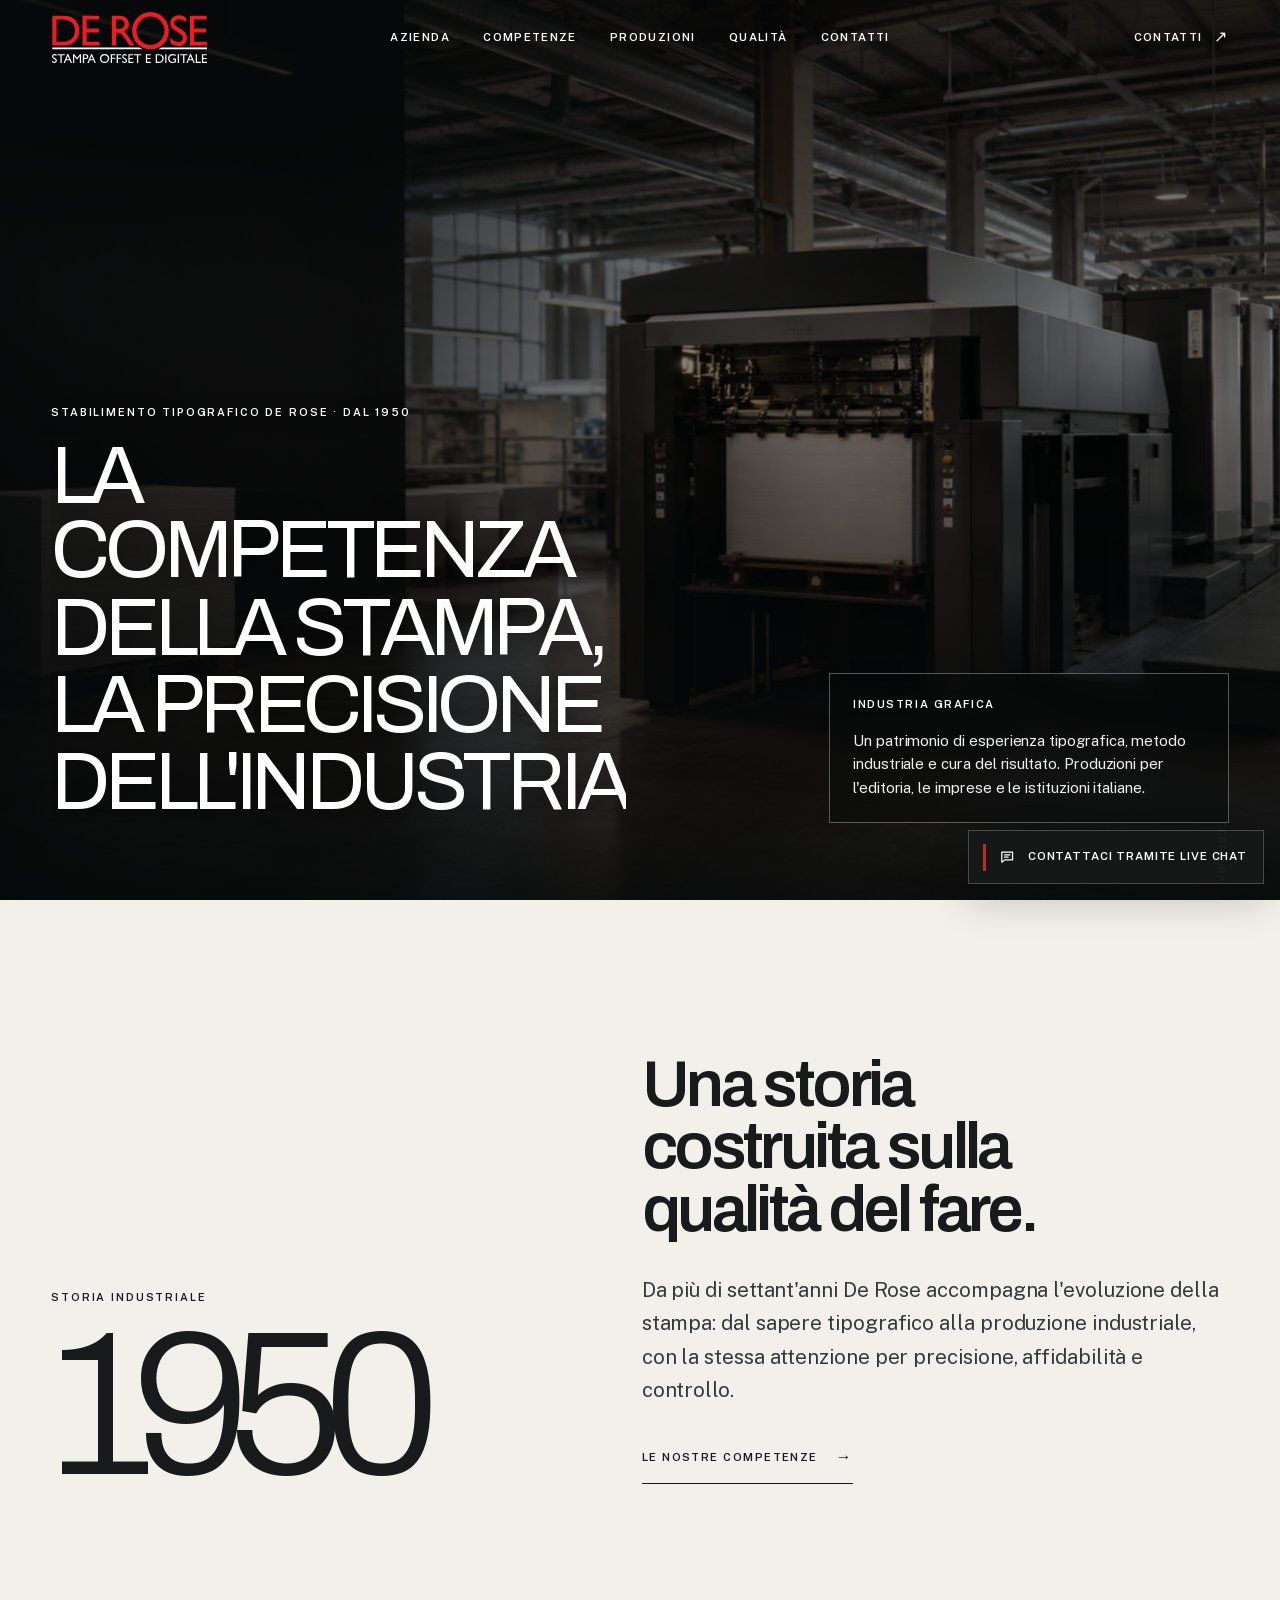
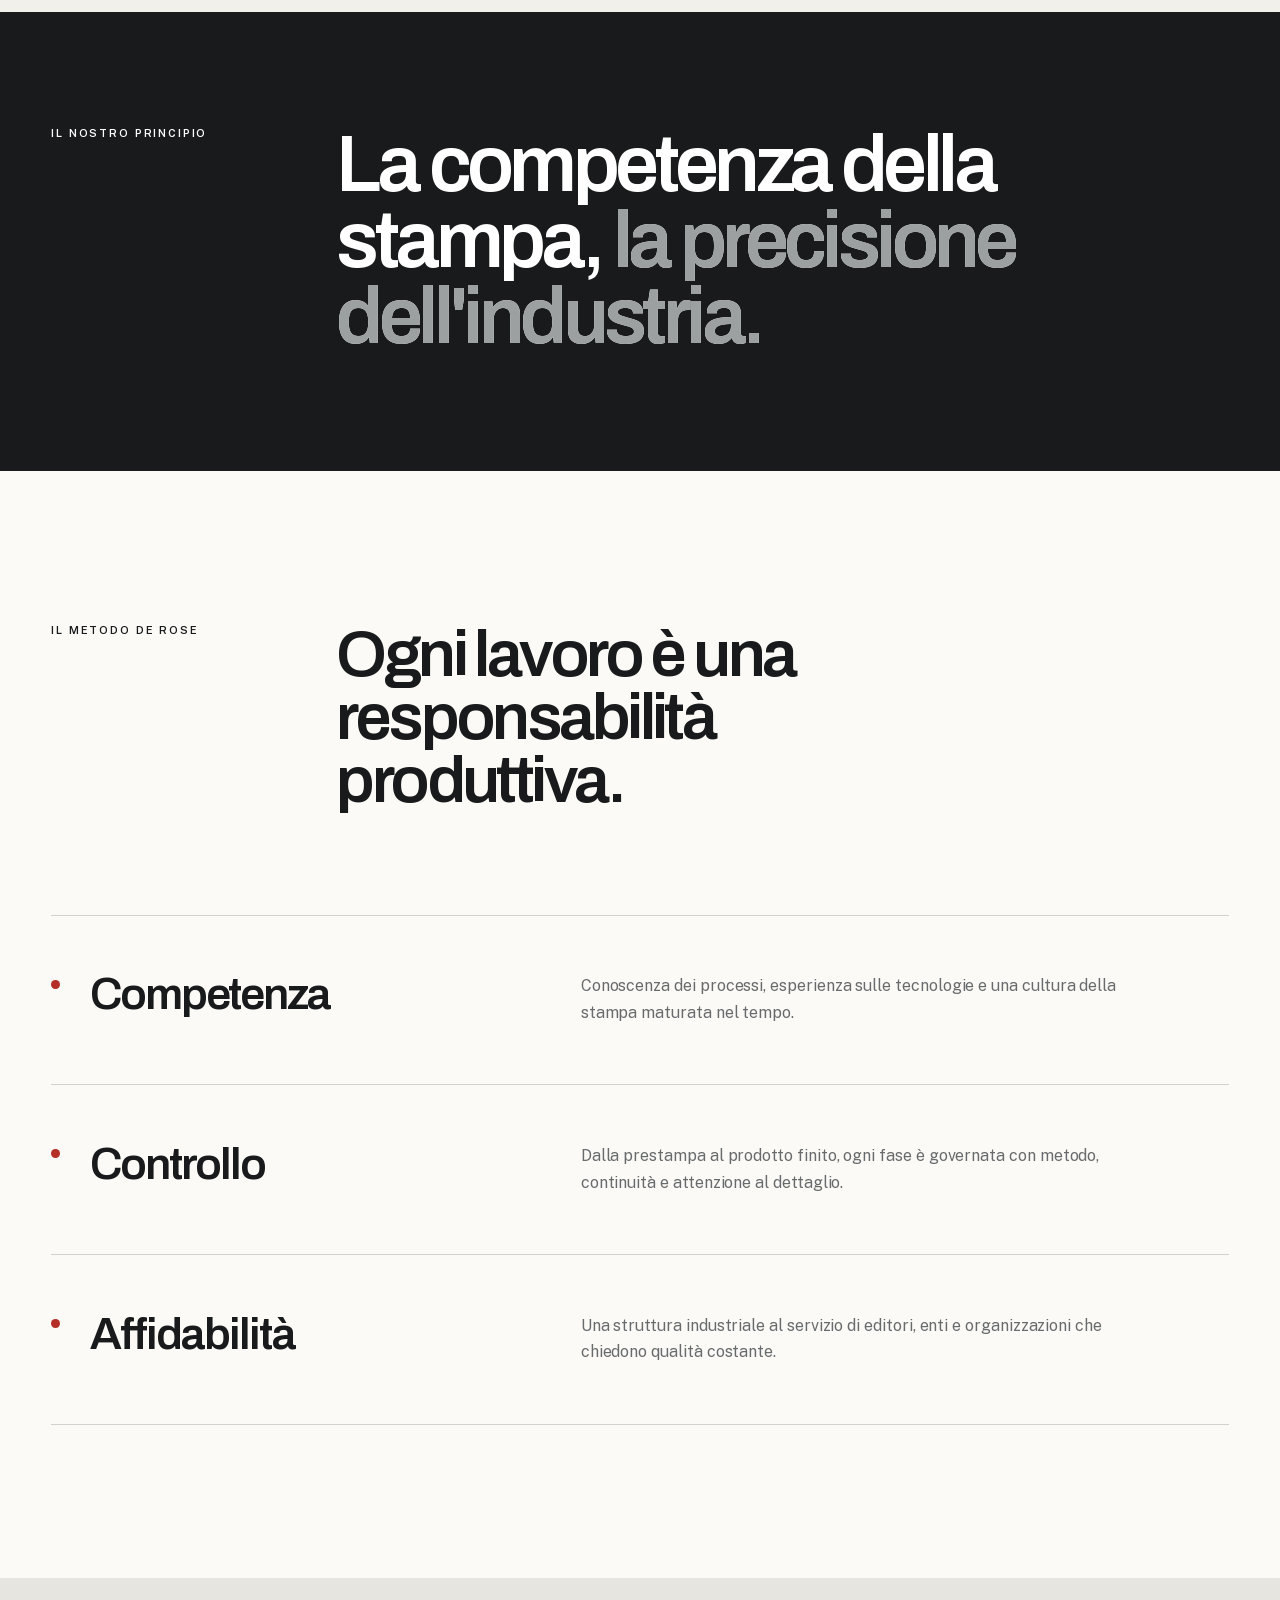
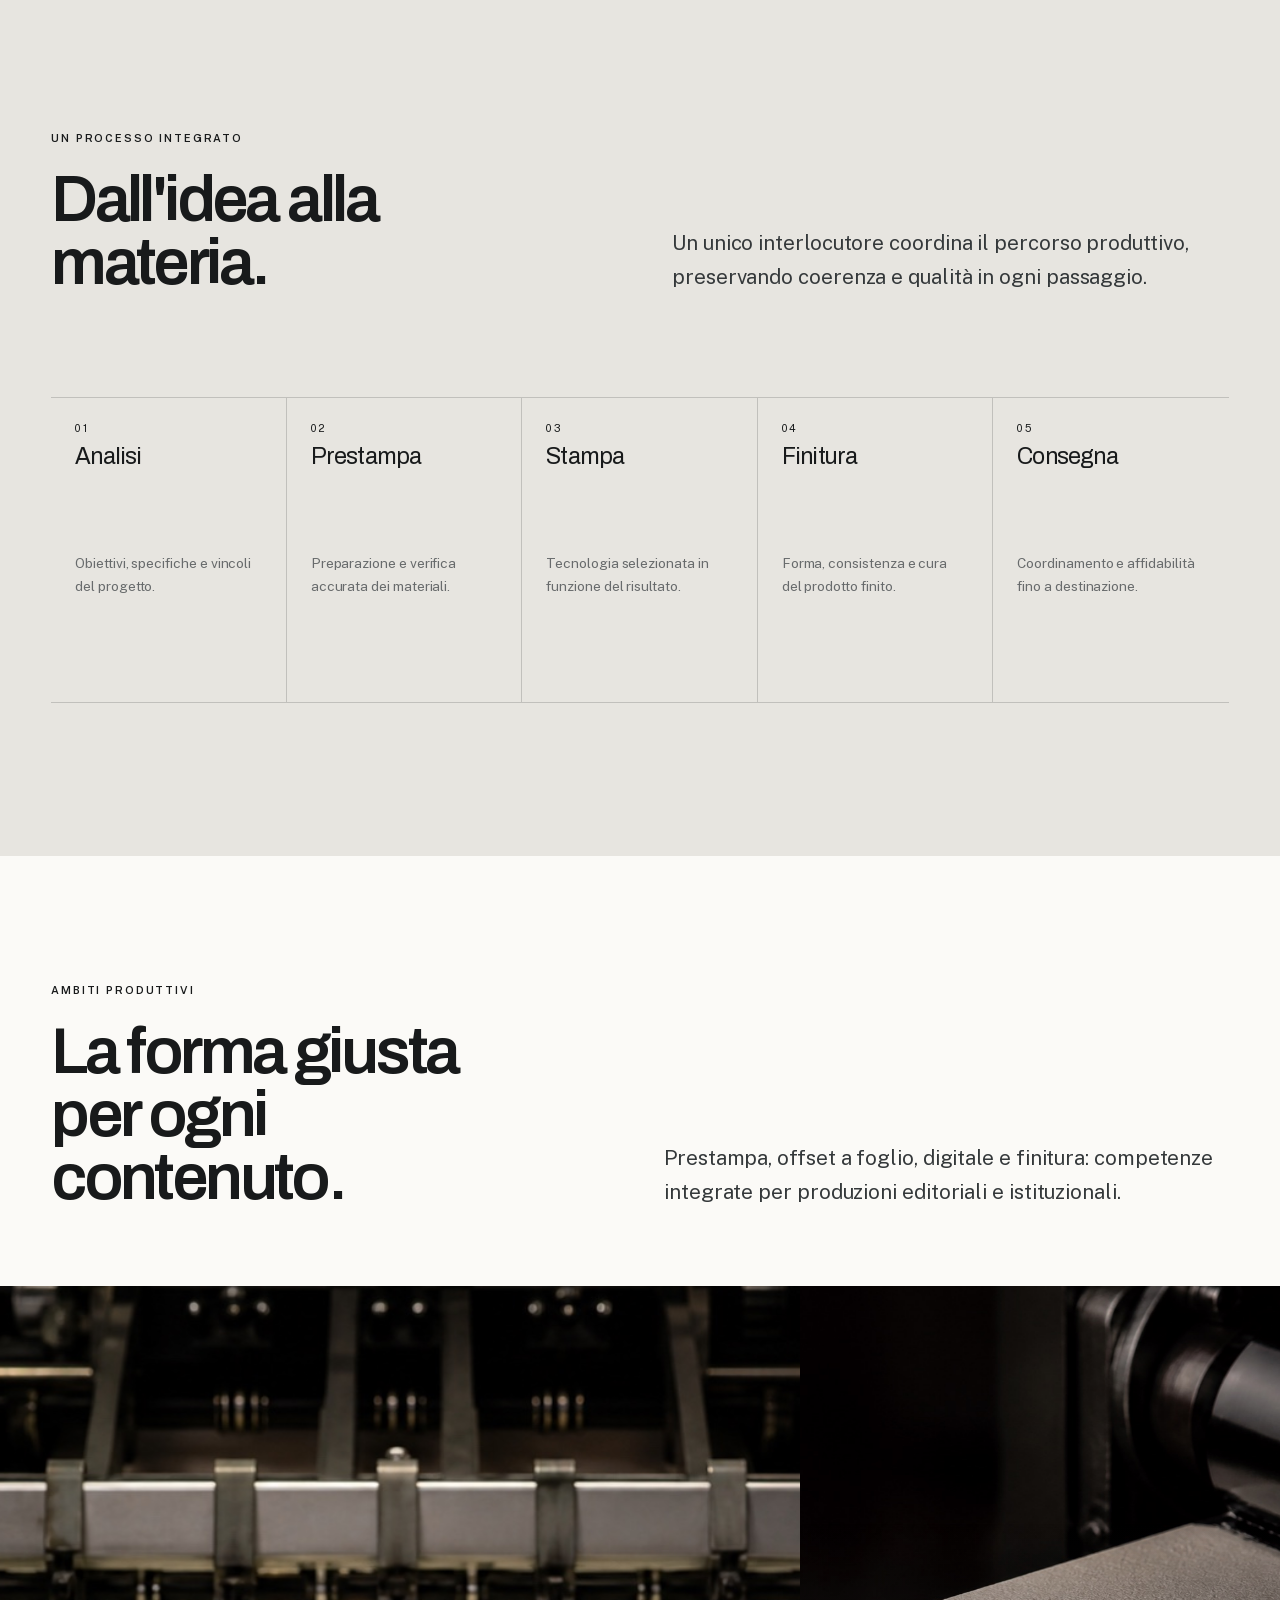
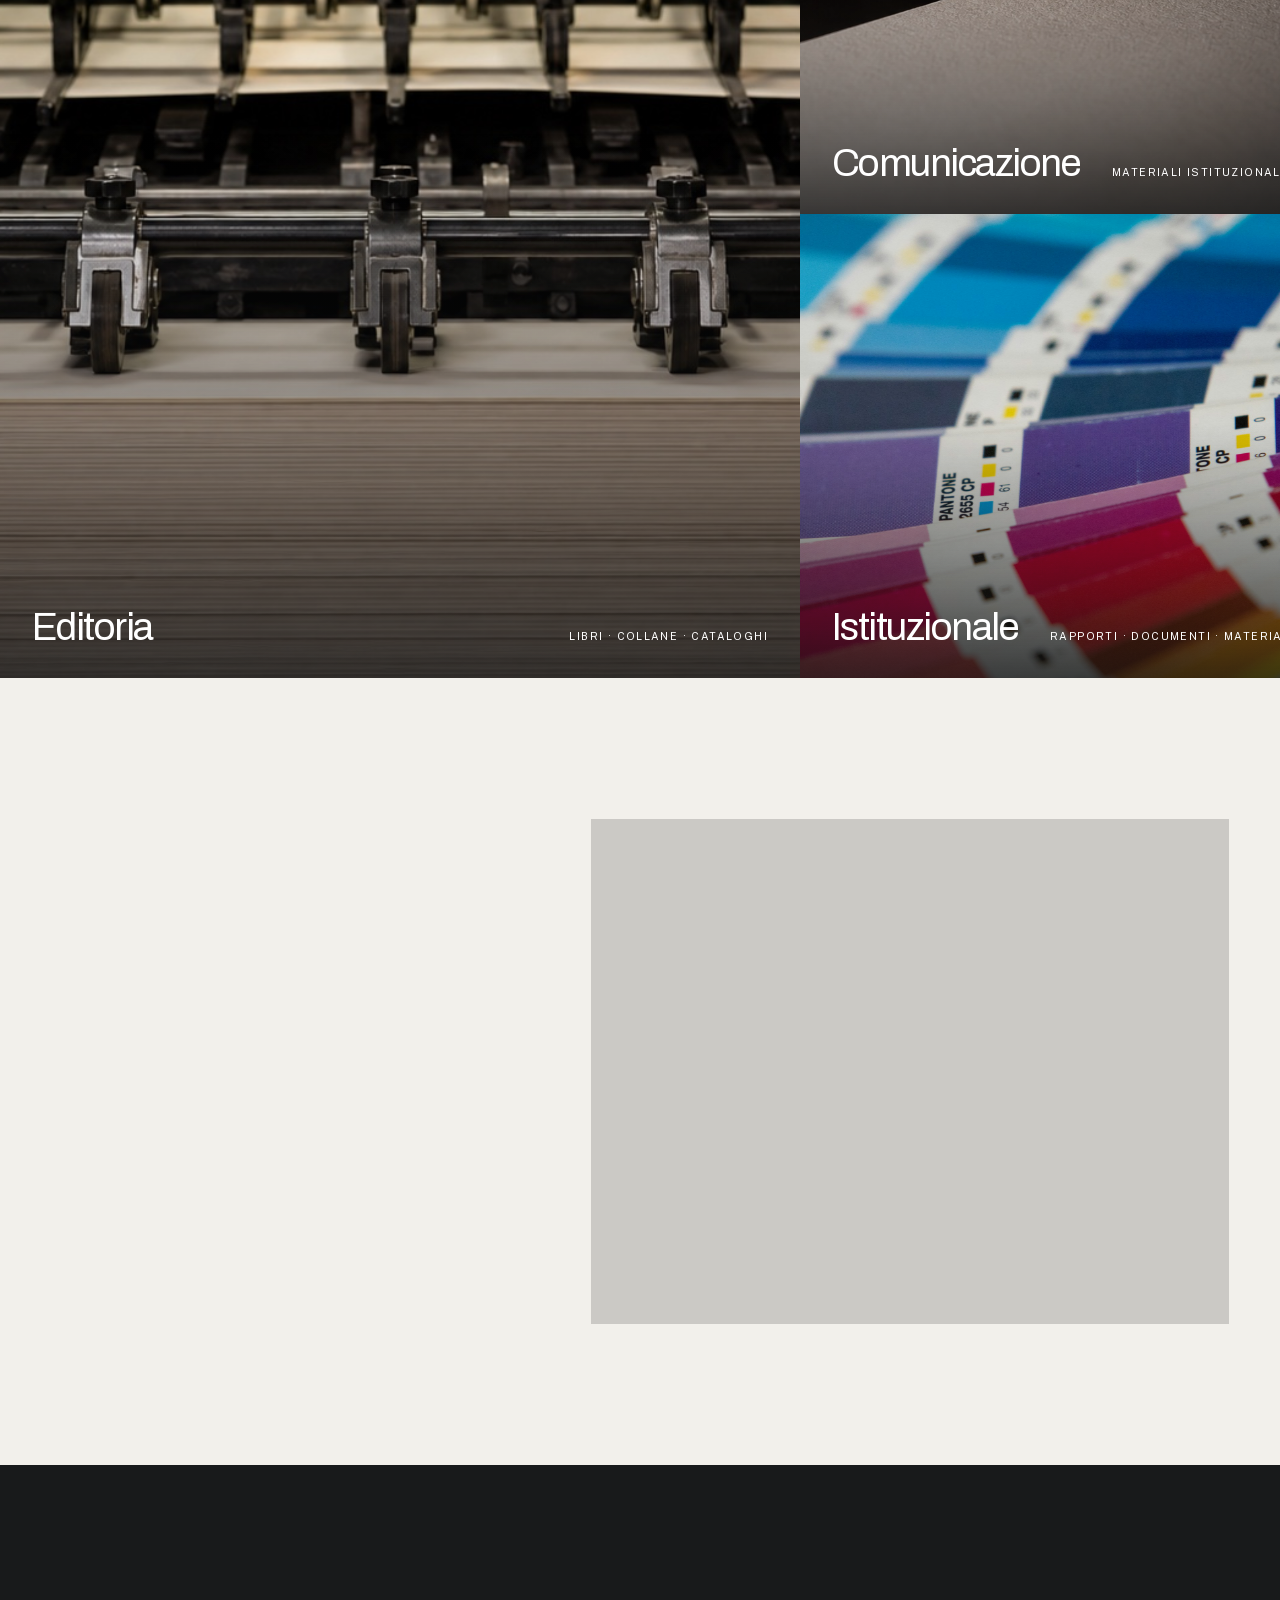
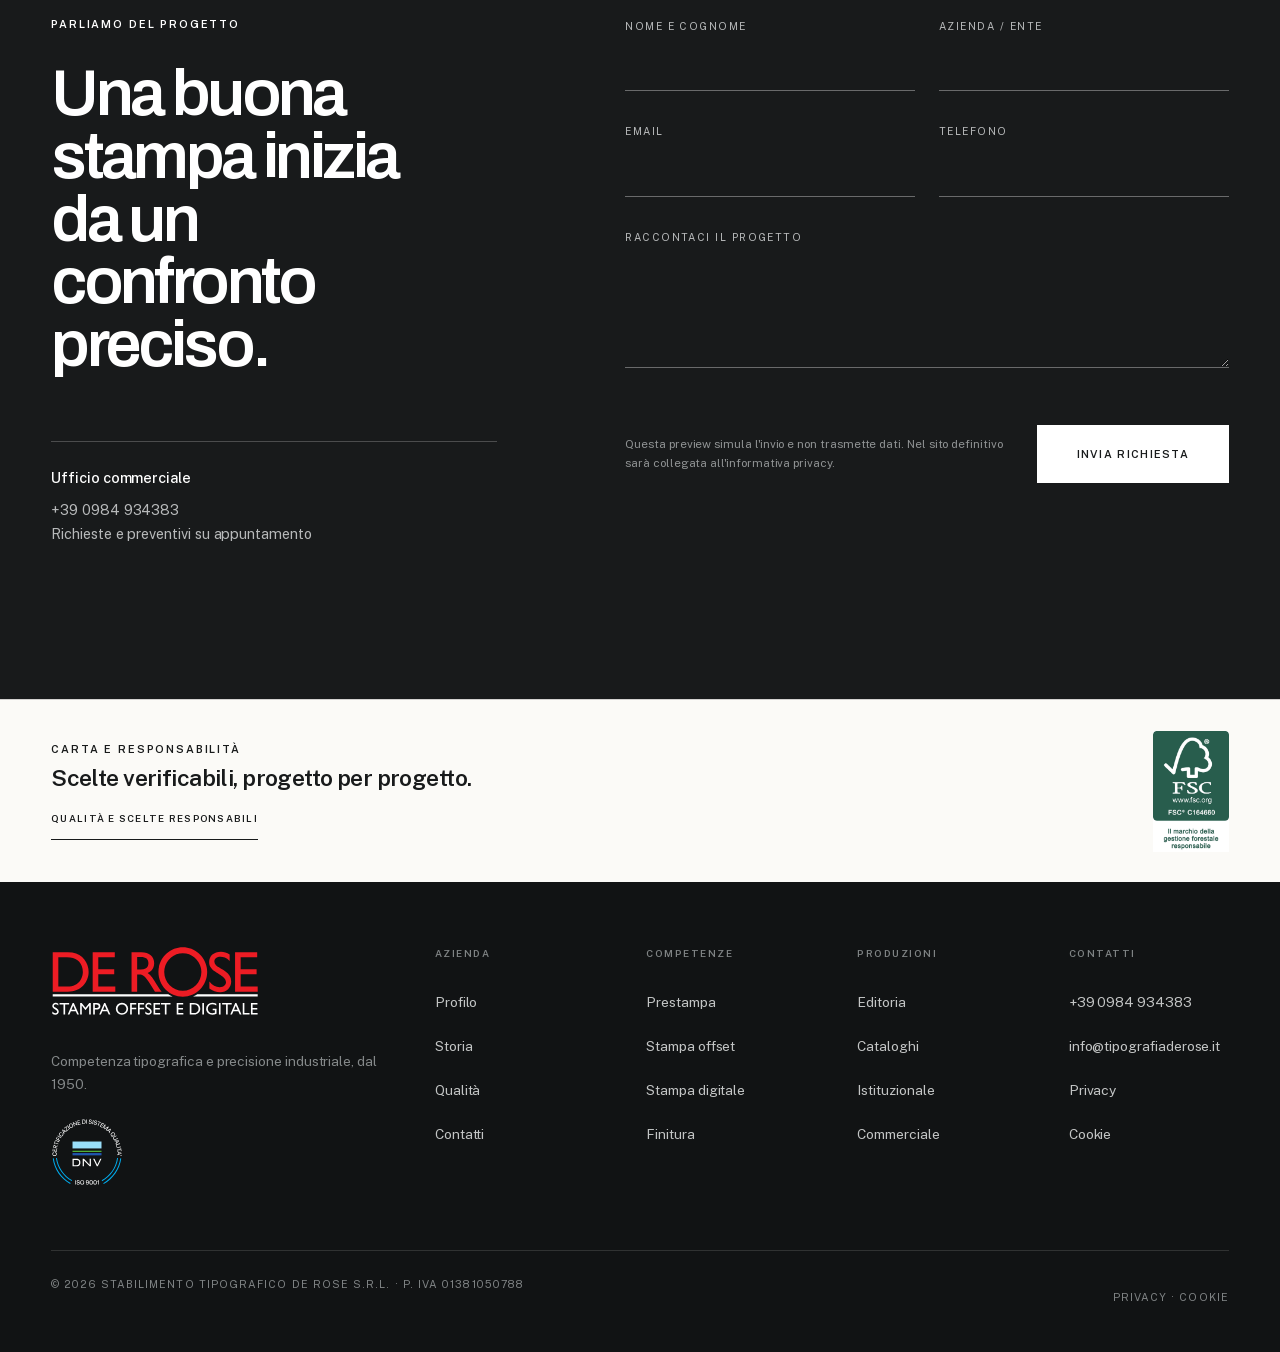
<file: index.html>
<!doctype html>
<html lang="it">
<head>
  <meta charset="utf-8">
  <meta name="viewport" content="width=device-width, initial-scale=1">
  <meta name="robots" content="noindex, nofollow, noarchive, nosnippet">
  <meta name="description" content="Stabilimento Tipografico De Rose: prestampa, stampa offset e digitale, finitura e controllo per produzioni editoriali e istituzionali dal 1950.">
  <meta name="theme-color" content="#f2f0eb">
  <title>Stabilimento Tipografico De Rose — Stampa italiana</title>
  <link rel="canonical" href="https://www.tipografiaderose.it/">
  <link rel="icon" href="favicon-de-rose-o.svg" type="image/svg+xml"><link rel="shortcut icon" href="favicon-de-rose-o.svg" type="image/svg+xml">
  <meta property="og:type" content="website">
  <meta property="og:locale" content="it_IT">
  <meta property="og:site_name" content="Stabilimento Tipografico De Rose">
  <meta property="og:title" content="Stabilimento Tipografico De Rose">
  <meta property="og:description" content="La competenza della stampa, la precisione dell'industria. Dal 1950.">
  <meta property="og:url" content="https://www.tipografiaderose.it/">
  <meta property="og:image" content="https://www.tipografiaderose.it/og-image.jpg">
  <meta property="og:image:alt" content="Stabilimento Tipografico De Rose — industria grafica italiana dal 1950">
  <meta name="twitter:card" content="summary_large_image">
  <meta name="twitter:title" content="Stabilimento Tipografico De Rose">
  <meta name="twitter:description" content="La competenza della stampa, la precisione dell'industria. Dal 1950.">
  <meta name="twitter:image" content="https://www.tipografiaderose.it/og-image.jpg">
  <link rel="stylesheet" href="assets/fonts.css">
  <link rel="stylesheet" href="assets/live-chat.css">
  <script type="application/ld+json">
    {
      "@context": "https://schema.org",
      "@graph": [
        {
          "@type": "Organization",
          "@id": "https://www.tipografiaderose.it/#organization",
          "name": "Stabilimento Tipografico De Rose S.r.l.",
          "alternateName": "De Rose",
          "url": "https://www.tipografiaderose.it/",
          "logo": "https://www.tipografiaderose.it/assets/logo-de-rose-vector.svg",
          "foundingDate": "1950",
          "taxID": "01381050788",
          "telephone": "+39 0984 934383",
          "email": "info@tipografiaderose.it",
          "areaServed": "IT",
          "contactPoint": {
            "@type": "ContactPoint",
            "contactType": "commerciale",
            "telephone": "+39 0984 934383",
            "email": "info@tipografiaderose.it",
            "availableLanguage": "it"
          },
          "address": {
            "@type": "PostalAddress",
            "streetAddress": "Via Sele 12",
            "postalCode": "87046",
            "addressLocality": "Montalto Uffugo",
            "addressCountry": "IT"
          }
        },
        {
          "@type": "WebSite",
          "@id": "https://www.tipografiaderose.it/#website",
          "url": "https://www.tipografiaderose.it/",
          "name": "Stabilimento Tipografico De Rose",
          "publisher": { "@id": "https://www.tipografiaderose.it/#organization" },
          "inLanguage": "it-IT"
        }
      ]
    }
  </script>
  <style>
    :root {
      --stone: #f2f0eb;
      --paper: #fbfaf7;
      --white: #fff;
      --graphite: #181a1b;
      --soft-graphite: #34383a;
      --line: rgba(24, 26, 27, .18);
      --line-dark: rgba(255,255,255,.22);
      --muted: #686b6c;
      --seal-red: #b52f29;
      --pad: clamp(1.25rem, 4vw, 4.75rem);
      --ease: cubic-bezier(.22, 1, .36, 1);
      --hero-shift: 0px;
      --scroll-progress: 0%;
      --eyebrow-title-gap: 1.5rem;
    }

    * { box-sizing: border-box; }
    html { scroll-behavior: smooth; overflow-x: hidden; }
    body {
      margin: 0;
      color: var(--graphite);
      background: var(--paper);
      font-family: "Public Sans", Arial, sans-serif;
      font-size: 16px;
      line-height: 1.67;
      letter-spacing: -.004em;
      -webkit-font-smoothing: antialiased;
      overflow-x: hidden;
    }
    body.menu-open { overflow: hidden; }
    a { color: inherit; text-decoration: none; }
    button, input, textarea { font: inherit; }
    button, a { -webkit-tap-highlight-color: transparent; }
    img { max-width: 100%; display: block; }
    ::selection { background: var(--graphite); color: var(--white); }
    :focus-visible { outline: 2px solid currentColor; outline-offset: 5px; }

    .skip-link {
      position: fixed;
      z-index: 1000;
      top: .75rem;
      left: .75rem;
      padding: .8rem 1rem;
      color: var(--white);
      background: var(--graphite);
      transform: translateY(-150%);
      transition: transform .2s ease;
    }
    .skip-link:focus { transform: translateY(0); }

    .eyebrow {
      margin: 0;
      font-size: .68rem;
      line-height: 1.2;
      font-weight: 600;
      letter-spacing: .17em;
      text-transform: uppercase;
    }
    .display {
      margin: 0;
      font-family: "Archivo", Arial, sans-serif;
      font-size: clamp(2.65rem, 7vw, 7.4rem);
      line-height: .91;
      letter-spacing: -.065em;
      font-weight: 400;
    }
    .section-title {
      margin: 0;
      max-width: 13ch;
      font-family: "Archivo", Arial, sans-serif;
      font-size: clamp(2.15rem, 5.1vw, 5.6rem);
      line-height: .96;
      letter-spacing: -.055em;
      font-weight: 590;
    }
    .lede {
      margin: 0;
      max-width: 37rem;
      color: var(--soft-graphite);
      font-size: clamp(1.05rem, 1.6vw, 1.35rem);
      line-height: 1.64;
      letter-spacing: -.004em;
    }
    .reveal {
      opacity: 0;
      transform: translateY(26px);
      transition: opacity .9s var(--ease), transform .9s var(--ease), clip-path 1.1s var(--ease);
      transition-delay: var(--delay, 0ms);
    }
    .reveal.is-visible { opacity: 1; transform: translateY(0); }
    .reveal-left { transform: translateX(-38px); }
    .reveal-right { transform: translateX(38px); }
    .reveal-left.is-visible, .reveal-right.is-visible { transform: translateX(0); }

    .scroll-progress {
      position: fixed;
      z-index: 250;
      top: 0;
      left: 0;
      width: var(--scroll-progress);
      height: 2px;
      background: currentColor;
      color: #fff;
      mix-blend-mode: difference;
      pointer-events: none;
    }
    .intro {
      position: fixed;
      z-index: 1000;
      inset: 0;
      display: grid;
      place-items: center;
      color: var(--graphite);
      background: var(--stone);
      transform: translateY(0);
      transition: transform 1.05s var(--ease) .25s;
    }
    .intro.is-complete { transform: translateY(-102%); }
    .intro-lockup { width: min(82vw, 640px); text-align: center; }
    .intro-mark {
      display: block;
      width: clamp(20rem, 40vw, 32rem);
      height: auto;
      margin: 0 auto;
      opacity: 0;
      transform: scale(.92);
      animation: introMark .8s var(--ease) .08s forwards;
    }
    .intro-descriptor {
      margin-top: 1.45rem;
      font-size: .61rem;
      font-weight: 600;
      letter-spacing: .26em;
      text-transform: uppercase;
      opacity: 0;
      transform: translateY(7px);
      animation: introDescriptor .65s var(--ease) .22s forwards;
    }
    .intro-line { width: 100%; height: 1px; margin-top: 1.65rem; background: rgba(24,26,27,.2); overflow: hidden; }
    .intro-line::after { content: ""; display: block; width: 100%; height: 100%; background: var(--graphite); transform: translateX(-100%); animation: introLine 1.15s var(--ease) forwards; }
    @keyframes introMark { to { opacity: 1; transform: scale(1); } }
    @keyframes introDescriptor { to { opacity: 1; transform: translateY(0); } }
    @keyframes introLine { to { transform: translateX(0); } }

    .site-nav {
      position: fixed;
      inset: 0 0 auto;
      z-index: 100;
      height: 76px;
      padding: 0 var(--pad);
      color: var(--white);
      transition: color .35s ease, background .35s ease, border-color .35s ease;
      border-bottom: 1px solid transparent;
      opacity: 0;
      animation: navEnter .9s var(--ease) 1.15s forwards;
    }
    @keyframes navEnter { from { opacity: 0; } to { opacity: 1; } }
    .site-nav.scrolled {
      color: var(--graphite);
      background: rgba(251, 250, 247, .94);
      border-color: var(--line);
      backdrop-filter: blur(16px);
    }
    .nav-inner {
      max-width: 1600px;
      height: 100%;
      margin: 0 auto;
      display: grid;
      grid-template-columns: 1fr auto 1fr;
      align-items: center;
    }
    .brand {
      display: inline-flex;
      align-items: center;
      min-height: 44px;
      width: fit-content;
    }
    .brand-official { width: clamp(9.8rem, 11.5vw, 10.8rem); height: auto; }
    .site-nav.scrolled .brand-official { content: url("assets/logo-de-rose-vector.svg"); }
    .year, .manifesto h2, .pillar h3, .process-step h3, .production-label h3, .trust-row h3, .contact-intro h2 { font-family: "Archivo", Arial, sans-serif; }
    .nav-links { display: flex; align-items: center; gap: clamp(1.3rem, 2.6vw, 3rem); }
    .nav-links a, .nav-contact {
      display: inline-flex;
      min-height: 44px;
      align-items: center;
      font-size: .71rem;
      font-weight: 600;
      text-transform: uppercase;
      letter-spacing: .12em;
    }
    .mobile-contact { display: none; }
    .nav-links a { position: relative; }
    .nav-links a::after {
      content: "";
      position: absolute;
      left: 0;
      bottom: -.45rem;
      width: 100%;
      height: 1px;
      background: currentColor;
      transform: scaleX(0);
      transform-origin: right;
      transition: transform .35s var(--ease);
    }
    .nav-links a:hover::after { transform: scaleX(1); transform-origin: left; }
    .nav-contact { justify-self: end; display: flex; align-items: center; gap: .75rem; }
    .nav-contact::after { content: "\2197"; font-size: 1rem; font-weight: 400; }
    .menu-toggle { display: none; min-width: 44px; min-height: 44px; background: none; border: 0; padding: .5rem; color: inherit; }

    .hero {
      position: relative;
      min-height: 100svh;
      display: grid;
      align-items: end;
      overflow: hidden;
      color: var(--white);
      background: var(--graphite);
    }
    .hero-media, .hero-shade { position: absolute; inset: 0; }
    .hero-media {
      background: url("assets/sheetfed-hall-v1.jpg") center center / cover no-repeat;
      transform: translate3d(0, var(--hero-shift), 0) scale(1.09);
      animation: heroSettle 2.2s var(--ease) .45s both;
      will-change: transform;
    }
    @keyframes heroSettle { from { filter: saturate(.7) brightness(.68); } to { filter: saturate(.9) brightness(.86); } }
    .hero-shade {
      background:
        linear-gradient(90deg, rgba(7,9,10,.84) 0%, rgba(7,9,10,.66) 30%, rgba(7,9,10,.22) 65%, rgba(7,9,10,.28) 100%),
        linear-gradient(180deg, rgba(7,9,10,.52) 0%, rgba(7,9,10,.06) 45%, rgba(7,9,10,.88) 100%);
    }
    .hero-grid {
      position: relative;
      z-index: 1;
      width: 100%;
      max-width: 1600px;
      margin: 0 auto;
      padding: 8rem var(--pad) clamp(2.6rem, 6vw, 5.5rem);
      display: grid;
      grid-template-columns: minmax(0, 1fr) minmax(14rem, 25rem);
      align-items: end;
      gap: 3rem;
    }
    .hero-grid > * { min-width: 0; }
    .hero-copy { text-shadow: 0 2px 28px rgba(0,0,0,.48); }
    .hero-copy .eyebrow { margin-bottom: 1.35rem; opacity: 0; animation: heroFade .8s var(--ease) 1.32s forwards; }
    .hero-copy .display { max-width: 12.5ch; font-size: clamp(2.8rem, 6.35vw, 6.8rem); text-transform: uppercase; }
    .hero-line { display: block; overflow: hidden; padding-bottom: .04em; }
    .hero-line > span { display: block; transform: translateY(115%); animation: lineRise 1.05s var(--ease) forwards; }
    .hero-line:nth-child(1) > span { animation-delay: 1.35s; }
    .hero-line:nth-child(2) > span { animation-delay: 1.48s; }
    .hero-line:nth-child(3) > span { animation-delay: 1.61s; }
    .hero-line:nth-child(4) > span { animation-delay: 1.74s; }
    @keyframes lineRise { to { transform: translateY(0); } }
    @keyframes heroFade { to { opacity: 1; } }
    .hero-note {
      padding: 1.35rem 1.45rem 1.45rem;
      border: 1px solid rgba(255,255,255,.32);
      color: rgba(255,255,255,.94);
      background: rgba(8,10,11,.42);
      backdrop-filter: blur(12px);
      font-size: .94rem;
      line-height: 1.55;
      opacity: 0;
      transform: translateY(20px);
      animation: noteEnter .9s var(--ease) 1.8s forwards;
    }
    @keyframes noteEnter { to { opacity: 1; transform: translateY(0); } }
    .hero-note strong { display: block; margin-bottom: 1rem; color: #fff; font-size: .7rem; text-transform: uppercase; letter-spacing: .14em; }
    .hero-scroll {
      position: absolute;
      right: var(--pad);
      bottom: 1rem;
      z-index: 2;
      font-size: .62rem;
      text-transform: uppercase;
      letter-spacing: .14em;
      writing-mode: vertical-rl;
      animation: scrollPulse 2.2s ease-in-out 2.1s infinite;
    }
    @keyframes scrollPulse { 50% { transform: translateY(8px); opacity: .55; } }

    .capacity {
      background: var(--stone);
      padding: clamp(6rem, 12vw, 12rem) var(--pad) 0;
    }
    .capacity-inner { max-width: 1600px; margin: 0 auto; }
    .capacity-head {
      display: grid;
      grid-template-columns: 1fr 1.15fr;
      gap: 5rem;
      align-items: end;
      padding-bottom: clamp(5rem, 10vw, 9rem);
    }
    .capacity-meta { display: grid; gap: 1.5rem; align-content: end; }
    .year {
      margin: 0;
      font-size: clamp(5rem, 16vw, 14.8rem);
      line-height: .76;
      font-weight: 300;
      letter-spacing: -.085em;
      transition: letter-spacing 1.2s var(--ease);
    }
    .capacity-head.is-visible .year { letter-spacing: -.105em; }
    .capacity-copy { display: grid; gap: 2rem; justify-items: start; }
    .text-link {
      display: inline-flex;
      min-height: 44px;
      align-items: center;
      gap: 1.1rem;
      padding-bottom: .45rem;
      border-bottom: 1px solid;
      font-size: .7rem;
      font-weight: 600;
      text-transform: uppercase;
      letter-spacing: .13em;
    }
    .text-link::after { content: "\2192"; font-size: 1rem; font-weight: 400; }
    .manifesto {
      margin-inline: calc(var(--pad) * -1);
      padding: clamp(4.7rem, 9vw, 8rem) var(--pad);
      background: var(--graphite);
      color: var(--white);
    }
    .manifesto-inner {
      max-width: 1600px;
      margin: 0 auto;
      display: grid;
      grid-template-columns: .42fr 1.58fr;
      gap: 3rem;
      align-items: start;
    }
    .manifesto h2 {
      margin: 0;
      max-width: 18ch;
      font-size: clamp(2.7rem, 6.2vw, 7rem);
      line-height: .96;
      font-weight: 590;
      letter-spacing: -.058em;
    }
    .manifesto h2 span { color: #9ca0a1; }
    .manifesto h2 { background: linear-gradient(90deg, #fff 0 50%, #9ca0a1 50% 100%); background-size: 200% 100%; background-position: 100% 0; -webkit-background-clip: text; background-clip: text; color: transparent; transition: background-position 1.5s var(--ease) .2s; }
    .manifesto-inner.is-visible h2 { background-position: 0 0; }

    .pillars { padding: clamp(6rem, 12vw, 11rem) var(--pad); background: var(--paper); }
    .pillars-inner { max-width: 1600px; margin: 0 auto; }
    .pillars-header { display: grid; grid-template-columns: .42fr 1.58fr; gap: 3rem; margin-bottom: clamp(4rem, 8vw, 7rem); }
    .pillar-list { border-top: 1px solid var(--line); }
    .pillar {
      position: relative;
      display: grid;
      grid-template-columns: .78fr 1.22fr;
      gap: clamp(2rem, 6vw, 6rem);
      padding: clamp(2.4rem, 4.5vw, 4.2rem) 0 clamp(2.4rem, 4.5vw, 4.2rem) clamp(1.6rem, 3vw, 3rem);
      border-bottom: 1px solid var(--line);
      align-items: start;
      transition: padding-left .55s var(--ease), background .55s ease;
    }
    .pillar::before { content: ""; position: absolute; top: clamp(2.8rem, 5vw, 4.7rem); left: 0; width: .55rem; height: .55rem; border-radius: 50%; background: var(--seal-red); transition: transform .55s var(--ease); }
    .pillar:hover { padding-left: clamp(2rem, 3.6vw, 3.7rem); background: rgba(24,26,27,.025); }
    .pillar:hover::before { transform: scale(1.55); }
    .pillar h3 { margin: 0; font-size: clamp(1.9rem, 3.5vw, 3.8rem); line-height: .96; font-weight: 590; letter-spacing: -.045em; }
    .pillar p { margin: 0; max-width: 35rem; color: var(--muted); }

    .process { background: #e7e5e0; padding: clamp(6rem, 12vw, 11rem) var(--pad); }
    .process-inner { max-width: 1600px; margin: 0 auto; }
    .process-head { display: grid; grid-template-columns: 1fr 1fr; gap: 4rem; align-items: end; margin-bottom: clamp(4rem, 8vw, 7rem); }
    .process-head > div, .productions-head > div { display: grid; gap: var(--eyebrow-title-gap); }
    .process-grid { display: grid; grid-template-columns: repeat(5, 1fr); border-top: 1px solid var(--line); border-bottom: 1px solid var(--line); }
    .process-step { min-height: 19rem; padding: 1.4rem 1.5rem 1.8rem; display: grid; grid-template-rows: auto 1fr auto 4.7em; border-right: 1px solid var(--line); }
    .process-step { position: relative; overflow: hidden; transition: color .45s ease, background .45s ease; }
    .process-step::before { content: ""; position: absolute; inset: auto 0 0; height: 0; background: var(--graphite); transition: height .55s var(--ease); z-index: 0; }
    .process-step > * { position: relative; z-index: 1; }
    .process-step:hover { color: #fff; }
    .process-step:hover::before { height: 100%; }
    .process-step:hover p { color: #c8cacb; }
    .process-step:last-child { border-right: 0; }
    .process-step span { font-size: .66rem; letter-spacing: .13em; }
    .process-step h3 { margin: 0 0 1rem; font-size: clamp(1.3rem, 1.8vw, 2rem); font-weight: 400; letter-spacing: -.035em; }
    .process-step p { margin: 0; color: var(--muted); font-size: .86rem; }

    .productions { background: var(--paper); }
    .productions-head { max-width: 1600px; margin: 0 auto; padding: clamp(6rem, 10vw, 9rem) var(--pad) clamp(3rem, 6vw, 5rem); display: grid; grid-template-columns: 1fr 1fr; gap: 3rem; align-items: end; }
    .production-grid { display: grid; grid-template-columns: 1.25fr .75fr; grid-template-rows: 33rem 29rem; }
    .production-tile { position: relative; overflow: hidden; min-height: 22rem; }
    .production-tile:first-child { grid-row: 1 / span 2; }
    .production-image { position: absolute; inset: -5% 0; background-size: cover; background-position: center; transform: translate3d(0, var(--tile-shift, 0px), 0) scale(1.055); transition: transform 1.2s var(--ease), filter .8s ease; will-change: transform; }
    .production-tile:hover .production-image { transform: translate3d(0, var(--tile-shift, 0px), 0) scale(1.085); filter: saturate(.85) contrast(1.04); }
    .production-tile::after { content: ""; position: absolute; inset: 0; background: linear-gradient(180deg, transparent 45%, rgba(15,17,18,.78)); }
    .prod-one .production-image { background-image: url("assets/sheetfed-feed-v1.jpg"); }
    .prod-two .production-image { background-image: url("assets/paper-macro.jpg"); }
    .prod-three .production-image { background-image: url("assets/stock-colour-control-v1.jpg"); background-position: 58% center; }
    .prod-one, .prod-two, .prod-three { color: var(--white); }
    .prod-three { background: var(--graphite); color: var(--white); }
    .production-label { position: absolute; z-index: 1; inset: auto 2rem 2rem; display: flex; justify-content: space-between; align-items: end; gap: 2rem; }
    .production-label h3 { margin: 0; font-size: clamp(1.6rem, 3vw, 3rem); line-height: 1; font-weight: 400; letter-spacing: -.04em; }
    .production-label span { font-size: .67rem; text-transform: uppercase; letter-spacing: .13em; white-space: nowrap; }

    .trust { background: var(--stone); padding: clamp(6rem, 11vw, 10rem) var(--pad); }
    .trust-inner { max-width: 1600px; margin: 0 auto; display: grid; grid-template-columns: .8fr 1.2fr; gap: clamp(4rem, 9vw, 10rem); }
    .trust-copy { display: grid; align-content: start; gap: 2rem; }
    .trust-copy .section-title { max-width: 9ch; }
    .trust-list { display: grid; grid-template-columns: 1fr 1fr; gap: 1px; padding: 1px; background: var(--line); }
    .trust-row { min-height: 13rem; padding: clamp(1.5rem, 3vw, 2.4rem); display: grid; align-content: space-between; background: var(--paper); transition: color .45s ease, background .45s ease; }
    .trust-row h3::before { content: ""; display: block; width: 2.4rem; height: 2px; margin-bottom: clamp(2.8rem, 5vw, 4.5rem); background: var(--seal-red); transition: width .5s var(--ease); }
    .trust-row:hover { color: #fff; background: var(--graphite); }
    .trust-row:hover h3::before { width: 4.2rem; }
    .trust-row h3 { margin: 0 0 .7rem; font-size: clamp(1.25rem, 1.8vw, 1.7rem); line-height: 1.05; font-weight: 590; letter-spacing: -.025em; }
    .trust-row p { margin: 0; color: var(--muted); font-size: .91rem; max-width: 38rem; }
    .trust-row:hover p { color: #b9bcbd; }

    .contact { background: var(--graphite); color: var(--white); padding: clamp(6rem, 12vw, 11rem) var(--pad); }
    .contact-inner { max-width: 1600px; margin: 0 auto; display: grid; grid-template-columns: .85fr 1.15fr; gap: clamp(4rem, 10vw, 11rem); }
    .contact-intro { display: grid; align-content: start; gap: 2rem; }
    .contact-intro .section-title { max-width: 10ch; }
    .contact-details { margin-top: 2rem; padding-top: 1.5rem; border-top: 1px solid var(--line-dark); color: #b7b9ba; font-size: .9rem; }
    .contact-details strong { color: #fff; font-weight: 500; display: block; margin-bottom: .5rem; }
    .form { display: grid; grid-template-columns: 1fr 1fr; gap: 2rem 1.5rem; align-content: start; }
    .field { position: relative; }
    .field.full { grid-column: 1 / -1; }
    .field label { display: block; margin-bottom: .65rem; font-size: .65rem; text-transform: uppercase; letter-spacing: .14em; color: #b7b9ba; }
    .field input, .field textarea {
      width: 100%;
      border: 0;
      border-bottom: 1px solid rgba(255,255,255,.35);
      border-radius: 0;
      background: transparent;
      color: #fff;
      padding: .25rem 0 .85rem;
      outline: none;
      transition: border-color .25s ease;
    }
    .field input:focus, .field textarea:focus { border-color: #fff; }
    .field textarea { min-height: 7rem; resize: vertical; }
    .submit-row { grid-column: 1 / -1; display: flex; justify-content: space-between; align-items: center; gap: 2rem; padding-top: 1rem; }
    .privacy { max-width: 26rem; margin: 0; color: #909394; font-size: .72rem; }
    .submit {
      min-width: 12rem;
      min-height: 3.65rem;
      padding: .8rem 1.5rem;
      border: 1px solid #fff;
      border-radius: 0;
      color: var(--graphite);
      background: #fff;
      cursor: pointer;
      font-size: .68rem;
      font-weight: 600;
      text-transform: uppercase;
      letter-spacing: .12em;
      transition: color .3s ease, background .3s ease;
    }
    .submit:hover { color: #fff; background: transparent; }
    .submit:disabled { cursor: wait; opacity: .7; }
    .form-status { grid-column: 1 / -1; min-height: 1.5rem; margin: 0; color: #c8cacb; font-size: .86rem; }

    .fsc-footer-band { border-top: 1px solid var(--line); color: var(--graphite); background: var(--paper); }
    .fsc-footer-band-inner {
      max-width: 1600px;
      margin: 0 auto;
      padding: clamp(1.35rem, 2.4vw, 2rem) var(--pad);
      display: grid;
      grid-template-columns: minmax(0, 1fr) auto;
      align-items: center;
      gap: clamp(1.5rem, 4vw, 4rem);
    }
    .fsc-footer-copy { max-width: 42rem; }
    .fsc-footer-copy .eyebrow { margin: 0 0 .55rem; }
    .fsc-footer-title { margin: 0; font-size: clamp(1.18rem, 1.8vw, 1.55rem); font-weight: 600; letter-spacing: -.025em; line-height: 1.12; }
    .fsc-footer-link { display: inline-flex; min-height: 40px; margin-top: .55rem; align-items: center; border-bottom: 1px solid var(--graphite); font-size: .61rem; font-weight: 600; letter-spacing: .13em; text-transform: uppercase; }
    .fsc-footer-link:hover { color: var(--seal-red); border-color: var(--seal-red); }
    .fsc-footer-mark { width: clamp(4.75rem, 5vw, 5.25rem); justify-self: end; }
    .fsc-footer-mark img { display: block; width: 100%; height: auto; }

    .footer { background: #111314; color: #c3c5c5; padding: 4rem var(--pad) 2rem; }
    .footer-inner { max-width: 1600px; margin: 0 auto; }
    .footer-top { display: grid; grid-template-columns: 1.35fr repeat(4, minmax(0, .65fr)); gap: clamp(2rem, 4vw, 4rem); padding-bottom: 4rem; }
    .footer-brand .brand { min-height: 0; }
    .footer-brand .brand-official { width: clamp(13rem, 16vw, 15rem); }
    .footer-brand p { max-width: 23rem; margin: 1.6rem 0 0; font-size: .85rem; color: #85898a; }
    .footer-certification-wrap { width: fit-content; margin-top: 1.4rem; padding: 0; background: transparent; }
    .footer-certification { width: 4.5rem; height: auto; }
    .footer-col h3 { margin: 0 0 1.1rem; color: #7f8384; font-size: .62rem; text-transform: uppercase; letter-spacing: .15em; font-weight: 600; }
    .footer-col a, .footer-col p { display: flex; min-height: 44px; align-items: center; margin: 0; font-size: .86rem; }
    .footer-bottom { padding-top: 1.6rem; border-top: 1px solid rgba(255,255,255,.13); display: flex; justify-content: space-between; gap: 2rem; color: #7f8384; font-size: .67rem; text-transform: uppercase; letter-spacing: .1em; }
    .footer-bottom a { display: inline-flex; min-height: 44px; align-items: center; }

    @media (max-width: 1100px) {
      .site-nav { height: 66px; }
      .nav-inner { grid-template-columns: 1fr auto; }
      .nav-links {
        position: fixed;
        inset: 66px 0 auto;
        height: calc(100svh - 66px);
        display: flex;
        flex-direction: column;
        align-items: flex-start;
        justify-content: center;
        gap: 1.7rem;
        padding: var(--pad);
        color: var(--graphite);
        background: var(--paper);
        opacity: 0;
        visibility: hidden;
        transform: translateY(-10px);
        transition: all .3s var(--ease);
      }
      .nav-links.open { opacity: 1; visibility: visible; transform: translateY(0); }
      .nav-links a { font-size: clamp(1.8rem, 7vw, 3.3rem); letter-spacing: -.04em; text-transform: none; font-weight: 400; }
      .nav-links .mobile-contact { display: block; }
      .nav-contact { display: none; }
      .menu-toggle { display: block; font-size: .68rem; text-transform: uppercase; letter-spacing: .13em; cursor: pointer; }
    }

    @media (max-width: 900px) {
      .site-nav { height: 66px; }
      .nav-inner { grid-template-columns: 1fr auto; }
      .nav-links {
        position: fixed;
        inset: 66px 0 auto;
        height: calc(100svh - 66px);
        display: flex;
        flex-direction: column;
        align-items: flex-start;
        justify-content: center;
        gap: 1.7rem;
        padding: var(--pad);
        color: var(--graphite);
        background: var(--paper);
        opacity: 0;
        visibility: hidden;
        transform: translateY(-10px);
        transition: all .3s var(--ease);
      }
      .nav-links.open { opacity: 1; visibility: visible; transform: translateY(0); }
      .nav-links a { font-size: clamp(1.8rem, 7vw, 3.3rem); letter-spacing: -.04em; text-transform: none; font-weight: 400; }
      .nav-links .mobile-contact { display: block; }
      .nav-contact { display: none; }
      .menu-toggle { display: block; font-size: .68rem; text-transform: uppercase; letter-spacing: .13em; cursor: pointer; }
      .hero-grid, .capacity-head, .manifesto-inner, .pillars-header, .process-head, .productions-head, .trust-inner, .contact-inner { grid-template-columns: 1fr; }
      .hero-grid { gap: 2.2rem; }
      .hero-note { max-width: 29rem; }
      .manifesto-inner, .pillars-header { gap: 1.5rem; }
      .pillar { grid-template-columns: .72fr 1.28fr; }
      .process-grid { grid-template-columns: 1fr 1fr; }
      .process-step { min-height: 14rem; grid-template-rows: auto 1fr auto 3.3em; border-bottom: 1px solid var(--line); }
      .process-step:nth-child(2), .process-step:nth-child(4) { border-right: 0; }
      .process-step:last-child { grid-column: 1 / -1; }
      .production-grid { grid-template-columns: 1fr 1fr; grid-template-rows: 34rem 25rem; }
      .production-tile:first-child { grid-column: 1 / -1; grid-row: auto; }
      .footer-top { grid-template-columns: 1.2fr 1fr 1fr; }
    }

    @media (max-width: 600px) {
      .brand-official { width: clamp(8.8rem, 43vw, 10rem); }
      .footer-brand .brand-official { width: min(15rem, 72vw); }
      .site-nav:not(.scrolled) {
        background: linear-gradient(180deg, rgba(6,8,9,.76), rgba(6,8,9,.28) 72%, transparent);
        text-shadow: 0 1px 12px rgba(0,0,0,.8);
      }
      .hero-media { background-position: 57% center; }
      .hero-shade {
        background:
          linear-gradient(180deg, rgba(6,8,9,.66), rgba(6,8,9,.42) 34%, rgba(6,8,9,.94) 100%),
          linear-gradient(90deg, rgba(6,8,9,.8), rgba(6,8,9,.34));
      }
      .hero-grid { min-height: 100svh; padding-top: 7rem; padding-bottom: 3rem; align-content: end; }
      .hero-copy { text-shadow: 0 3px 24px rgba(0,0,0,.86), 0 1px 2px rgba(0,0,0,.95); }
      .hero-copy .display { max-width: none; font-size: clamp(2.55rem, 10.8vw, 3.75rem); }
      .hero-note {
        border-color: rgba(255,255,255,.5);
        background: rgba(7,9,10,.7);
        box-shadow: 0 18px 50px rgba(0,0,0,.24);
        backdrop-filter: blur(16px);
      }
      .hero-scroll { display: none; }
      .capacity-head { gap: 2.25rem; }
      .year { font-size: 30vw; }
      .pillar { grid-template-columns: 1fr; gap: 1.25rem; padding-left: 1.4rem; }
      .pillar:hover { padding-left: 1.8rem; }
      .trust-list { grid-template-columns: 1fr; }
      .trust-row { min-height: 11.5rem; }
      .process-grid { grid-template-columns: 1fr; }
      .process-step, .process-step:nth-child(2), .process-step:nth-child(4) { min-height: 12rem; grid-template-rows: auto 1fr auto auto; border-right: 0; }
      .process-step:last-child { grid-column: auto; }
      .production-grid { grid-template-columns: 1fr; grid-template-rows: repeat(3, 25rem); }
      .production-tile:first-child { grid-column: auto; }
      .production-tile::after { background: linear-gradient(180deg, rgba(10,12,13,.08) 20%, rgba(10,12,13,.72) 62%, rgba(10,12,13,.96) 100%); }
      .production-label { inset: auto 1.25rem 1.25rem; align-items: flex-start; flex-direction: column; gap: .65rem; text-shadow: 0 2px 14px rgba(0,0,0,.9); }
      .production-label span { color: rgba(255,255,255,.96); white-space: normal; }
      .form { grid-template-columns: 1fr; }
      .field.full { grid-column: auto; }
      .submit-row { grid-column: auto; flex-direction: column; align-items: stretch; }
      .form-status { grid-column: auto; }
      .fsc-footer-band-inner { grid-template-columns: minmax(0, 1fr) auto; gap: 1.25rem; }
      .fsc-footer-mark { width: 4.75rem; justify-self: end; }
      .footer-top { grid-template-columns: 1fr; }
      .footer-bottom { flex-direction: column; }
      .intro-lockup { width: min(86vw, 420px); }
      .intro-mark { width: min(82vw, 23rem); }
      .intro-descriptor { margin-top: 1.2rem; font-size: .5rem; letter-spacing: .16em; }
    }

    @media (max-width: 340px) {
      .hero-copy .display { font-size: 2.25rem; }
      .hero-note { padding: 1rem 1.1rem; }
    }

    @media (prefers-reduced-motion: reduce) {
      html { scroll-behavior: auto; }
      *, *::before, *::after { animation-duration: .01ms !important; animation-iteration-count: 1 !important; transition-duration: .01ms !important; }
      .reveal { opacity: 1; transform: none; }
    }
  </style>
</head>
<body>
  <a class="skip-link" href="#main-content">Salta al contenuto</a>
  <div class="intro" id="intro" aria-hidden="true">
    <div class="intro-lockup">
      <img class="intro-mark" src="assets/logo-de-rose-vector.svg" alt="De Rose — Stampa offset e digitale" width="741" height="246">
      <div class="intro-descriptor">Stabilimento Tipografico De Rose</div>
      <div class="intro-line"></div>
    </div>
  </div>
  <div class="scroll-progress" aria-hidden="true"></div>
  <header class="site-nav" id="siteNav">
    <div class="nav-inner">
      <a class="brand" href="index.html" aria-label="Stabilimento Tipografico De Rose, home"><img class="brand-official" src="assets/logo-de-rose-vector-negative.svg" alt="De Rose — Stampa offset e digitale" width="741" height="246"></a>
      <nav class="nav-links" id="navLinks" aria-label="Navigazione principale">
        <a href="azienda.html">Azienda</a>
        <a href="competenze.html">Competenze</a>
        <a href="produzioni.html">Produzioni</a>
        <a href="qualita.html">Qualità</a>
        <a class="mobile-contact" href="contatti.html">Contatti</a>
      </nav>
      <a class="nav-contact" href="contatti.html">Contatti</a>
      <button class="menu-toggle" id="menuToggle" aria-expanded="false" aria-controls="navLinks">Menu</button>
    </div>
  </header>

  <main id="main-content" tabindex="-1">
    <section class="hero" aria-labelledby="hero-title">
      <div class="hero-media" aria-hidden="true"></div>
      <div class="hero-shade" aria-hidden="true"></div>
      <div class="hero-grid">
        <div class="hero-copy">
          <p class="eyebrow">Stabilimento Tipografico De Rose · Dal 1950</p>
          <h1 class="display" id="hero-title"><span class="hero-line"><span>La competenza</span></span><span class="hero-line"><span>della stampa,</span></span><span class="hero-line"><span>la precisione</span></span><span class="hero-line"><span>dell'industria.</span></span></h1>
        </div>
        <div class="hero-note">
          <strong>Industria grafica</strong>
          Un patrimonio di esperienza tipografica, metodo industriale e cura del risultato. Produzioni per l'editoria, le imprese e le istituzioni italiane.
        </div>
      </div>
      <a class="hero-scroll" href="#azienda">Esplora</a>
    </section>

    <section class="capacity" id="azienda" aria-labelledby="capacity-title">
      <div class="capacity-inner">
        <div class="capacity-head reveal reveal-left">
          <div class="capacity-meta">
            <p class="eyebrow">Storia industriale</p>
            <p class="year" aria-label="Dal millenovecentocinquanta">1950</p>
          </div>
          <div class="capacity-copy">
            <h2 class="section-title" id="capacity-title">Una storia costruita sulla qualità del fare.</h2>
            <p class="lede">Da più di settant'anni De Rose accompagna l'evoluzione della stampa: dal sapere tipografico alla produzione industriale, con la stessa attenzione per precisione, affidabilità e controllo.</p>
            <a class="text-link" href="#competenze">Le nostre competenze</a>
          </div>
        </div>
        <div class="manifesto">
          <div class="manifesto-inner reveal reveal-right">
            <p class="eyebrow">Il nostro principio</p>
            <h2>La competenza della stampa, <span>la precisione dell'industria.</span></h2>
          </div>
        </div>
      </div>
    </section>

    <section class="pillars" id="competenze" aria-labelledby="pillars-title">
      <div class="pillars-inner">
        <div class="pillars-header reveal">
          <p class="eyebrow">Il metodo De Rose</p>
          <h2 class="section-title" id="pillars-title">Ogni lavoro è una responsabilità produttiva.</h2>
        </div>
        <div class="pillar-list">
          <article class="pillar reveal" style="--delay:0ms">
            <h3>Competenza</h3>
            <p>Conoscenza dei processi, esperienza sulle tecnologie e una cultura della stampa maturata nel tempo.</p>
          </article>
          <article class="pillar reveal" style="--delay:90ms">
            <h3>Controllo</h3>
            <p>Dalla prestampa al prodotto finito, ogni fase è governata con metodo, continuità e attenzione al dettaglio.</p>
          </article>
          <article class="pillar reveal" style="--delay:180ms">
            <h3>Affidabilità</h3>
            <p>Una struttura industriale al servizio di editori, enti e organizzazioni che chiedono qualità costante.</p>
          </article>
        </div>
      </div>
    </section>

    <section class="process" aria-labelledby="process-title">
      <div class="process-inner">
        <div class="process-head reveal">
          <div>
            <p class="eyebrow">Un processo integrato</p>
            <h2 class="section-title" id="process-title">Dall'idea alla materia.</h2>
          </div>
          <p class="lede">Un unico interlocutore coordina il percorso produttivo, preservando coerenza e qualità in ogni passaggio.</p>
        </div>
        <div class="process-grid">
          <article class="process-step reveal" style="--delay:0ms"><span>01</span><h3>Analisi</h3><p>Obiettivi, specifiche e vincoli del progetto.</p></article>
          <article class="process-step reveal" style="--delay:70ms"><span>02</span><h3>Prestampa</h3><p>Preparazione e verifica accurata dei materiali.</p></article>
          <article class="process-step reveal" style="--delay:140ms"><span>03</span><h3>Stampa</h3><p>Tecnologia selezionata in funzione del risultato.</p></article>
          <article class="process-step reveal" style="--delay:210ms"><span>04</span><h3>Finitura</h3><p>Forma, consistenza e cura del prodotto finito.</p></article>
          <article class="process-step reveal" style="--delay:280ms"><span>05</span><h3>Consegna</h3><p>Coordinamento e affidabilità fino a destinazione.</p></article>
        </div>
      </div>
    </section>

    <section class="productions" id="produzioni" aria-labelledby="productions-title">
      <div class="productions-head reveal">
        <div>
          <p class="eyebrow">Ambiti produttivi</p>
          <h2 class="section-title" id="productions-title">La forma giusta per ogni contenuto.</h2>
        </div>
        <p class="lede">Prestampa, offset a foglio, digitale e finitura: competenze integrate per produzioni editoriali e istituzionali.</p>
      </div>
      <div class="production-grid">
        <article class="production-tile prod-one reveal" style="--delay:0ms">
          <div class="production-image" aria-hidden="true"></div>
          <div class="production-label"><h3>Editoria</h3><span>Libri · Collane · Cataloghi</span></div>
        </article>
        <article class="production-tile prod-two reveal" style="--delay:90ms">
          <div class="production-image" aria-hidden="true"></div>
          <div class="production-label"><h3>Comunicazione</h3><span>Materiali istituzionali</span></div>
        </article>
        <article class="production-tile prod-three reveal" style="--delay:180ms">
          <div class="production-image" aria-hidden="true"></div>
          <div class="production-label"><h3>Istituzionale</h3><span>Rapporti · Documenti · Materiali coordinati</span></div>
        </article>
      </div>
    </section>

    <section class="trust" aria-labelledby="trust-title">
      <div class="trust-inner">
        <div class="trust-copy reveal">
          <p class="eyebrow">Solidità verificabile</p>
          <h2 class="section-title" id="trust-title">Metodo industriale. Presenza nazionale.</h2>
          <p class="lede">L'esperienza produttiva e l'appartenenza alla filiera grafica italiana sostengono una capacità di servizio costruita per clienti nazionali.</p>
        </div>
        <div class="trust-list">
          <article class="trust-row reveal">
            <div><h3>Attivi dal 1950</h3><p>Tre generazioni di cultura tipografica e capacità produttiva.</p></div>
          </article>
          <article class="trust-row reveal">
            <div><h3>Membro Assografici</h3><p>Parte dell'associazione nazionale delle industrie grafiche e cartotecniche.</p></div>
          </article>
          <article class="trust-row reveal">
            <div><h3>Presenza nazionale</h3><p>Esperienza al fianco di editori, enti e organizzazioni in Italia.</p></div>
          </article>
          <article class="trust-row reveal">
            <div><h3>Filiera integrata</h3><p>Competenze coordinate dalla prestampa alla consegna del prodotto finito.</p></div>
          </article>
        </div>
      </div>
    </section>

    <section class="contact" id="contatti" aria-labelledby="contact-title">
      <div class="contact-inner">
        <div class="contact-intro reveal">
          <p class="eyebrow">Parliamo del progetto</p>
          <h2 class="section-title" id="contact-title">Una buona stampa inizia da un confronto preciso.</h2>
          <div class="contact-details"><strong>Ufficio commerciale</strong>+39 0984 934383<br>Richieste e preventivi su appuntamento</div>
        </div>
        <form class="form reveal" id="contactForm">
          <div class="field"><label for="name">Nome e cognome</label><input id="name" name="name" autocomplete="name" required></div>
          <div class="field"><label for="company">Azienda / Ente</label><input id="company" name="company" autocomplete="organization"></div>
          <div class="field"><label for="email">Email</label><input id="email" name="email" type="email" autocomplete="email" required></div>
          <div class="field"><label for="phone">Telefono</label><input id="phone" name="phone" type="tel" autocomplete="tel"></div>
          <div class="field full"><label for="message">Raccontaci il progetto</label><textarea id="message" name="message" required></textarea></div>
          <div class="submit-row">
            <p class="privacy">Questa preview simula l'invio e non trasmette dati. Nel sito definitivo sarà collegata all'informativa privacy.</p>
            <button class="submit" type="submit" id="submitButton">Invia richiesta</button>
          </div>
          <p class="form-status" id="formStatus" role="status" aria-live="polite"></p>
        </form>
      </div>
    </section>
  </main>

  <aside class="fsc-footer-band" aria-label="Marchio promozionale FSC"><div class="fsc-footer-band-inner">
    <div class="fsc-footer-copy"><p class="eyebrow">Carta e responsabilità</p><p class="fsc-footer-title">Scelte verificabili, progetto per progetto.</p><a class="fsc-footer-link" href="qualita.html">Qualità e scelte responsabili</a></div>
    <div class="fsc-footer-mark"><img src="assets/fsc-c164660-promotional-portrait-white-on-green.jpeg" alt="FSC: il marchio della gestione forestale responsabile. Codice FSC C164660" width="1024" height="1623"></div>
  </div></aside>

  <footer class="footer">
    <div class="footer-inner">
      <div class="footer-top">
        <div class="footer-brand">
          <a class="brand" href="index.html" aria-label="Stabilimento Tipografico De Rose, home"><img class="brand-official" src="assets/logo-de-rose-vector-negative.svg" alt="De Rose — Stampa offset e digitale" width="741" height="246"></a>
          <p>Competenza tipografica e precisione industriale, dal 1950.</p>
          <div class="footer-certification-wrap"><img class="footer-certification" src="assets/certificazione-dnv-iso9001.svg" alt="Certificazione di sistema qualità DNV ISO 9001" width="177" height="167"></div>
        </div>
        <div class="footer-col"><h3>Azienda</h3><a href="azienda.html">Profilo</a><a href="azienda.html#storia">Storia</a><a href="qualita.html">Qualità</a><a href="contatti.html">Contatti</a></div>
        <div class="footer-col"><h3>Competenze</h3><a href="competenze.html#prestampa">Prestampa</a><a href="competenze.html#offset">Stampa offset</a><a href="competenze.html#digitale">Stampa digitale</a><a href="competenze.html#finitura">Finitura</a></div>
        <div class="footer-col"><h3>Produzioni</h3><a href="produzioni.html#editoria">Editoria</a><a href="produzioni.html#cataloghi">Cataloghi</a><a href="produzioni.html#istituzionale">Istituzionale</a><a href="produzioni.html#commerciale">Commerciale</a></div>
        <div class="footer-col"><h3>Contatti</h3><a href="tel:+390984934383">+39 0984 934383</a><a href="mailto:info@tipografiaderose.it">info@tipografiaderose.it</a><a href="privacy.html">Privacy</a><a href="cookie.html">Cookie</a></div>
      </div>
      <div class="footer-bottom"><span>© <span id="year"></span> Stabilimento Tipografico De Rose S.r.l. · P. IVA 01381050788</span><span><a href="privacy.html">Privacy</a> · <a href="cookie.html">Cookie</a></span></div>
    </div>
  </footer>

  <script src="assets/live-chat.js"></script>
  <script>
    const nav = document.getElementById('siteNav');
    const menuToggle = document.getElementById('menuToggle');
    const navLinks = document.getElementById('navLinks');
    const form = document.getElementById('contactForm');
    const submitButton = document.getElementById('submitButton');
    const formStatus = document.getElementById('formStatus');
    const intro = document.getElementById('intro');
    const root = document.documentElement;
    const reducedMotion = window.matchMedia('(prefers-reduced-motion: reduce)').matches;

    window.setTimeout(() => intro.classList.add('is-complete'), reducedMotion ? 0 : 850);
    window.setTimeout(() => intro.remove(), reducedMotion ? 50 : 2200);

    let ticking = false;
    const updateScrollMotion = () => {
      const scrollY = window.scrollY;
      const maxScroll = Math.max(1, document.documentElement.scrollHeight - window.innerHeight);
      nav.classList.toggle('scrolled', scrollY > 30);
      root.style.setProperty('--scroll-progress', `${Math.min(100, (scrollY / maxScroll) * 100)}%`);
      if (!reducedMotion) {
        root.style.setProperty('--hero-shift', `${Math.min(92, scrollY * .13)}px`);
        document.querySelectorAll('.production-tile').forEach(tile => {
          const rect = tile.getBoundingClientRect();
          const centerOffset = (rect.top + rect.height / 2 - window.innerHeight / 2) / window.innerHeight;
          tile.style.setProperty('--tile-shift', `${Math.max(-28, Math.min(28, centerOffset * -24))}px`);
        });
      }
      ticking = false;
    };
    const requestScrollUpdate = () => {
      if (!ticking) { window.requestAnimationFrame(updateScrollMotion); ticking = true; }
    };
    updateScrollMotion();
    window.addEventListener('scroll', requestScrollUpdate, { passive: true });
    window.addEventListener('resize', requestScrollUpdate, { passive: true });

    const setMenu = isOpen => {
      navLinks.classList.toggle('open', isOpen);
      menuToggle.setAttribute('aria-expanded', String(isOpen));
      menuToggle.textContent = isOpen ? 'Chiudi' : 'Menu';
      document.body.classList.toggle('menu-open', isOpen);
      if (isOpen) nav.classList.add('scrolled'); else updateScrollMotion();
    };

    menuToggle.addEventListener('click', () => setMenu(!navLinks.classList.contains('open')));

    document.addEventListener('keydown', event => {
      if (event.key === 'Escape' && navLinks.classList.contains('open')) {
        setMenu(false);
        menuToggle.focus();
      }
    });

    navLinks.querySelectorAll('a').forEach(link => link.addEventListener('click', () => setMenu(false)));

    if ('IntersectionObserver' in window && !reducedMotion) {
      const observer = new IntersectionObserver((entries) => {
        entries.forEach(entry => {
          if (entry.isIntersecting) {
            entry.target.classList.add('is-visible');
            observer.unobserve(entry.target);
          }
        });
      }, { threshold: .12, rootMargin: '0px 0px -40px' });
      document.querySelectorAll('.reveal').forEach(el => observer.observe(el));
    } else {
      document.querySelectorAll('.reveal').forEach(el => el.classList.add('is-visible'));
    }

    form.addEventListener('submit', (event) => {
      event.preventDefault();
      if (!form.checkValidity()) { form.reportValidity(); return; }
      submitButton.disabled = true;
      submitButton.textContent = 'Invio in corso';
      formStatus.textContent = '';
      window.setTimeout(() => {
        submitButton.textContent = 'Richiesta inviata';
        formStatus.textContent = 'Grazie. La simulazione di invio è completata: nessun dato è stato trasmesso.';
        form.reset();
        window.setTimeout(() => {
          submitButton.disabled = false;
          submitButton.textContent = 'Invia richiesta';
        }, 2200);
      }, 900);
    });

    document.getElementById('year').textContent = new Date().getFullYear();
  </script>
</body>
</html>
</file>
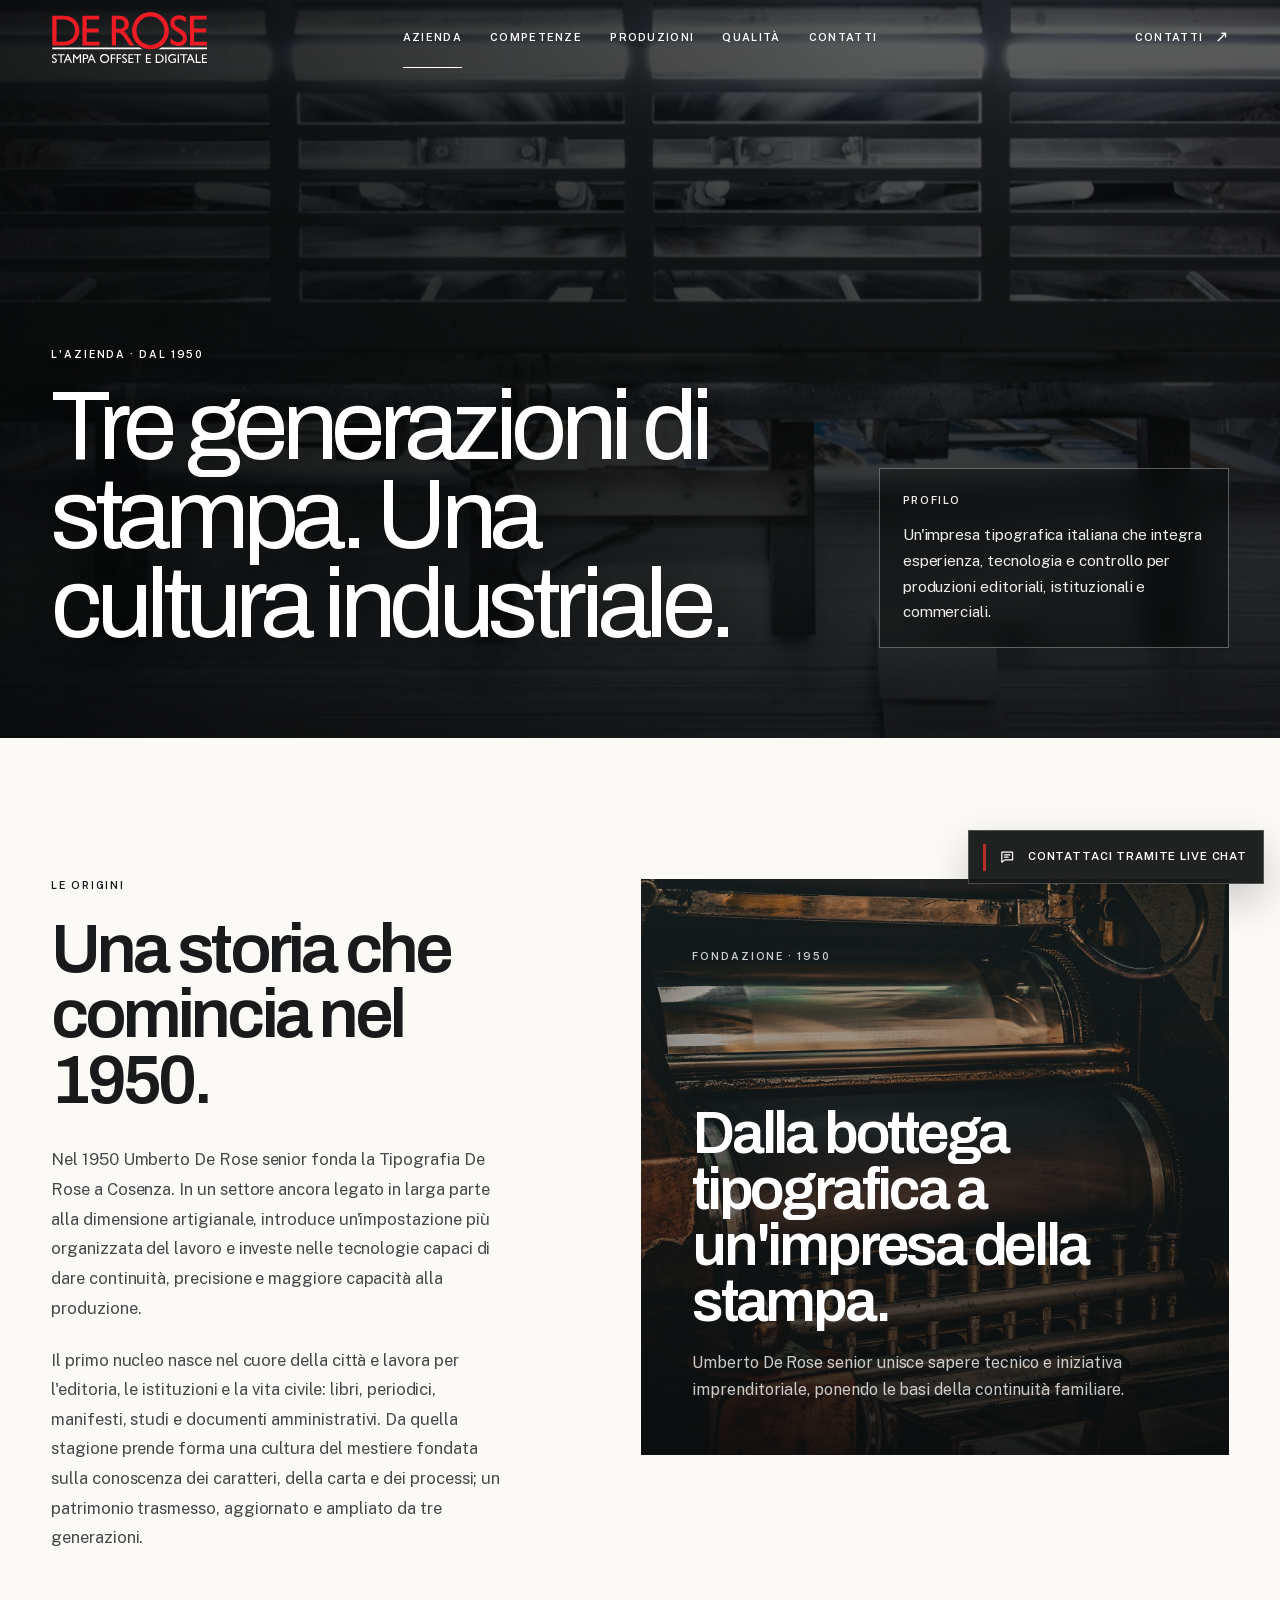
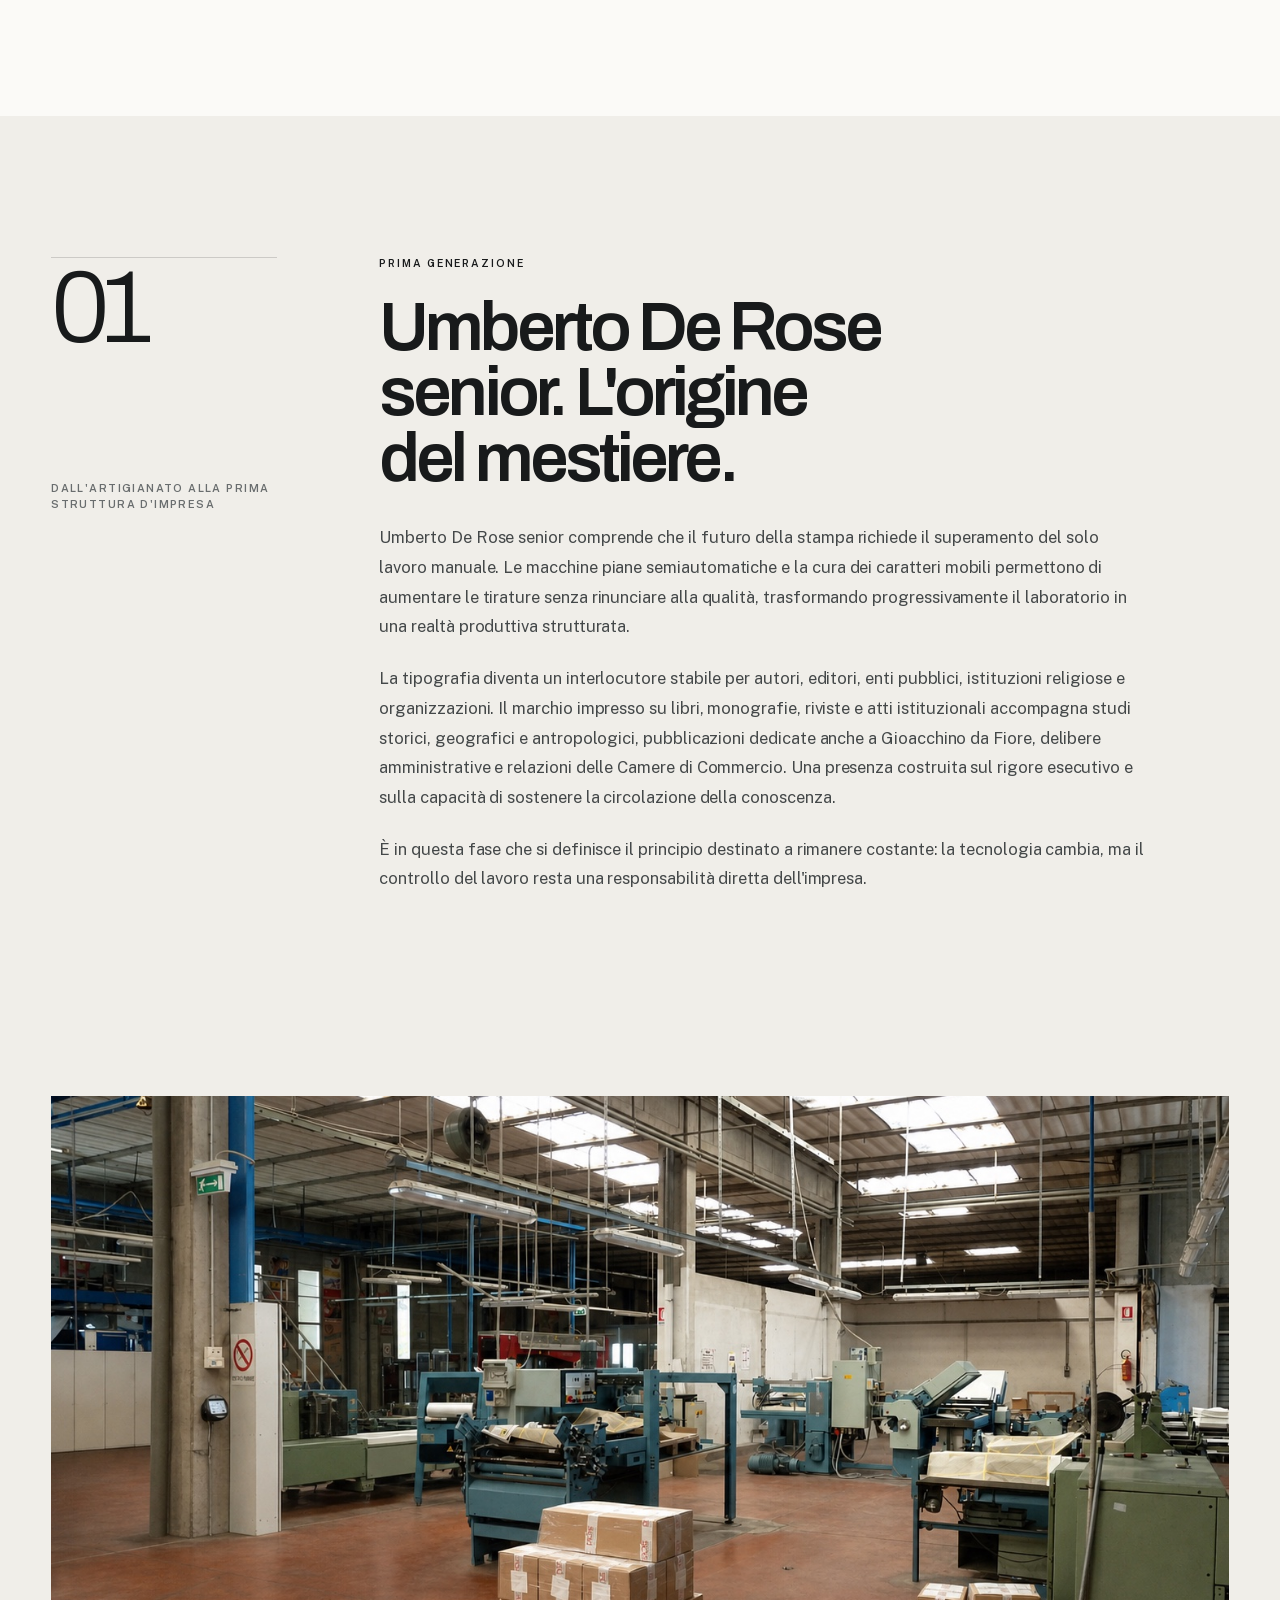
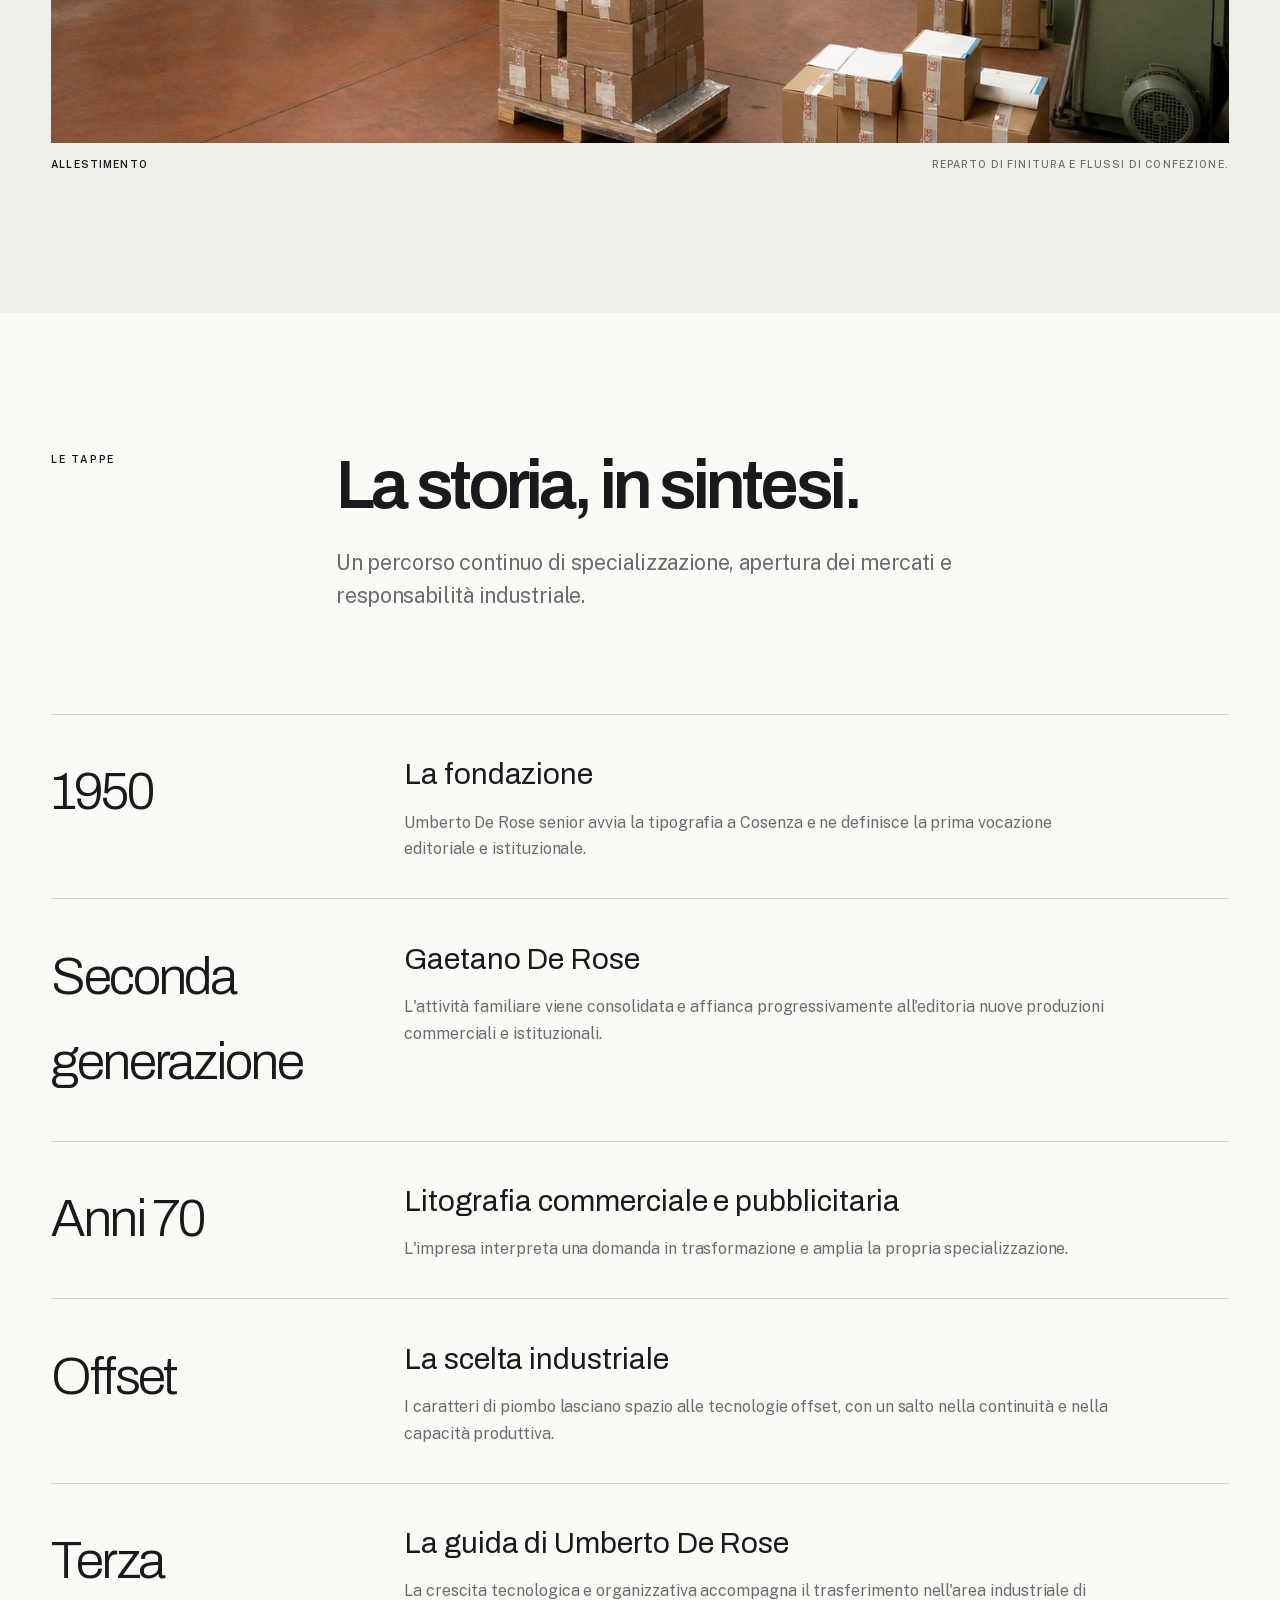
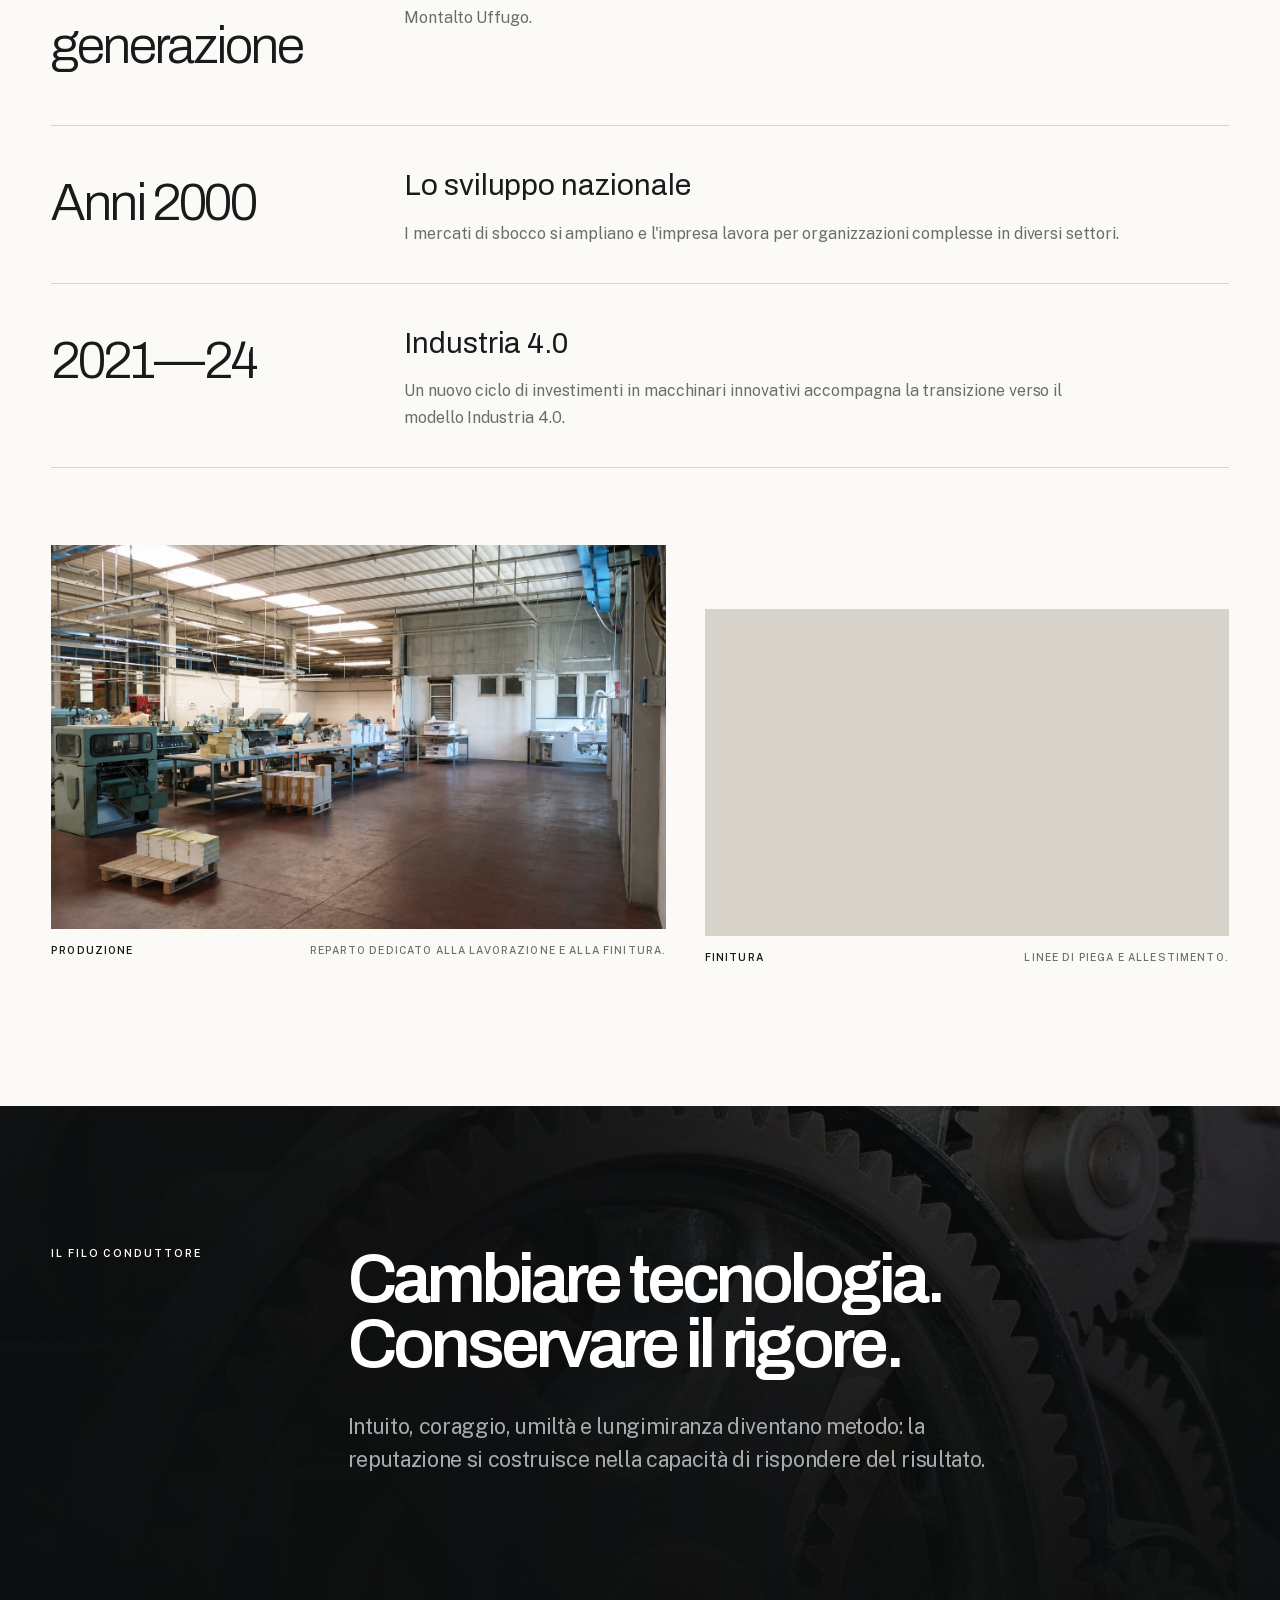
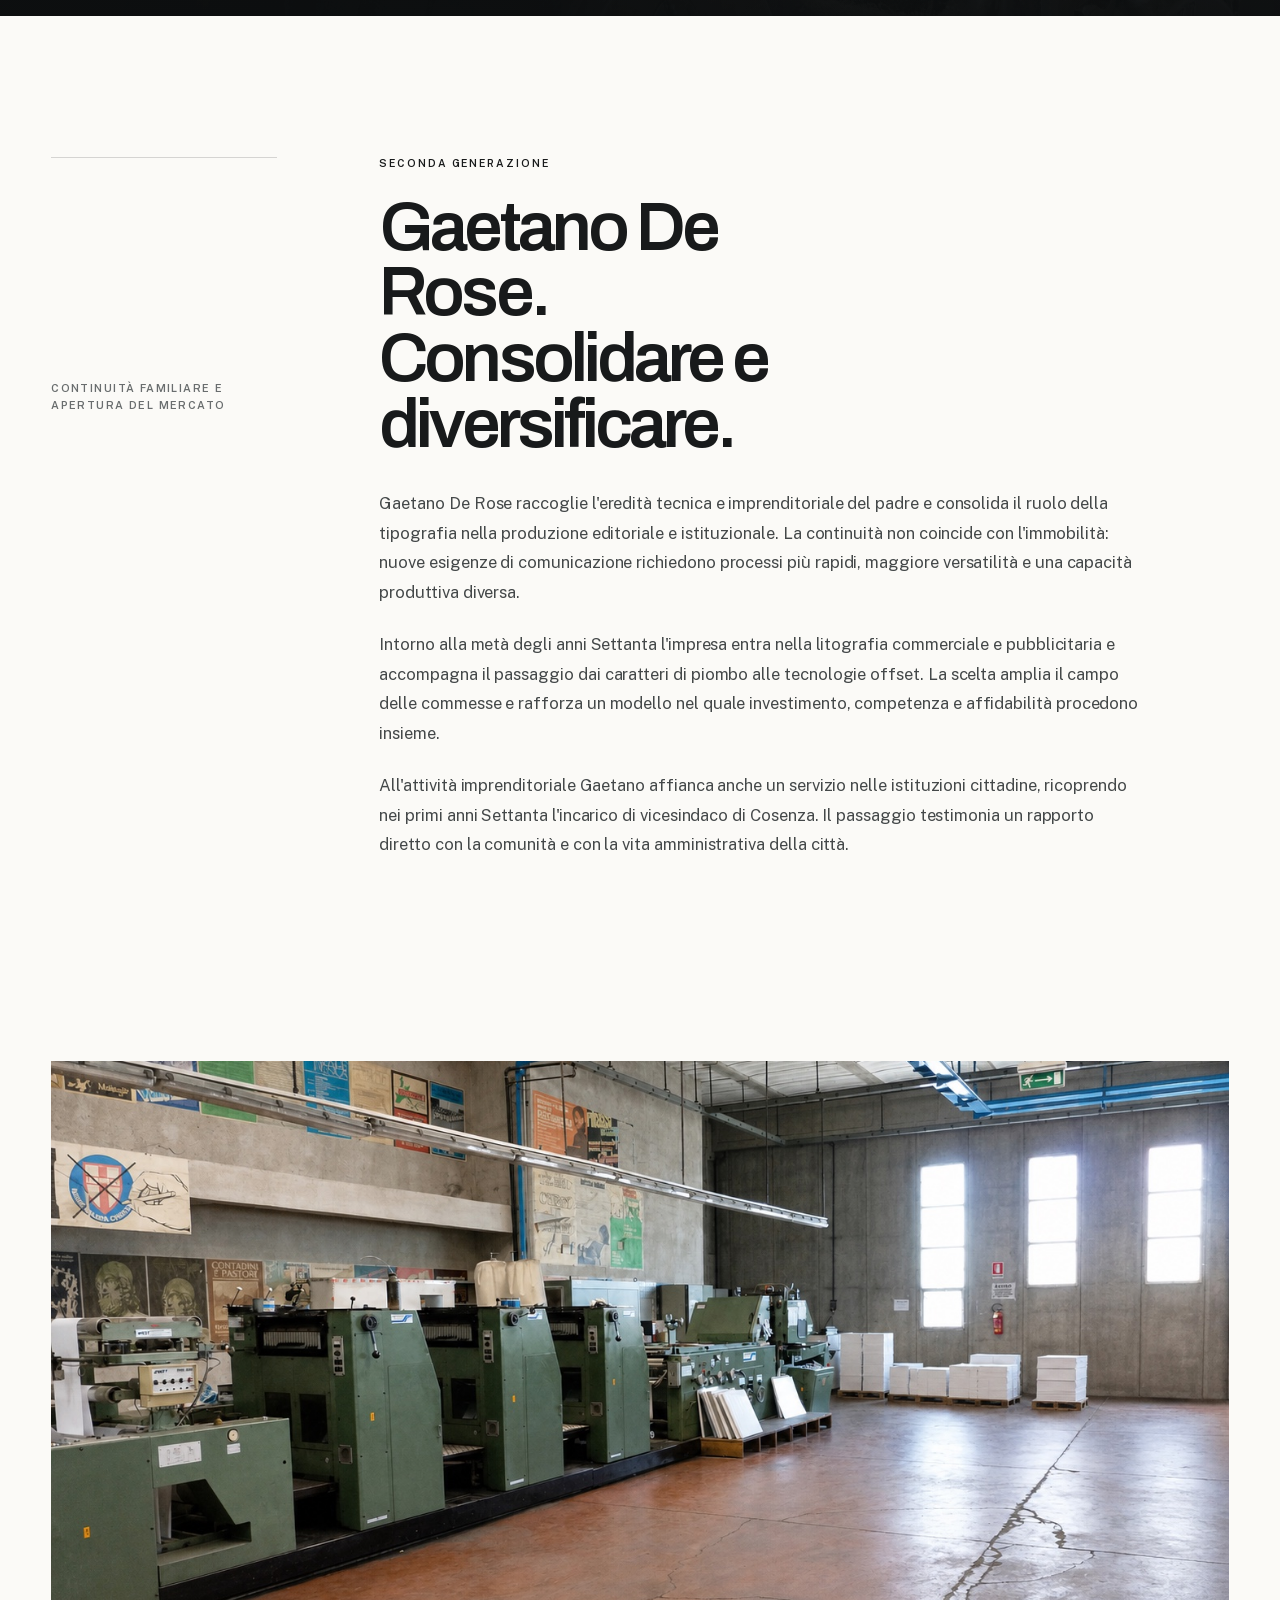
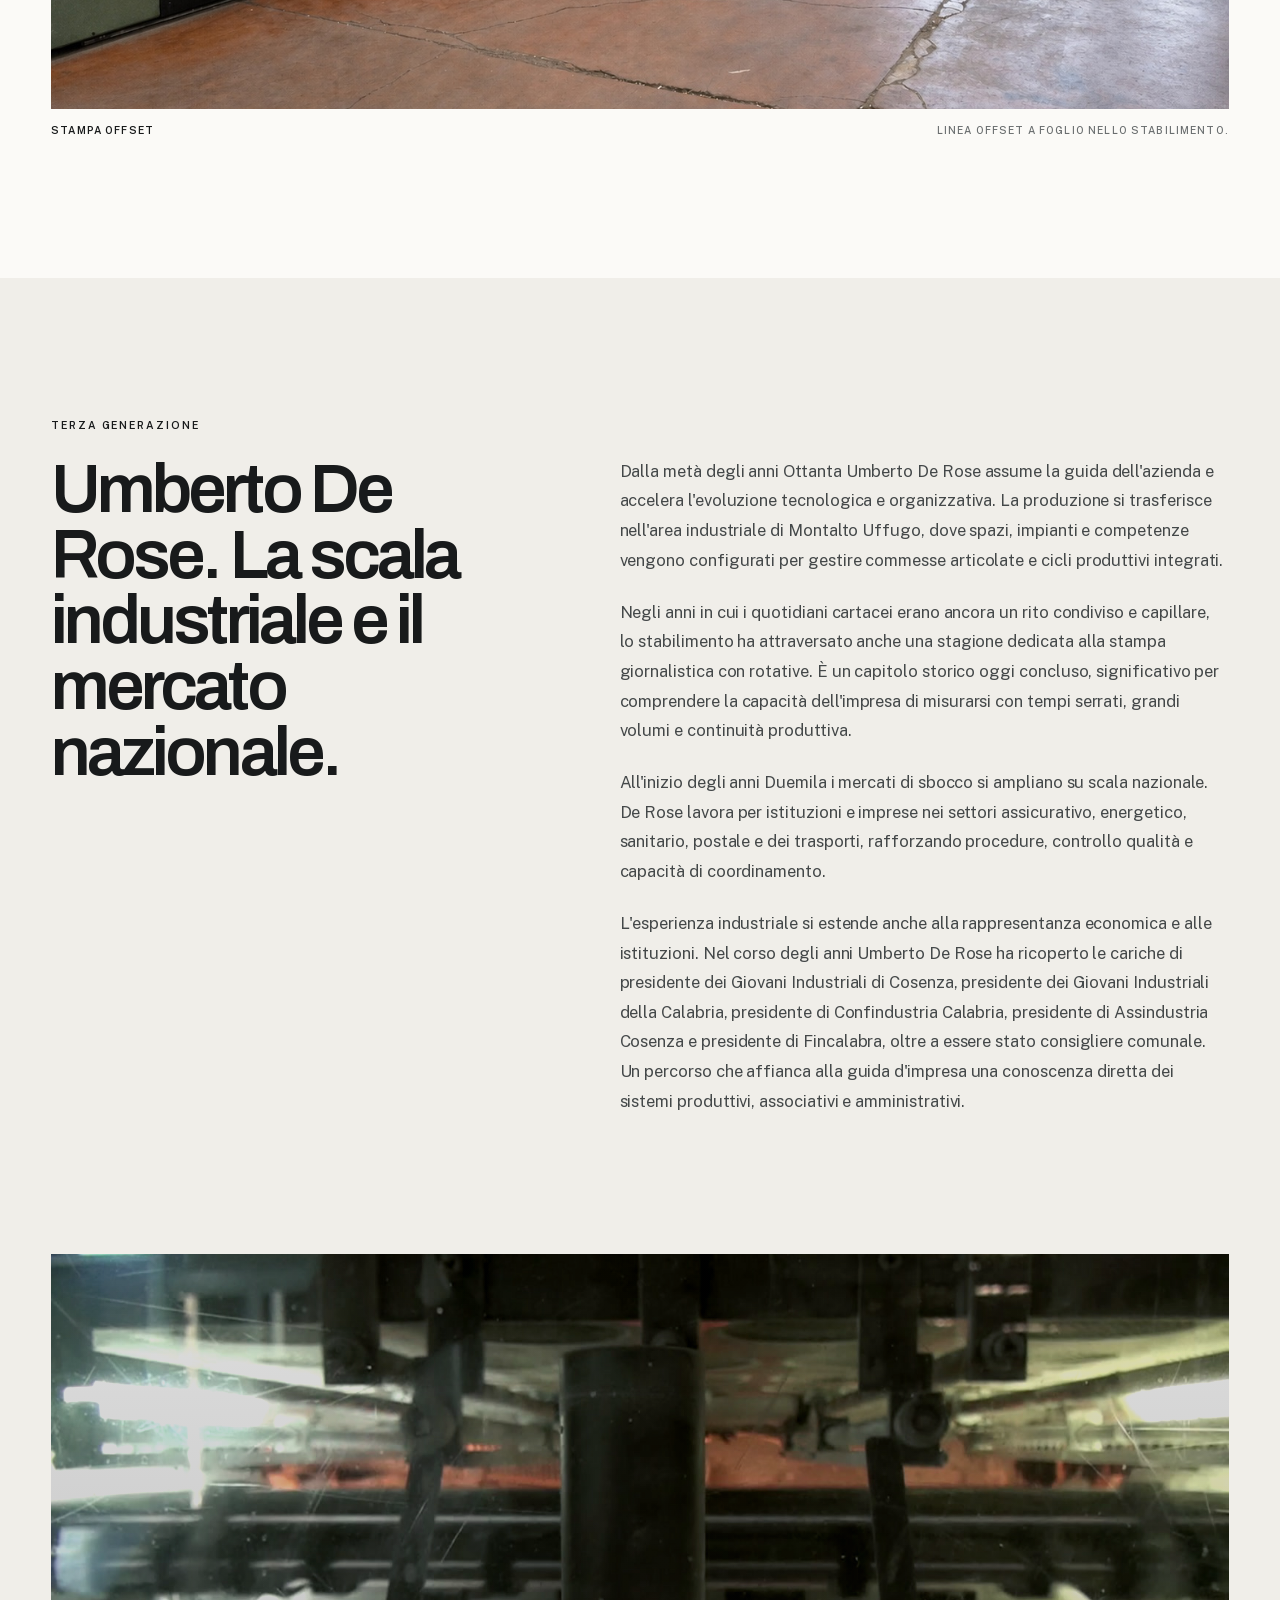
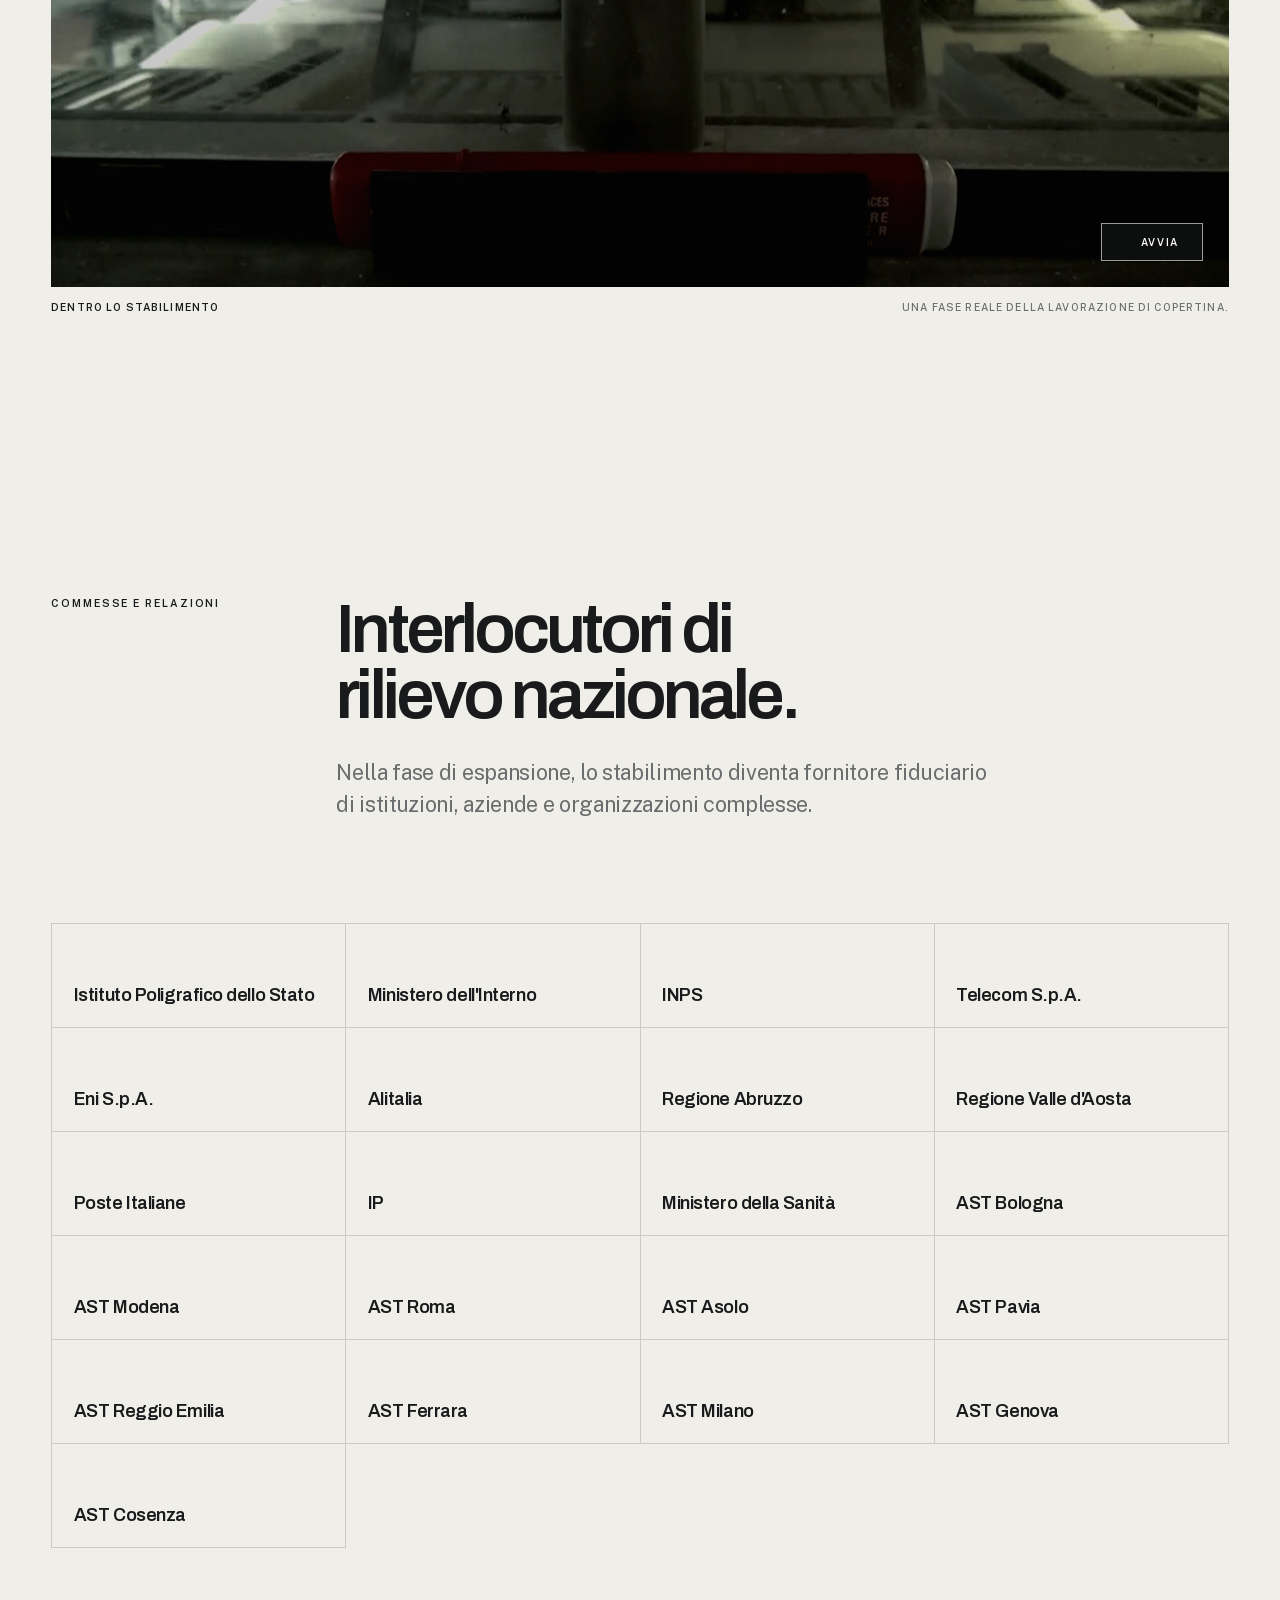
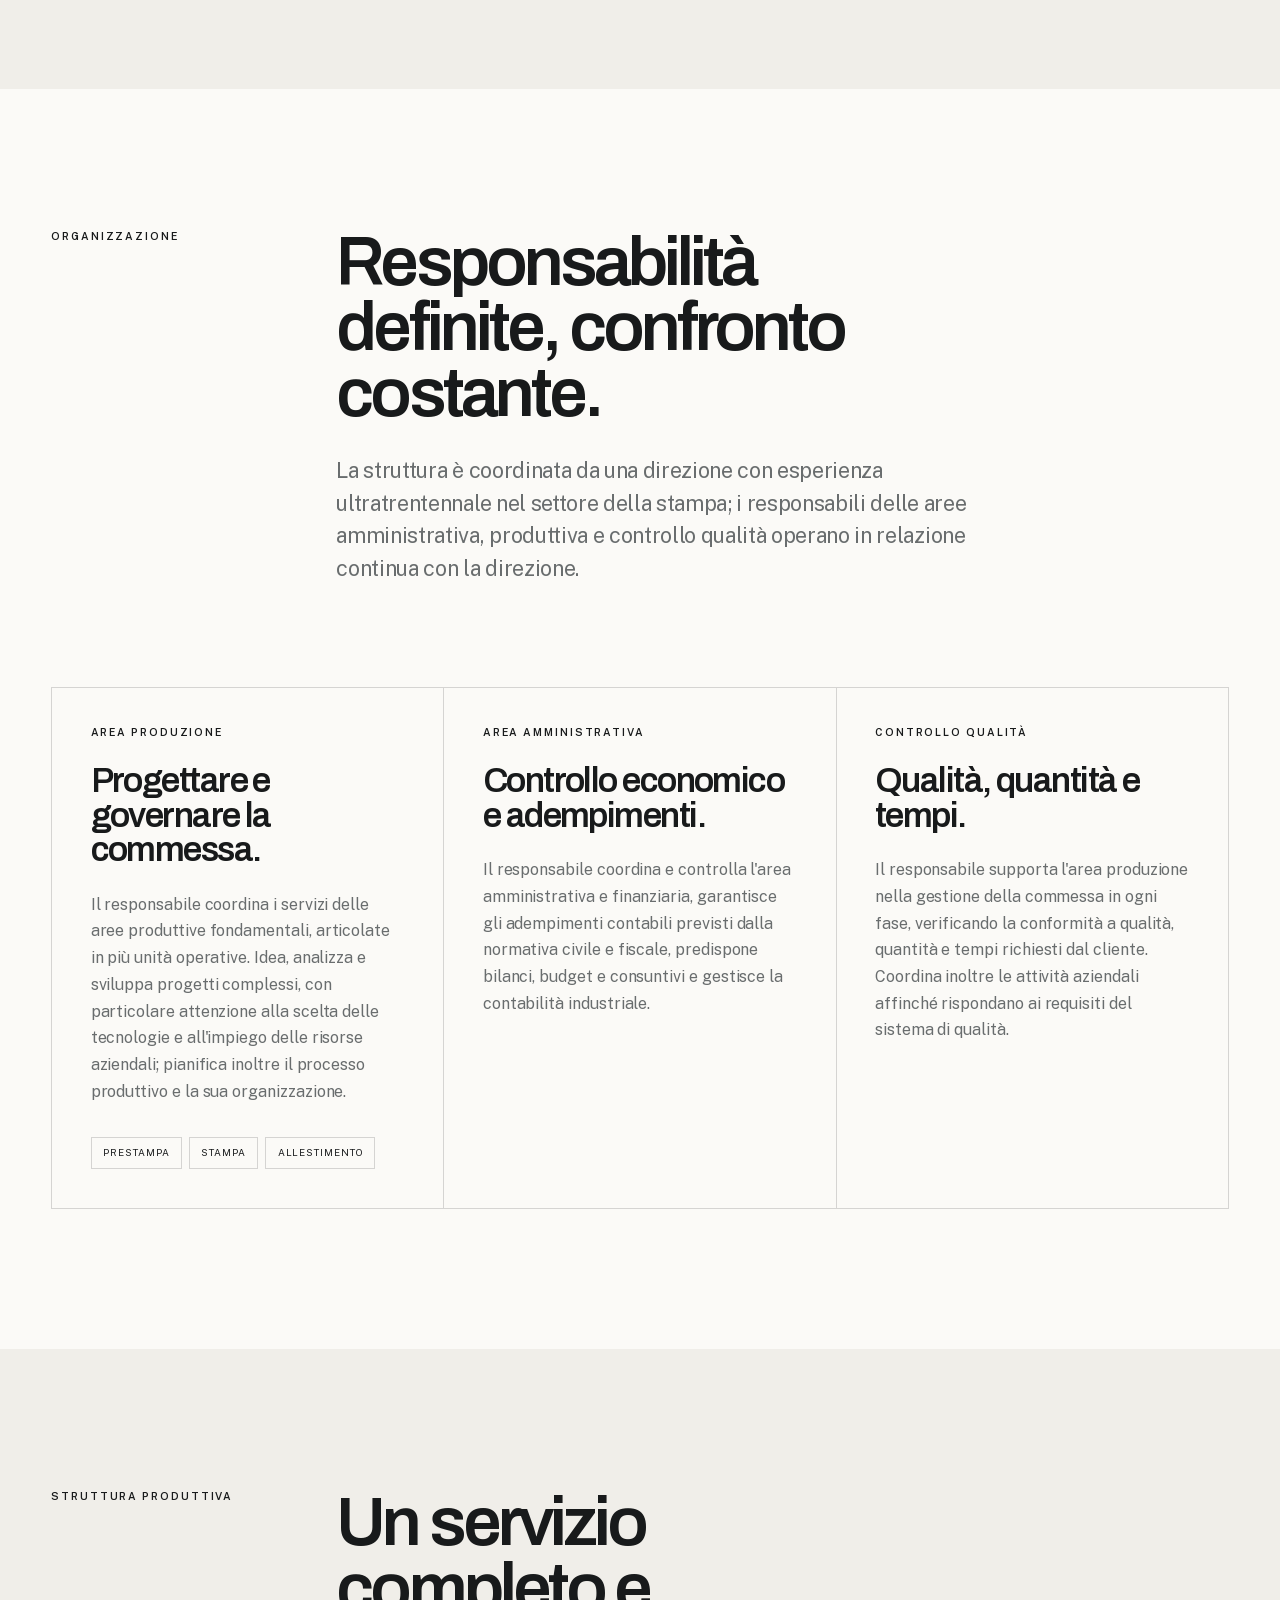
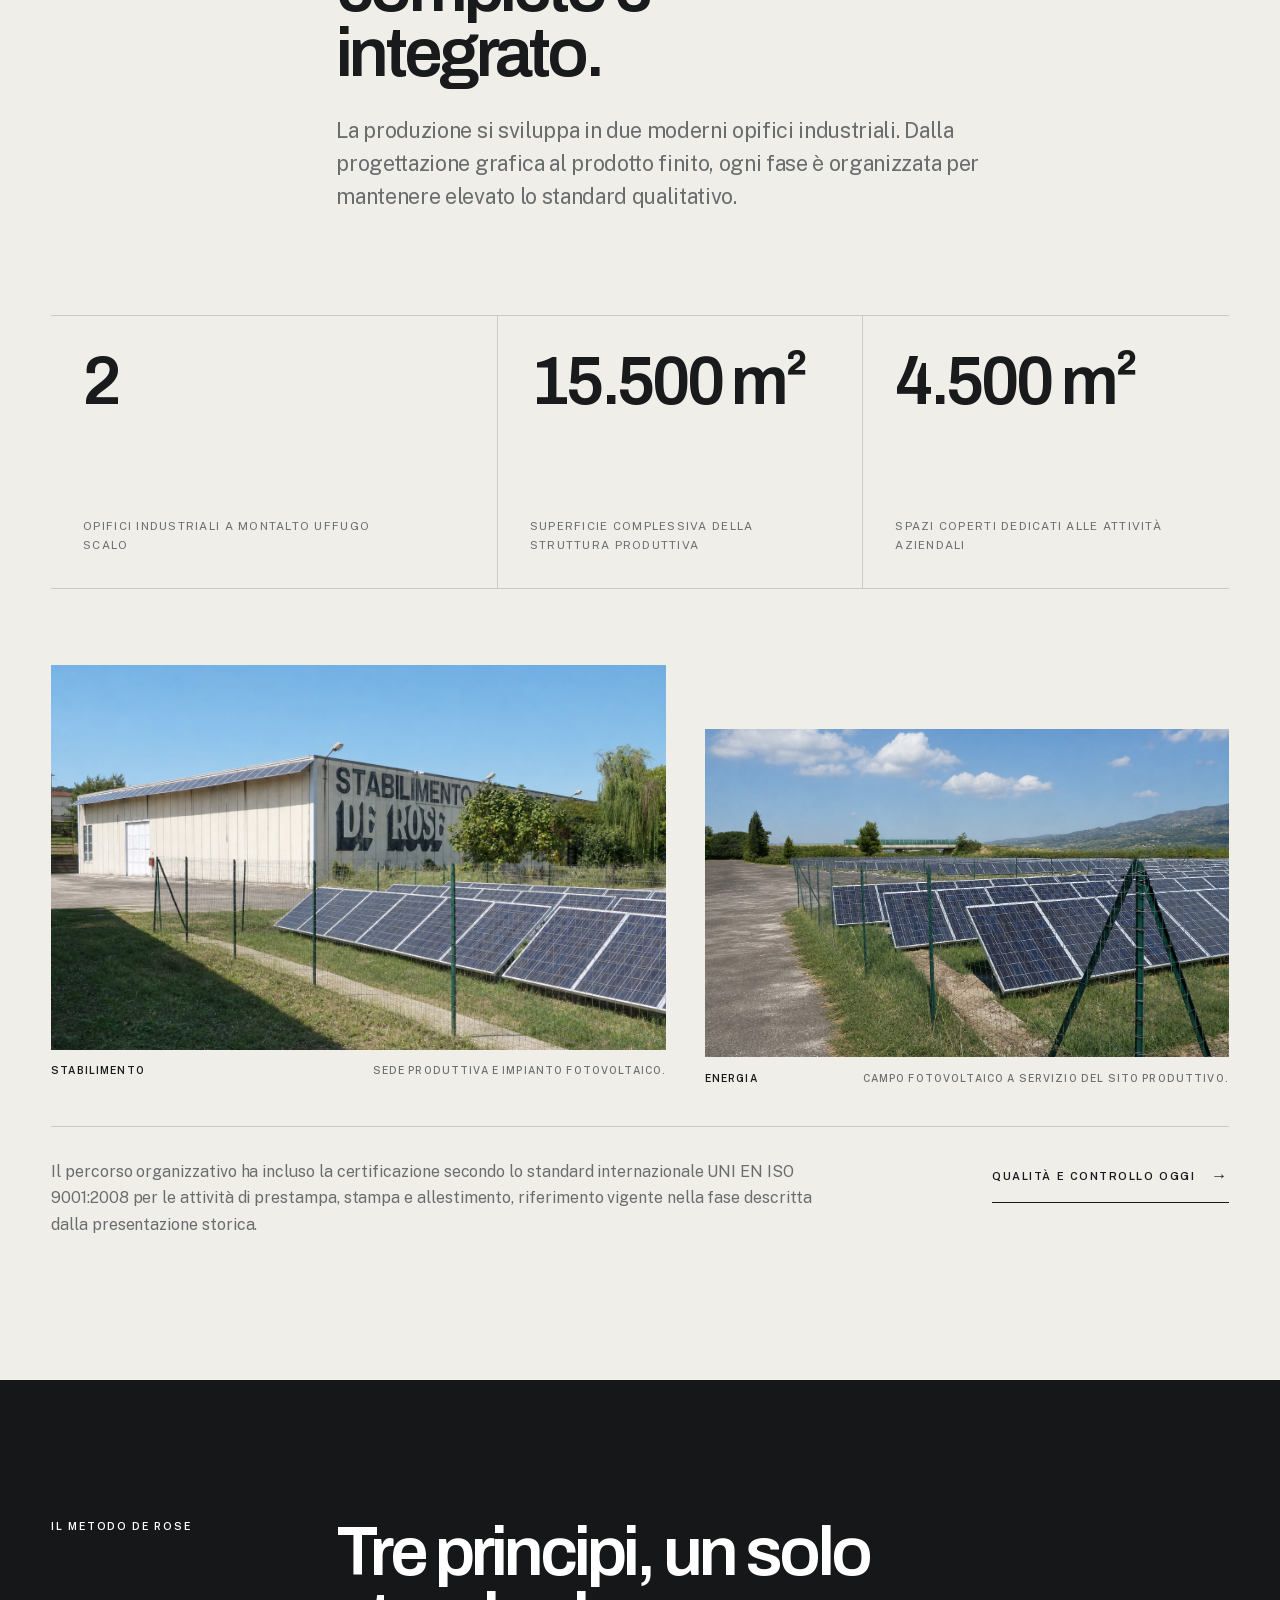
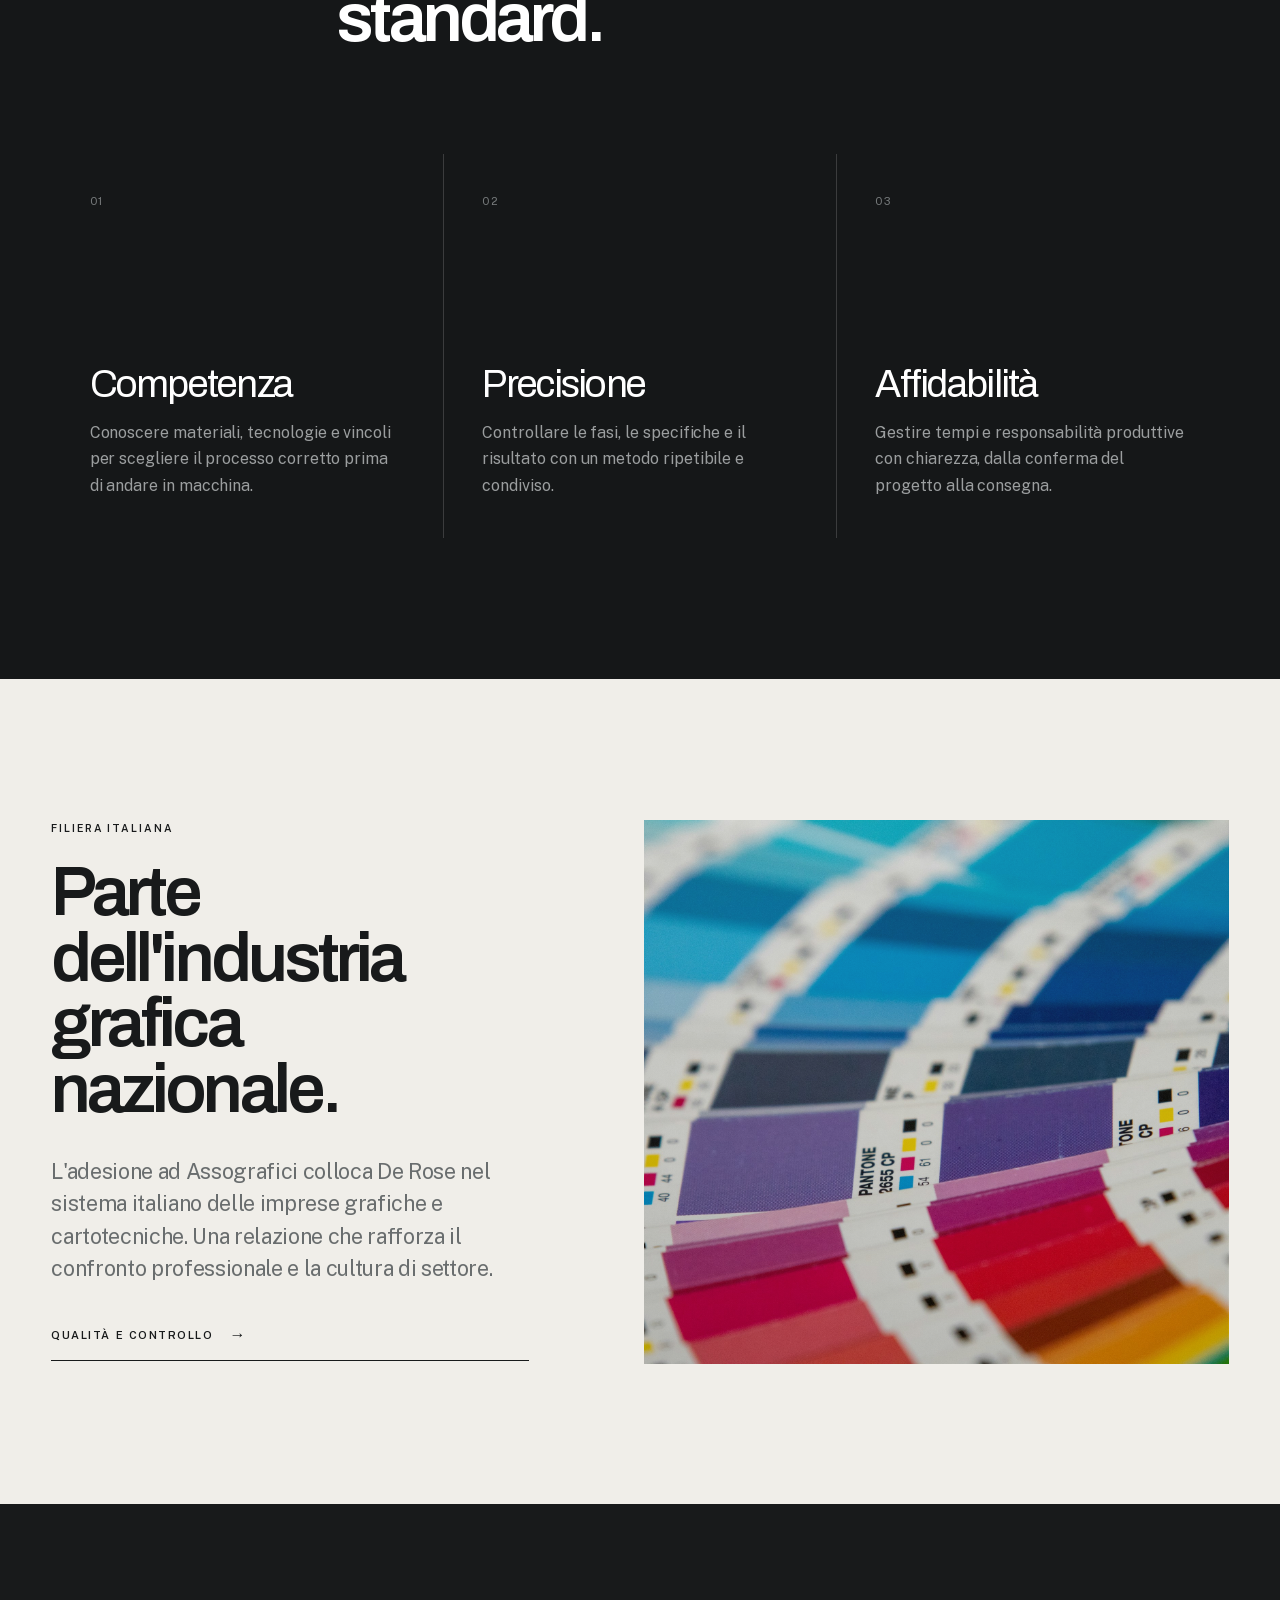
<file: azienda.html>
<!doctype html>
<html lang="it">
<head>
  <meta charset="utf-8">
  <meta name="viewport" content="width=device-width, initial-scale=1">
  <meta name="robots" content="noindex, nofollow, noarchive, nosnippet">
  <meta name="description" content="Dal 1950 lo Stabilimento Tipografico De Rose unisce cultura tipografica, evoluzione tecnologica e metodo industriale attraverso tre generazioni.">
  <title>Azienda e storia | Stabilimento Tipografico De Rose</title>
  <link rel="canonical" href="https://www.tipografiaderose.it/azienda.html">
  <link rel="icon" href="favicon-de-rose-o.svg" type="image/svg+xml"><link rel="shortcut icon" href="favicon-de-rose-o.svg" type="image/svg+xml">
  <meta property="og:type" content="website"><meta property="og:locale" content="it_IT"><meta property="og:site_name" content="Stabilimento Tipografico De Rose">
  <meta property="og:title" content="Azienda e storia | Stabilimento Tipografico De Rose">
  <meta property="og:description" content="Tre generazioni di cultura tipografica, evoluzione tecnologica e metodo industriale dal 1950.">
  <meta property="og:url" content="https://www.tipografiaderose.it/azienda.html"><meta property="og:image" content="https://www.tipografiaderose.it/og-image.jpg"><meta property="og:image:alt" content="Stabilimento Tipografico De Rose — industria grafica italiana dal 1950"><meta name="twitter:card" content="summary_large_image"><meta name="twitter:title" content="Azienda e storia | Stabilimento Tipografico De Rose"><meta name="twitter:description" content="Tre generazioni di cultura tipografica, evoluzione tecnologica e metodo industriale dal 1950."><meta name="twitter:image" content="https://www.tipografiaderose.it/og-image.jpg">
  <link rel="stylesheet" href="assets/site.css?v=20260904-qualita-2">
  <link rel="stylesheet" href="assets/live-chat.css">
</head>
<body>
  <a class="skip-link" href="#main-content">Salta al contenuto</a>
  <div class="scroll-progress" aria-hidden="true"></div>
  <header class="site-nav">
    <div class="nav-inner">
      <a class="brand" href="index.html" aria-label="Stabilimento Tipografico De Rose, home"><img class="brand-official" src="assets/logo-de-rose-vector-negative.svg" alt="De Rose — Stampa offset e digitale" width="741" height="246"></a>
      <nav class="nav-links" id="navLinks" aria-label="Navigazione principale"><a class="active" aria-current="page" href="azienda.html">Azienda</a><a href="competenze.html">Competenze</a><a href="produzioni.html">Produzioni</a><a href="qualita.html">Qualità</a><a class="mobile-contact" href="contatti.html">Contatti</a></nav>
      <a class="nav-contact" href="contatti.html">Contatti</a>
      <button class="menu-toggle" aria-expanded="false" aria-controls="navLinks">Menu</button>
    </div>
  </header>

  <main id="main-content" tabindex="-1">
    <section class="page-hero" style="--hero-image:url('stock-selected-sheet-feeder-v1.jpg');--hero-position:center 52%">
      <div class="hero-inner">
        <div class="hero-copy"><p class="eyebrow">L'azienda · Dal 1950</p><h1 class="display">Tre generazioni di stampa. Una cultura industriale.</h1></div>
        <div class="hero-intro"><strong>Profilo</strong>Un'impresa tipografica italiana che integra esperienza, tecnologia e controllo per produzioni editoriali, istituzionali e commerciali.</div>
      </div>
    </section>

    <section class="section" id="storia">
      <div class="section-inner history-opening">
        <div class="history-prose reveal">
          <p class="eyebrow">Le origini</p>
          <h2 class="title">Una storia che comincia nel 1950.</h2>
          <div class="body-copy body-copy-large">
            <p>Nel 1950 Umberto De Rose senior fonda la Tipografia De Rose a Cosenza. In un settore ancora legato in larga parte alla dimensione artigianale, introduce un'impostazione più organizzata del lavoro e investe nelle tecnologie capaci di dare continuità, precisione e maggiore capacità alla produzione.</p>
            <p>Il primo nucleo nasce nel cuore della città e lavora per l'editoria, le istituzioni e la vita civile: libri, periodici, manifesti, studi e documenti amministrativi. Da quella stagione prende forma una cultura del mestiere fondata sulla conoscenza dei caratteri, della carta e dei processi; un patrimonio trasmesso, aggiornato e ampliato da tre generazioni.</p>
          </div>
        </div>
        <article class="history-foundation-card reveal" style="--delay:100ms;--foundation-image:url('stock-selected-heritage-press-v1.jpg');--foundation-position:center 52%">
          <p class="eyebrow">Fondazione · 1950</p>
          <div><strong>Dalla bottega tipografica a un'impresa della stampa.</strong><p>Umberto De Rose senior unisce sapere tecnico e iniziativa imprenditoriale, ponendo le basi della continuità familiare.</p></div>
        </article>
      </div>
    </section>

    <section class="section stone">
      <div class="section-inner narrative-grid">
        <div class="narrative-index reveal"><span>01</span><p>Dall'artigianato alla prima struttura d'impresa</p></div>
        <div class="narrative-copy reveal">
          <p class="eyebrow">Prima generazione</p>
          <h2 class="title">Umberto De Rose senior. L'origine del mestiere.</h2>
          <div class="body-copy body-copy-large">
            <p>Umberto De Rose senior comprende che il futuro della stampa richiede il superamento del solo lavoro manuale. Le macchine piane semiautomatiche e la cura dei caratteri mobili permettono di aumentare le tirature senza rinunciare alla qualità, trasformando progressivamente il laboratorio in una realtà produttiva strutturata.</p>
            <p>La tipografia diventa un interlocutore stabile per autori, editori, enti pubblici, istituzioni religiose e organizzazioni. Il marchio impresso su libri, monografie, riviste e atti istituzionali accompagna studi storici, geografici e antropologici, pubblicazioni dedicate anche a Gioacchino da Fiore, delibere amministrative e relazioni delle Camere di Commercio. Una presenza costruita sul rigore esecutivo e sulla capacità di sostenere la circolazione della conoscenza.</p>
            <p>È in questa fase che si definisce il principio destinato a rimanere costante: la tecnologia cambia, ma il controllo del lavoro resta una responsabilità diretta dell'impresa.</p>
          </div>
        </div>
        <figure class="company-photo company-photo-span reveal">
          <img src="assets/azienda-flusso-confezione-v1.jpg" alt="Reparto industriale De Rose dedicato alla finitura e al confezionamento" width="1448" height="1086" loading="lazy" decoding="async">
          <figcaption><span>Allestimento</span>Reparto di finitura e flussi di confezione.</figcaption>
        </figure>
      </div>
    </section>

    <section class="section">
      <div class="section-inner">
        <div class="section-head reveal"><p class="eyebrow">Le tappe</p><div><h2 class="title">La storia, in sintesi.</h2><p class="lede">Un percorso continuo di specializzazione, apertura dei mercati e responsabilità industriale.</p></div></div>
        <div class="timeline">
          <article class="timeline-row reveal"><div class="timeline-year">1950</div><div><h3>La fondazione</h3><p>Umberto De Rose senior avvia la tipografia a Cosenza e ne definisce la prima vocazione editoriale e istituzionale.</p></div></article>
          <article class="timeline-row reveal"><div class="timeline-year">Seconda generazione</div><div><h3>Gaetano De Rose</h3><p>L'attività familiare viene consolidata e affianca progressivamente all'editoria nuove produzioni commerciali e istituzionali.</p></div></article>
          <article class="timeline-row reveal"><div class="timeline-year">Anni 70</div><div><h3>Litografia commerciale e pubblicitaria</h3><p>L'impresa interpreta una domanda in trasformazione e amplia la propria specializzazione.</p></div></article>
          <article class="timeline-row reveal"><div class="timeline-year">Offset</div><div><h3>La scelta industriale</h3><p>I caratteri di piombo lasciano spazio alle tecnologie offset, con un salto nella continuità e nella capacità produttiva.</p></div></article>
          <article class="timeline-row reveal"><div class="timeline-year">Terza generazione</div><div><h3>La guida di Umberto De Rose</h3><p>La crescita tecnologica e organizzativa accompagna il trasferimento nell'area industriale di Montalto Uffugo.</p></div></article>
          <article class="timeline-row reveal"><div class="timeline-year">Anni 2000</div><div><h3>Lo sviluppo nazionale</h3><p>I mercati di sbocco si ampliano e l'impresa lavora per organizzazioni complesse in diversi settori.</p></div></article>
          <article class="timeline-row reveal"><div class="timeline-year">2021—24</div><div><h3>Industria 4.0</h3><p>Un nuovo ciclo di investimenti in macchinari innovativi accompagna la transizione verso il modello Industria 4.0.</p></div></article>
        </div>
        <div class="company-photo-pair">
          <figure class="company-photo reveal">
            <img src="assets/azienda-reparto-finitura-v1.jpg" alt="Reparto produttivo De Rose con linee di lavorazione industriale" width="1448" height="1086" loading="lazy" decoding="async">
            <figcaption><span>Produzione</span>Reparto dedicato alla lavorazione e alla finitura.</figcaption>
          </figure>
          <figure class="company-photo reveal" style="--delay:90ms">
            <img src="assets/azienda-legatoria-v1.jpg" alt="Linee De Rose dedicate alla piega e all'allestimento" width="1448" height="1086" loading="lazy" decoding="async">
            <figcaption><span>Finitura</span>Linee di piega e allestimento.</figcaption>
          </figure>
        </div>
      </div>
    </section>

    <section class="section dark industrial-backdrop" style="--section-image:url('stock-industrial-gears-v1.jpg');--section-position:76% 50%">
      <div class="history-statement reveal">
        <p class="eyebrow">Il filo conduttore</p>
        <div><h2 class="title">Cambiare tecnologia. Conservare il rigore.</h2><p class="lede history-statement-lede">Intuito, coraggio, umiltà e lungimiranza diventano metodo: la reputazione si costruisce nella capacità di rispondere del risultato.</p></div>
      </div>
    </section>

    <section class="section">
      <div class="section-inner narrative-grid narrative-grid-reverse">
        <div class="narrative-index narrative-index-signal reveal"><span class="signal-mark" aria-hidden="true"></span><p>Continuità familiare e apertura del mercato</p></div>
        <div class="narrative-copy reveal">
          <p class="eyebrow">Seconda generazione</p>
          <h2 class="title">Gaetano De Rose. Consolidare e diversificare.</h2>
          <div class="body-copy body-copy-large">
            <p>Gaetano De Rose raccoglie l'eredità tecnica e imprenditoriale del padre e consolida il ruolo della tipografia nella produzione editoriale e istituzionale. La continuità non coincide con l'immobilità: nuove esigenze di comunicazione richiedono processi più rapidi, maggiore versatilità e una capacità produttiva diversa.</p>
            <p>Intorno alla metà degli anni Settanta l'impresa entra nella litografia commerciale e pubblicitaria e accompagna il passaggio dai caratteri di piombo alle tecnologie offset. La scelta amplia il campo delle commesse e rafforza un modello nel quale investimento, competenza e affidabilità procedono insieme.</p>
            <p>All'attività imprenditoriale Gaetano affianca anche un servizio nelle istituzioni cittadine, ricoprendo nei primi anni Settanta l'incarico di vicesindaco di Cosenza. Il passaggio testimonia un rapporto diretto con la comunità e con la vita amministrativa della città.</p>
          </div>
        </div>
        <figure class="company-photo company-photo-span reveal">
          <img src="assets/azienda-offset-foglio-v1.jpg" alt="Linea offset a foglio nello stabilimento De Rose" width="1448" height="1086" loading="lazy" decoding="async">
          <figcaption><span>Stampa offset</span>Linea offset a foglio nello stabilimento.</figcaption>
        </figure>
      </div>
    </section>

    <section class="section stone" id="terza-generazione">
      <div class="section-inner history-generation-grid">
        <div class="history-generation-heading reveal">
          <p class="eyebrow">Terza generazione</p>
          <h2 class="title">Umberto De Rose. La scala industriale e il mercato nazionale.</h2>
        </div>
        <div class="body-copy body-copy-large history-generation-copy reveal">
          <p>Dalla metà degli anni Ottanta Umberto De Rose assume la guida dell'azienda e accelera l'evoluzione tecnologica e organizzativa. La produzione si trasferisce nell'area industriale di Montalto Uffugo, dove spazi, impianti e competenze vengono configurati per gestire commesse articolate e cicli produttivi integrati.</p>
          <p>Negli anni in cui i quotidiani cartacei erano ancora un rito condiviso e capillare, lo stabilimento ha attraversato anche una stagione dedicata alla stampa giornalistica con rotative. È un capitolo storico oggi concluso, significativo per comprendere la capacità dell'impresa di misurarsi con tempi serrati, grandi volumi e continuità produttiva.</p>
          <p>All'inizio degli anni Duemila i mercati di sbocco si ampliano su scala nazionale. De Rose lavora per istituzioni e imprese nei settori assicurativo, energetico, sanitario, postale e dei trasporti, rafforzando procedure, controllo qualità e capacità di coordinamento.</p>
          <p>L'esperienza industriale si estende anche alla rappresentanza economica e alle istituzioni. Nel corso degli anni Umberto De Rose ha ricoperto le cariche di presidente dei Giovani Industriali di Cosenza, presidente dei Giovani Industriali della Calabria, presidente di Confindustria Calabria, presidente di Assindustria Cosenza e presidente di Fincalabra, oltre a essere stato consigliere comunale. Un percorso che affianca alla guida d'impresa una conoscenza diretta dei sistemi produttivi, associativi e amministrativi.</p>
        </div>
        <figure class="company-film reveal">
          <div class="company-film-frame">
            <video data-company-film muted loop playsinline preload="metadata" poster="assets/azienda-video-copertina-poster-v1.jpg" aria-label="Lavorazione industriale di una copertina nello Stabilimento Tipografico De Rose">
              <source src="assets/azienda-video-copertina-v1.mp4" type="video/mp4">
            </video>
            <button class="company-film-toggle" type="button" data-company-film-toggle aria-label="Riproduci il video">Avvia</button>
          </div>
          <figcaption><span>Dentro lo stabilimento</span>Una fase reale della lavorazione di copertina.</figcaption>
        </figure>
      </div>
    </section>

    <section class="section stone">
      <div class="section-inner">
        <div class="section-head reveal"><p class="eyebrow">Commesse e relazioni</p><div><h2 class="title">Interlocutori di rilievo nazionale.</h2><p class="lede">Nella fase di espansione, lo stabilimento diventa fornitore fiduciario di istituzioni, aziende e organizzazioni complesse.</p></div></div>
        <div class="client-roster reveal" aria-label="Clienti e istituzioni citati nella presentazione storica">
          <span>Istituto Poligrafico dello Stato</span><span>Ministero dell'Interno</span><span>INPS</span><span>Telecom S.p.A.</span><span>Eni S.p.A.</span><span>Alitalia</span><span>Regione Abruzzo</span><span>Regione Valle d'Aosta</span><span>Poste Italiane</span><span>IP</span><span>Ministero della Sanità</span><span>AST Bologna</span><span>AST Modena</span><span>AST Roma</span><span>AST Asolo</span><span>AST Pavia</span><span>AST Reggio Emilia</span><span>AST Ferrara</span><span>AST Milano</span><span>AST Genova</span><span>AST Cosenza</span>
        </div>
      </div>
    </section>

    <section class="section">
      <div class="section-inner">
        <div class="section-head reveal"><p class="eyebrow">Organizzazione</p><div><h2 class="title">Responsabilità definite, confronto costante.</h2><p class="lede">La struttura è coordinata da una direzione con esperienza ultratrentennale nel settore della stampa; i responsabili delle aree amministrativa, produttiva e controllo qualità operano in relazione continua con la direzione.</p></div></div>
        <div class="organisation-grid">
          <article class="organisation-card reveal"><p class="eyebrow">Area produzione</p><h3>Progettare e governare la commessa.</h3><p>Il responsabile coordina i servizi delle aree produttive fondamentali, articolate in più unità operative. Idea, analizza e sviluppa progetti complessi, con particolare attenzione alla scelta delle tecnologie e all'impiego delle risorse aziendali; pianifica inoltre il processo produttivo e la sua organizzazione.</p><div class="organisation-tags"><span>Prestampa</span><span>Stampa</span><span>Allestimento</span></div></article>
          <article class="organisation-card reveal" style="--delay:90ms"><p class="eyebrow">Area amministrativa</p><h3>Controllo economico e adempimenti.</h3><p>Il responsabile coordina e controlla l'area amministrativa e finanziaria, garantisce gli adempimenti contabili previsti dalla normativa civile e fiscale, predispone bilanci, budget e consuntivi e gestisce la contabilità industriale.</p></article>
          <article class="organisation-card reveal" style="--delay:180ms"><p class="eyebrow">Controllo qualità</p><h3>Qualità, quantità e tempi.</h3><p>Il responsabile supporta l'area produzione nella gestione della commessa in ogni fase, verificando la conformità a qualità, quantità e tempi richiesti dal cliente. Coordina inoltre le attività aziendali affinché rispondano ai requisiti del sistema di qualità.</p></article>
        </div>
      </div>
    </section>

    <section class="section stone">
      <div class="section-inner">
        <div class="section-head reveal"><p class="eyebrow">Struttura produttiva</p><div><h2 class="title">Un servizio completo e integrato.</h2><p class="lede">La produzione si sviluppa in due moderni opifici industriali. Dalla progettazione grafica al prodotto finito, ogni fase è organizzata per mantenere elevato lo standard qualitativo.</p></div></div>
        <div class="history-facts reveal">
          <div class="history-fact"><strong>2</strong><span>Opifici industriali a Montalto Uffugo Scalo</span></div>
          <div class="history-fact"><strong>15.500 m²</strong><span>Superficie complessiva della struttura produttiva</span></div>
          <div class="history-fact"><strong>4.500 m²</strong><span>Spazi coperti dedicati alle attività aziendali</span></div>
        </div>
        <div class="company-photo-pair">
          <figure class="company-photo reveal">
            <img src="assets/azienda-stabilimento-v1.jpg" alt="Esterno dello Stabilimento Tipografico De Rose con impianto fotovoltaico" width="1448" height="1086" loading="lazy" decoding="async">
            <figcaption><span>Stabilimento</span>Sede produttiva e impianto fotovoltaico.</figcaption>
          </figure>
          <figure class="company-photo reveal" style="--delay:90ms">
            <img src="assets/azienda-fotovoltaico-v1.jpg" alt="Campo fotovoltaico dello Stabilimento Tipografico De Rose" width="1448" height="1086" loading="lazy" decoding="async">
            <figcaption><span>Energia</span>Campo fotovoltaico a servizio del sito produttivo.</figcaption>
          </figure>
        </div>
        <div class="history-certification-note reveal"><p>Il percorso organizzativo ha incluso la certificazione secondo lo standard internazionale UNI EN ISO 9001:2008 per le attività di prestampa, stampa e allestimento, riferimento vigente nella fase descritta dalla presentazione storica.</p><a class="text-link" href="qualita.html">Qualità e controllo oggi</a></div>
      </div>
    </section>

    <section class="section dark">
      <div class="section-inner">
        <div class="section-head reveal"><p class="eyebrow">Il metodo De Rose</p><div><h2 class="title">Tre principi, un solo standard.</h2></div></div>
        <div class="principles">
          <article class="principle reveal"><span>01</span><div><h3>Competenza</h3><p>Conoscere materiali, tecnologie e vincoli per scegliere il processo corretto prima di andare in macchina.</p></div></article>
          <article class="principle reveal" style="--delay:90ms"><span>02</span><div><h3>Precisione</h3><p>Controllare le fasi, le specifiche e il risultato con un metodo ripetibile e condiviso.</p></div></article>
          <article class="principle reveal" style="--delay:180ms"><span>03</span><div><h3>Affidabilità</h3><p>Gestire tempi e responsabilità produttive con chiarezza, dalla conferma del progetto alla consegna.</p></div></article>
        </div>
      </div>
    </section>

    <section class="section stone">
      <div class="section-inner split">
        <div class="split-copy reveal"><p class="eyebrow">Filiera italiana</p><h2 class="title">Parte dell'industria grafica nazionale.</h2><p class="lede">L'adesione ad Assografici colloca De Rose nel sistema italiano delle imprese grafiche e cartotecniche. Una relazione che rafforza il confronto professionale e la cultura di settore.</p><a class="text-link" href="qualita.html">Qualità e controllo</a></div>
        <div class="media-panel paper reveal" style="--media-image:url('stock-colour-control-v1.jpg');--media-position:center" role="img" aria-label="Campioni cromatici professionali per il controllo della stampa"></div>
      </div>
    </section>

    <section class="cta"><div class="cta-inner"><h2 class="title">Confrontiamoci sul prossimo progetto.</h2><a class="cta-action" href="contatti.html">Parla con De Rose</a></div></section>
  </main>

  <aside class="fsc-footer-band" aria-label="Marchio promozionale FSC"><div class="fsc-footer-band-inner">
    <div class="fsc-footer-copy"><p class="eyebrow">Carta e responsabilità</p><p class="fsc-footer-title">Scelte verificabili, progetto per progetto.</p><a class="fsc-footer-link" href="qualita.html">Qualità e scelte responsabili</a></div>
    <div class="fsc-footer-mark"><img src="assets/fsc-c164660-promotional-portrait-white-on-green.jpeg" alt="FSC: il marchio della gestione forestale responsabile. Codice FSC C164660" width="1024" height="1623"></div>
  </div></aside>

  <footer class="footer"><div class="footer-inner"><div class="footer-top">
    <div class="footer-brand"><a class="brand" href="index.html" aria-label="Stabilimento Tipografico De Rose, home"><img class="brand-official" src="assets/logo-de-rose-vector-negative.svg" alt="De Rose — Stampa offset e digitale" width="741" height="246"></a><p>La competenza della stampa, la precisione dell'industria. Dal 1950.</p><div class="footer-certification-wrap"><img class="footer-certification" src="assets/certificazione-dnv-iso9001.svg" alt="Certificazione di sistema qualità DNV ISO 9001" width="177" height="167"></div></div>
    <div class="footer-col"><h2>Azienda</h2><a href="azienda.html">Profilo</a><a href="azienda.html#storia">Storia</a><a href="qualita.html">Qualità</a><a href="contatti.html">Contatti</a></div>
    <div class="footer-col"><h2>Competenze</h2><a href="competenze.html#prestampa">Prestampa</a><a href="competenze.html#offset">Stampa offset</a><a href="competenze.html#digitale">Stampa digitale</a><a href="competenze.html#finitura">Finitura</a></div>
    <div class="footer-col"><h2>Produzioni</h2><a href="produzioni.html#editoria">Editoria</a><a href="produzioni.html#cataloghi">Cataloghi</a><a href="produzioni.html#istituzionale">Istituzionale</a><a href="produzioni.html#commerciale">Commerciale</a></div>
    <div class="footer-col"><h2>Contatti</h2><a href="tel:+390984934383">+39 0984 934383</a><a href="mailto:info@tipografiaderose.it">info@tipografiaderose.it</a><a href="privacy.html">Privacy</a><a href="cookie.html">Cookie</a></div>
  </div><div class="footer-bottom"><span>© <span data-year></span> Stabilimento Tipografico De Rose S.r.l. · P. IVA 01381050788</span><span><a href="privacy.html">Privacy</a> · <a href="cookie.html">Cookie</a></span></div></div></footer>
  <script src="assets/site.js"></script>
  <script src="assets/live-chat.js"></script>
</body>
</html>
</file>
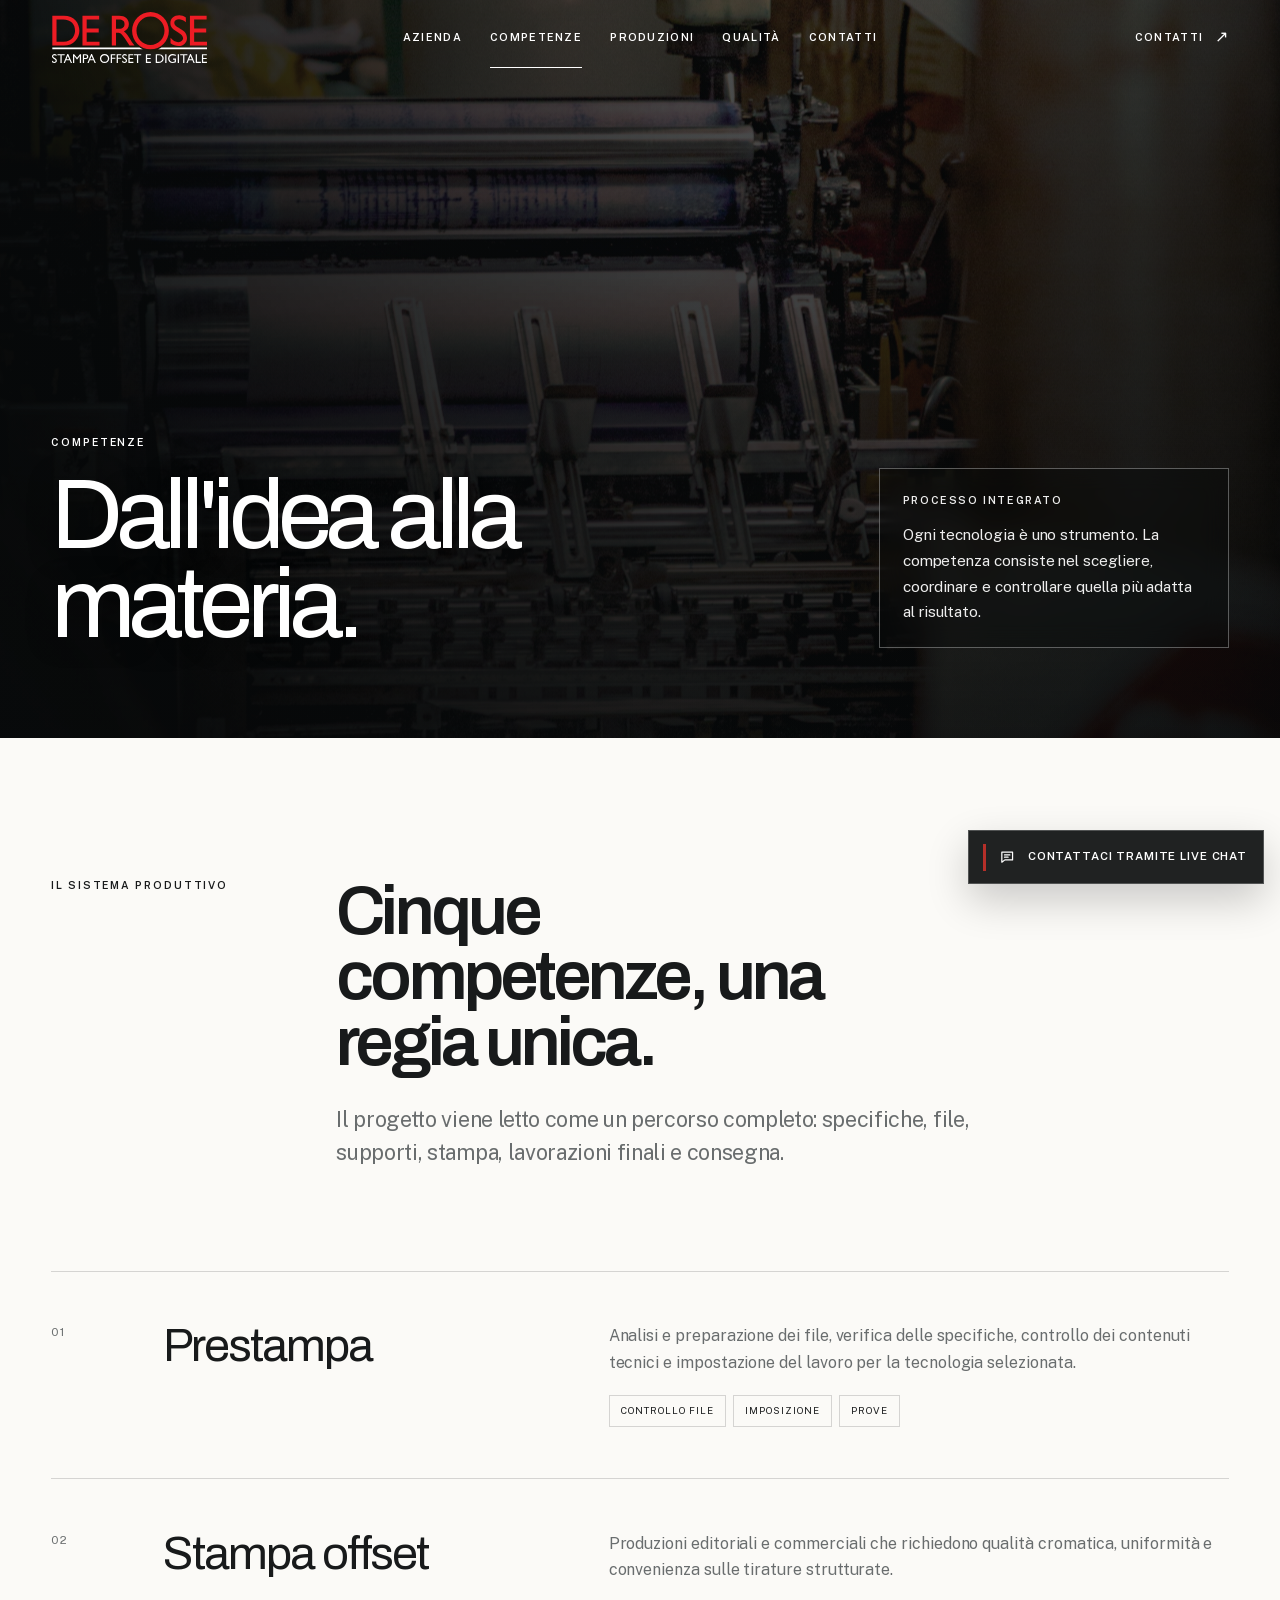
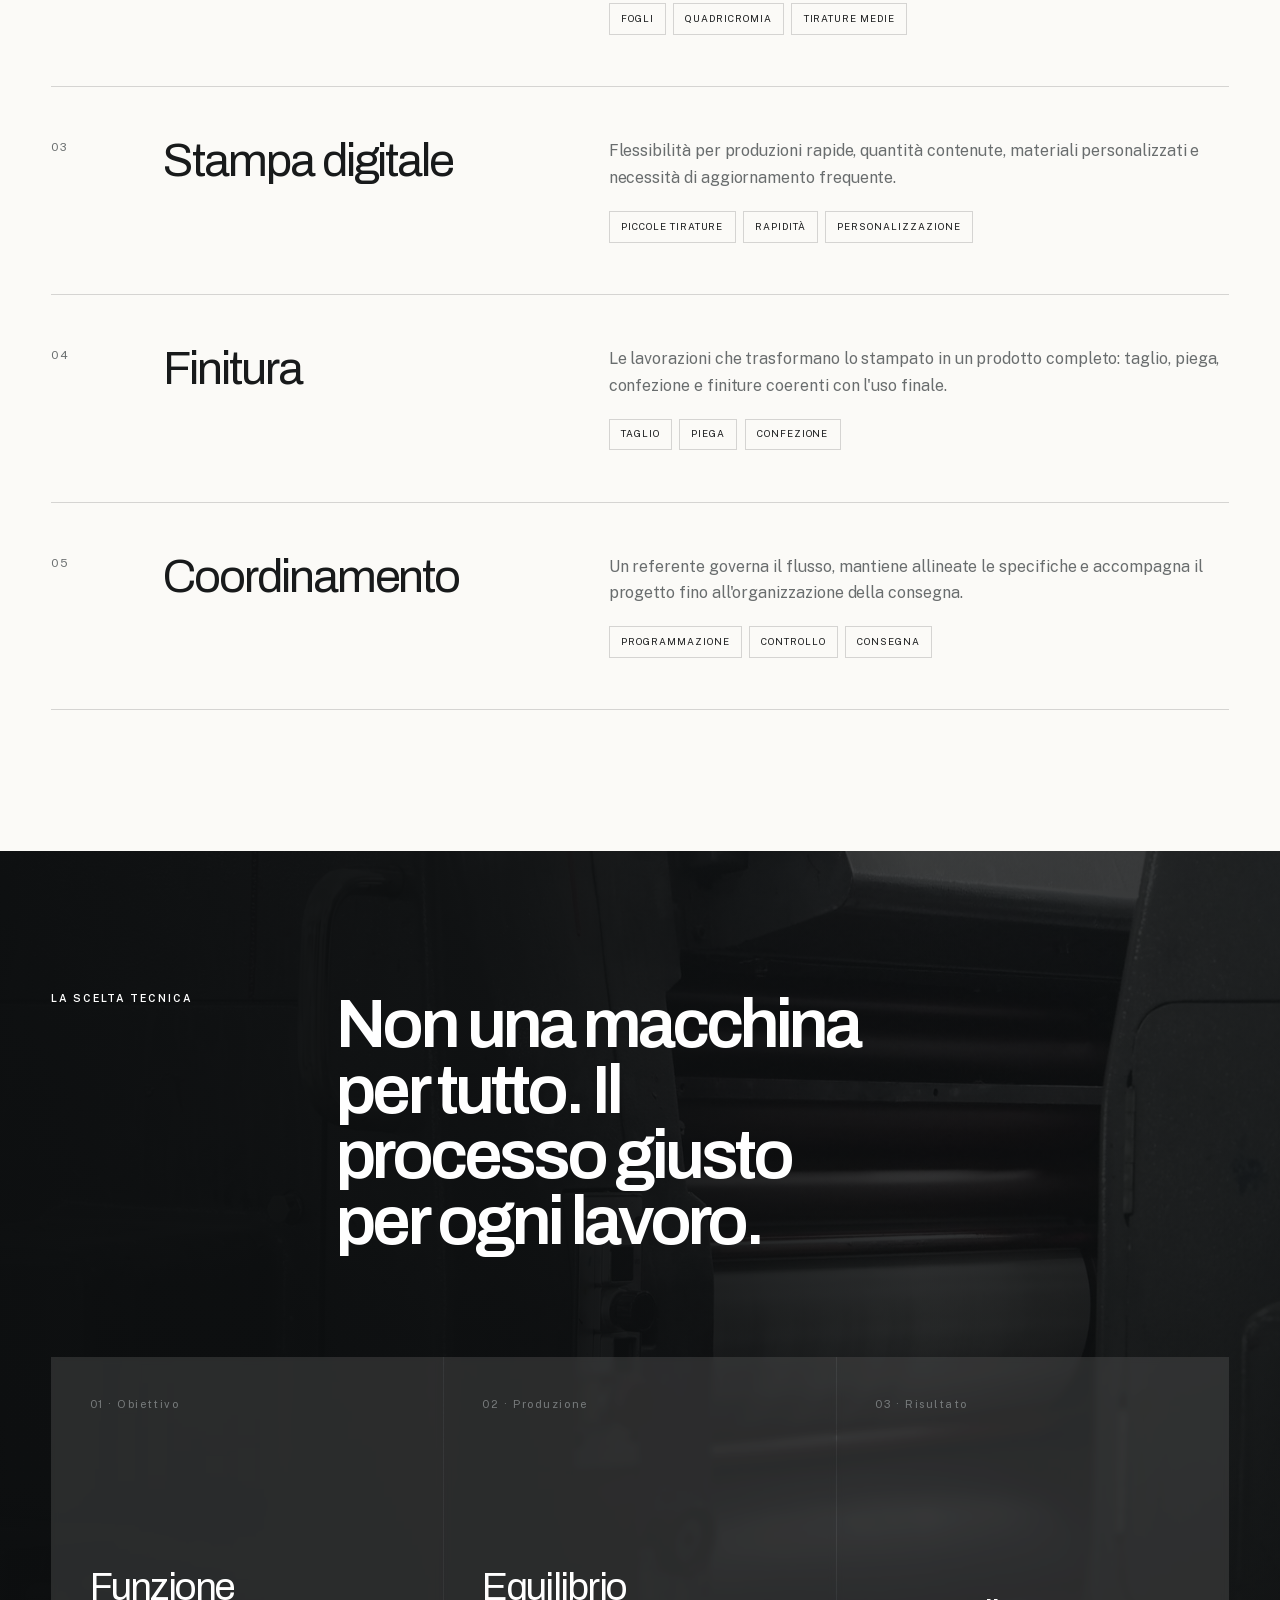
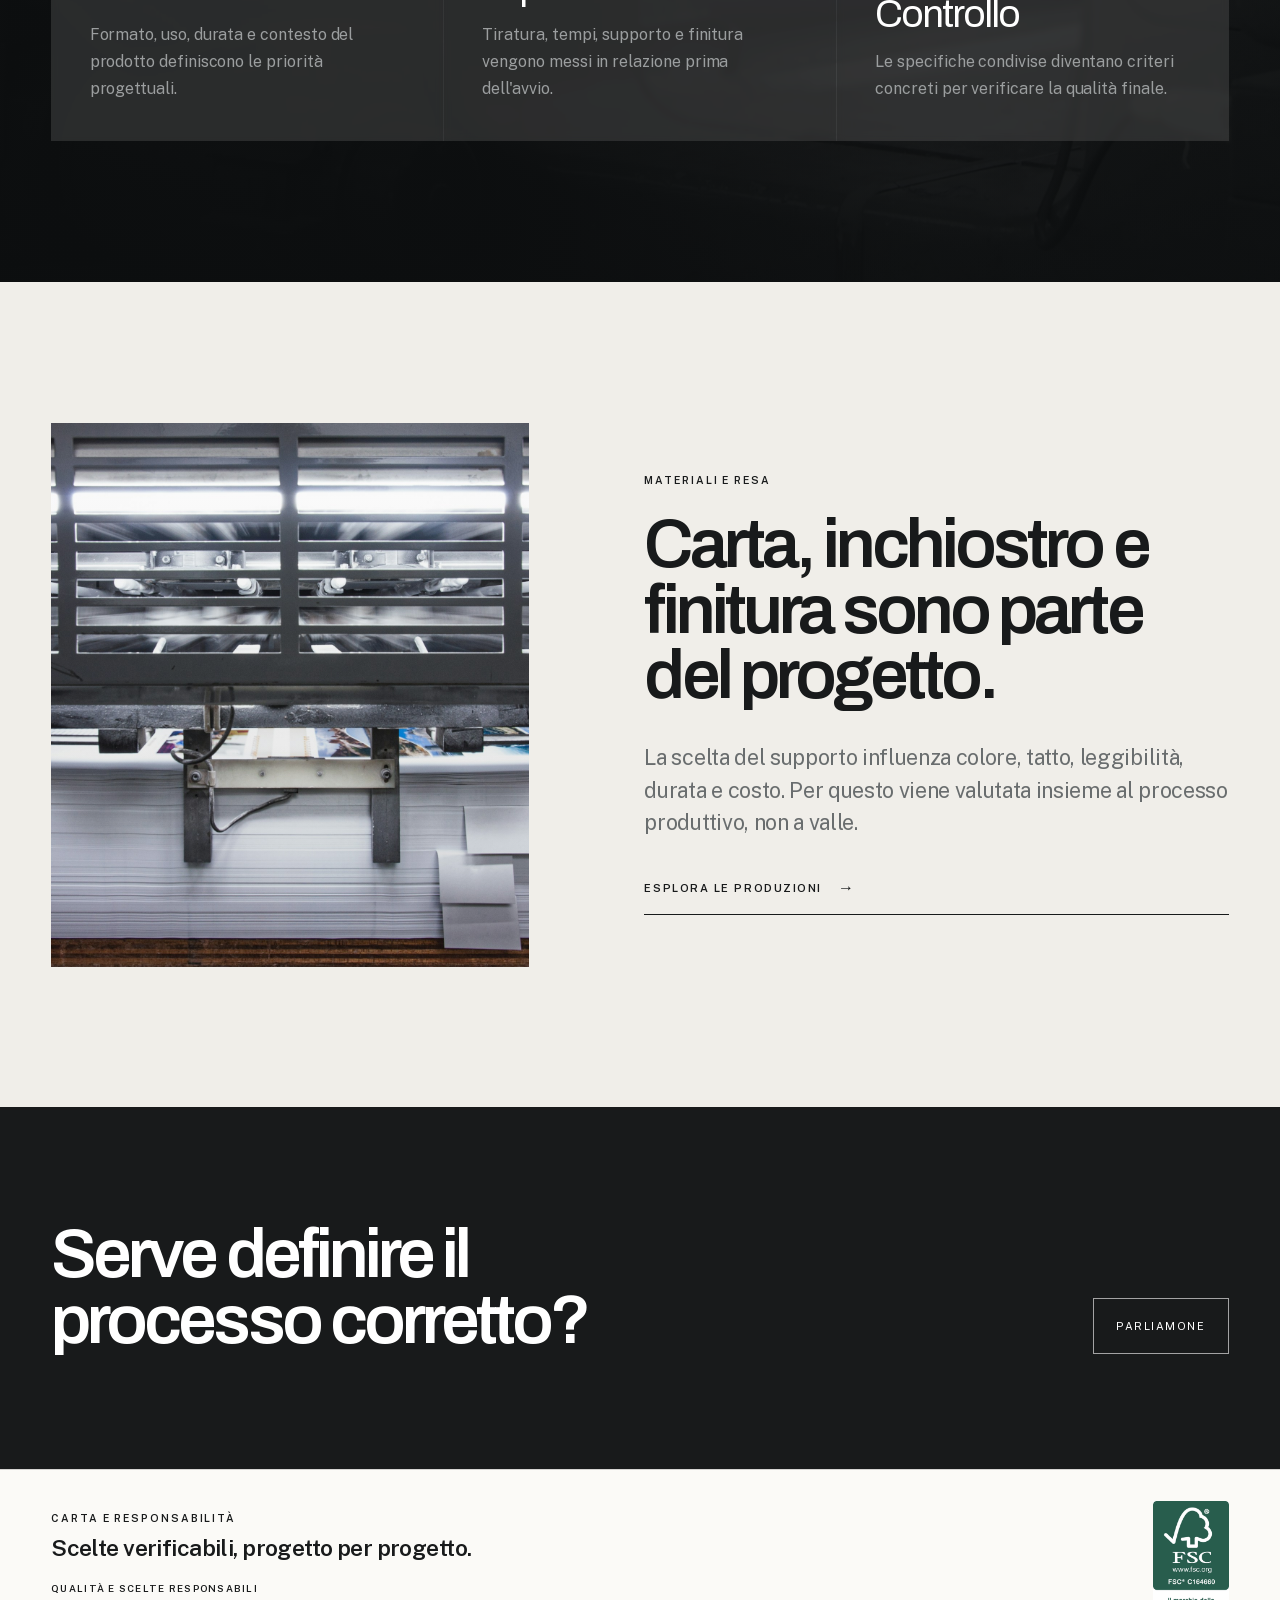
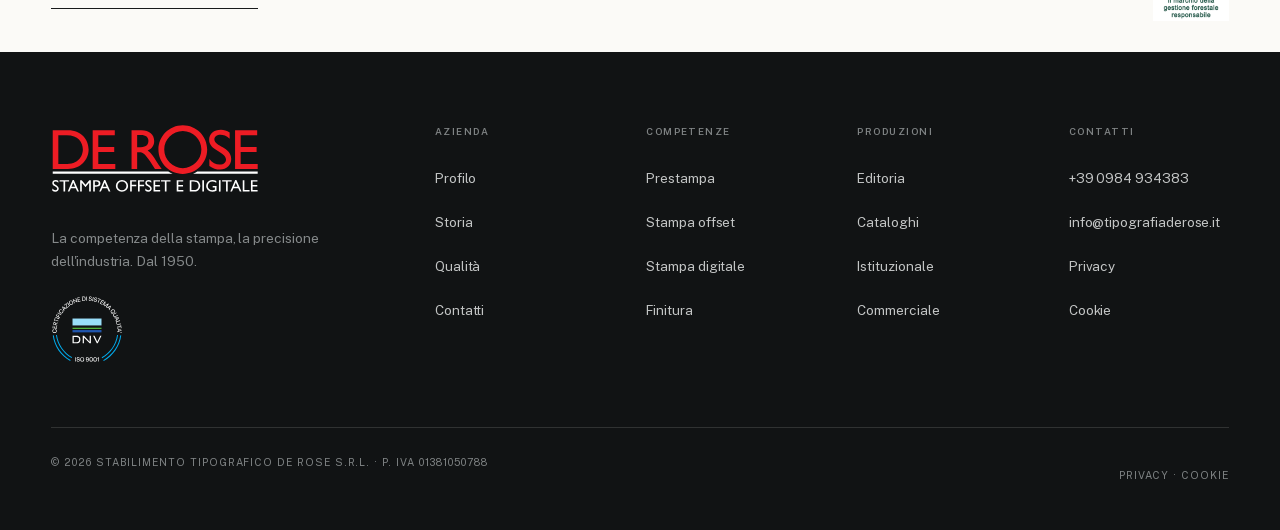
<file: competenze.html>
<!doctype html>
<html lang="it">
<head>
  <meta charset="utf-8"><meta name="viewport" content="width=device-width, initial-scale=1"><meta name="robots" content="noindex, nofollow, noarchive, nosnippet">
  <meta name="description" content="Prestampa, stampa offset e digitale, finitura e coordinamento: una filiera integrata per produzioni editoriali, istituzionali e commerciali.">
  <title>Prestampa, stampa e finitura | Tipografia De Rose</title>
  <link rel="canonical" href="https://www.tipografiaderose.it/competenze.html"><link rel="icon" href="favicon-de-rose-o.svg" type="image/svg+xml"><link rel="shortcut icon" href="favicon-de-rose-o.svg" type="image/svg+xml">
  <meta property="og:type" content="website"><meta property="og:locale" content="it_IT"><meta property="og:site_name" content="Stabilimento Tipografico De Rose">
  <meta property="og:title" content="Prestampa, stampa e finitura | Tipografia De Rose"><meta property="og:description" content="Una filiera integrata dalla prestampa alla finitura, con controllo e coordinamento produttivo.">
  <meta property="og:url" content="https://www.tipografiaderose.it/competenze.html"><meta property="og:image" content="https://www.tipografiaderose.it/og-image.jpg"><meta property="og:image:alt" content="Stabilimento Tipografico De Rose — industria grafica italiana dal 1950"><meta name="twitter:card" content="summary_large_image"><meta name="twitter:title" content="Prestampa, stampa e finitura | Tipografia De Rose"><meta name="twitter:description" content="Una filiera integrata dalla prestampa alla finitura, con controllo e coordinamento produttivo."><meta name="twitter:image" content="https://www.tipografiaderose.it/og-image.jpg">
  <link rel="stylesheet" href="assets/site.css?v=20260904-qualita-2">
  <link rel="stylesheet" href="assets/live-chat.css">
</head>
<body>
  <a class="skip-link" href="#main-content">Salta al contenuto</a>
  <div class="scroll-progress" aria-hidden="true"></div>
  <header class="site-nav"><div class="nav-inner">
    <a class="brand" href="index.html" aria-label="Stabilimento Tipografico De Rose, home"><img class="brand-official" src="assets/logo-de-rose-vector-negative.svg" alt="De Rose — Stampa offset e digitale" width="741" height="246"></a>
    <nav class="nav-links" id="navLinks" aria-label="Navigazione principale"><a href="azienda.html">Azienda</a><a class="active" aria-current="page" href="competenze.html">Competenze</a><a href="produzioni.html">Produzioni</a><a href="qualita.html">Qualità</a><a class="mobile-contact" href="contatti.html">Contatti</a></nav>
    <a class="nav-contact" href="contatti.html">Contatti</a><button class="menu-toggle" aria-expanded="false" aria-controls="navLinks">Menu</button>
  </div></header>

  <main id="main-content" tabindex="-1">
    <section class="page-hero" style="--hero-image:url('stock-industrial-ink-rollers-v1.jpg');--hero-position:center 58%"><div class="hero-inner">
      <div class="hero-copy"><p class="eyebrow">Competenze</p><h1 class="display">Dall'idea alla materia.</h1></div>
      <div class="hero-intro"><strong>Processo integrato</strong>Ogni tecnologia è uno strumento. La competenza consiste nel scegliere, coordinare e controllare quella più adatta al risultato.</div>
    </div></section>

    <section class="section"><div class="section-inner">
      <div class="section-head reveal"><p class="eyebrow">Il sistema produttivo</p><div><h2 class="title">Cinque competenze, una regia unica.</h2><p class="lede">Il progetto viene letto come un percorso completo: specifiche, file, supporti, stampa, lavorazioni finali e consegna.</p></div></div>
      <div class="service-list">
        <article class="service-row reveal" id="prestampa"><span>01</span><h2>Prestampa</h2><div><p>Analisi e preparazione dei file, verifica delle specifiche, controllo dei contenuti tecnici e impostazione del lavoro per la tecnologia selezionata.</p><div class="service-tags"><span>Controllo file</span><span>Imposizione</span><span>Prove</span></div></div></article>
        <article class="service-row reveal" id="offset"><span>02</span><h2>Stampa offset</h2><div><p>Produzioni editoriali e commerciali che richiedono qualità cromatica, uniformità e convenienza sulle tirature strutturate.</p><div class="service-tags"><span>Fogli</span><span>Quadricromia</span><span>Tirature medie</span></div></div></article>
        <article class="service-row reveal" id="digitale"><span>03</span><h2>Stampa digitale</h2><div><p>Flessibilità per produzioni rapide, quantità contenute, materiali personalizzati e necessità di aggiornamento frequente.</p><div class="service-tags"><span>Piccole tirature</span><span>Rapidità</span><span>Personalizzazione</span></div></div></article>
        <article class="service-row reveal" id="finitura"><span>04</span><h2>Finitura</h2><div><p>Le lavorazioni che trasformano lo stampato in un prodotto completo: taglio, piega, confezione e finiture coerenti con l'uso finale.</p><div class="service-tags"><span>Taglio</span><span>Piega</span><span>Confezione</span></div></div></article>
        <article class="service-row reveal" id="coordinamento"><span>05</span><h2>Coordinamento</h2><div><p>Un referente governa il flusso, mantiene allineate le specifiche e accompagna il progetto fino all'organizzazione della consegna.</p><div class="service-tags"><span>Programmazione</span><span>Controllo</span><span>Consegna</span></div></div></article>
      </div>
    </div></section>

    <section class="section dark industrial-backdrop" style="--section-image:url('stock-selected-press-rollers-v1.jpg');--section-position:82% center"><div class="section-inner">
      <div class="section-head reveal"><p class="eyebrow">La scelta tecnica</p><div><h2 class="title">Non una macchina per tutto. Il processo giusto per ogni lavoro.</h2></div></div>
      <div class="principles">
        <article class="principle reveal"><span>01 · Obiettivo</span><div><h3>Funzione</h3><p>Formato, uso, durata e contesto del prodotto definiscono le priorità progettuali.</p></div></article>
        <article class="principle reveal" style="--delay:90ms"><span>02 · Produzione</span><div><h3>Equilibrio</h3><p>Tiratura, tempi, supporto e finitura vengono messi in relazione prima dell'avvio.</p></div></article>
        <article class="principle reveal" style="--delay:180ms"><span>03 · Risultato</span><div><h3>Controllo</h3><p>Le specifiche condivise diventano criteri concreti per verificare la qualità finale.</p></div></article>
      </div>
    </div></section>

    <section class="section stone"><div class="section-inner split">
      <div class="media-panel paper reveal" style="--media-image:url('stock-sheetfed-stack-v1.jpg');--media-position:center 52%" role="img" aria-label="Pila di fogli in lavorazione su una linea di stampa industriale"></div>
      <div class="split-copy reveal"><p class="eyebrow">Materiali e resa</p><h2 class="title">Carta, inchiostro e finitura sono parte del progetto.</h2><p class="lede">La scelta del supporto influenza colore, tatto, leggibilità, durata e costo. Per questo viene valutata insieme al processo produttivo, non a valle.</p><a class="text-link" href="produzioni.html">Esplora le produzioni</a></div>
    </div></section>

    <section class="cta"><div class="cta-inner"><h2 class="title">Serve definire il processo corretto?</h2><a class="cta-action" href="contatti.html">Parliamone</a></div></section>
  </main>

  <aside class="fsc-footer-band" aria-label="Marchio promozionale FSC"><div class="fsc-footer-band-inner">
    <div class="fsc-footer-copy"><p class="eyebrow">Carta e responsabilità</p><p class="fsc-footer-title">Scelte verificabili, progetto per progetto.</p><a class="fsc-footer-link" href="qualita.html">Qualità e scelte responsabili</a></div>
    <div class="fsc-footer-mark"><img src="assets/fsc-c164660-promotional-portrait-white-on-green.jpeg" alt="FSC: il marchio della gestione forestale responsabile. Codice FSC C164660" width="1024" height="1623"></div>
  </div></aside>

  <footer class="footer"><div class="footer-inner"><div class="footer-top">
    <div class="footer-brand"><a class="brand" href="index.html" aria-label="Stabilimento Tipografico De Rose, home"><img class="brand-official" src="assets/logo-de-rose-vector-negative.svg" alt="De Rose — Stampa offset e digitale" width="741" height="246"></a><p>La competenza della stampa, la precisione dell'industria. Dal 1950.</p><div class="footer-certification-wrap"><img class="footer-certification" src="assets/certificazione-dnv-iso9001.svg" alt="Certificazione di sistema qualità DNV ISO 9001" width="177" height="167"></div></div>
    <div class="footer-col"><h2>Azienda</h2><a href="azienda.html">Profilo</a><a href="azienda.html#storia">Storia</a><a href="qualita.html">Qualità</a><a href="contatti.html">Contatti</a></div>
    <div class="footer-col"><h2>Competenze</h2><a href="#prestampa">Prestampa</a><a href="#offset">Stampa offset</a><a href="#digitale">Stampa digitale</a><a href="#finitura">Finitura</a></div>
    <div class="footer-col"><h2>Produzioni</h2><a href="produzioni.html#editoria">Editoria</a><a href="produzioni.html#cataloghi">Cataloghi</a><a href="produzioni.html#istituzionale">Istituzionale</a><a href="produzioni.html#commerciale">Commerciale</a></div>
    <div class="footer-col"><h2>Contatti</h2><a href="tel:+390984934383">+39 0984 934383</a><a href="mailto:info@tipografiaderose.it">info@tipografiaderose.it</a><a href="privacy.html">Privacy</a><a href="cookie.html">Cookie</a></div>
  </div><div class="footer-bottom"><span>© <span data-year></span> Stabilimento Tipografico De Rose S.r.l. · P. IVA 01381050788</span><span><a href="privacy.html">Privacy</a> · <a href="cookie.html">Cookie</a></span></div></div></footer>
  <script src="assets/site.js"></script>
  <script src="assets/live-chat.js"></script>
</body>
</html>
</file>
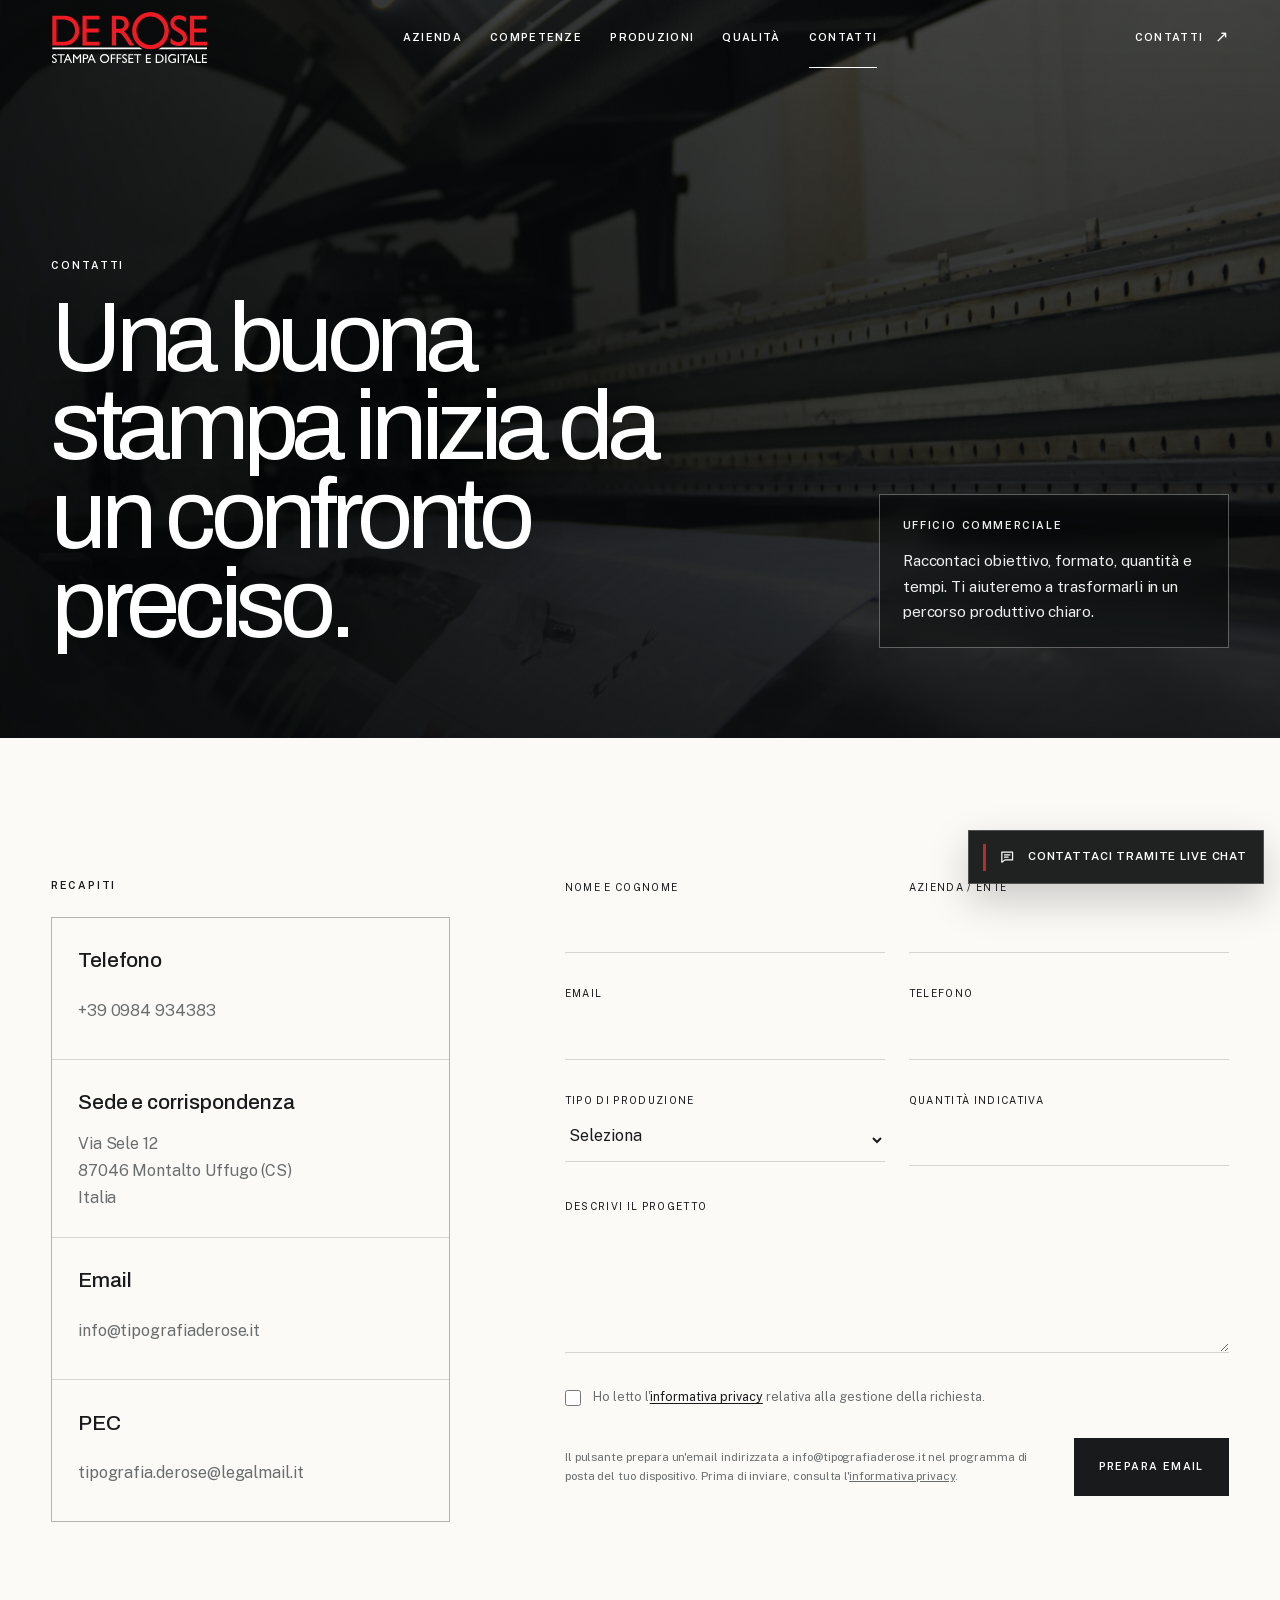
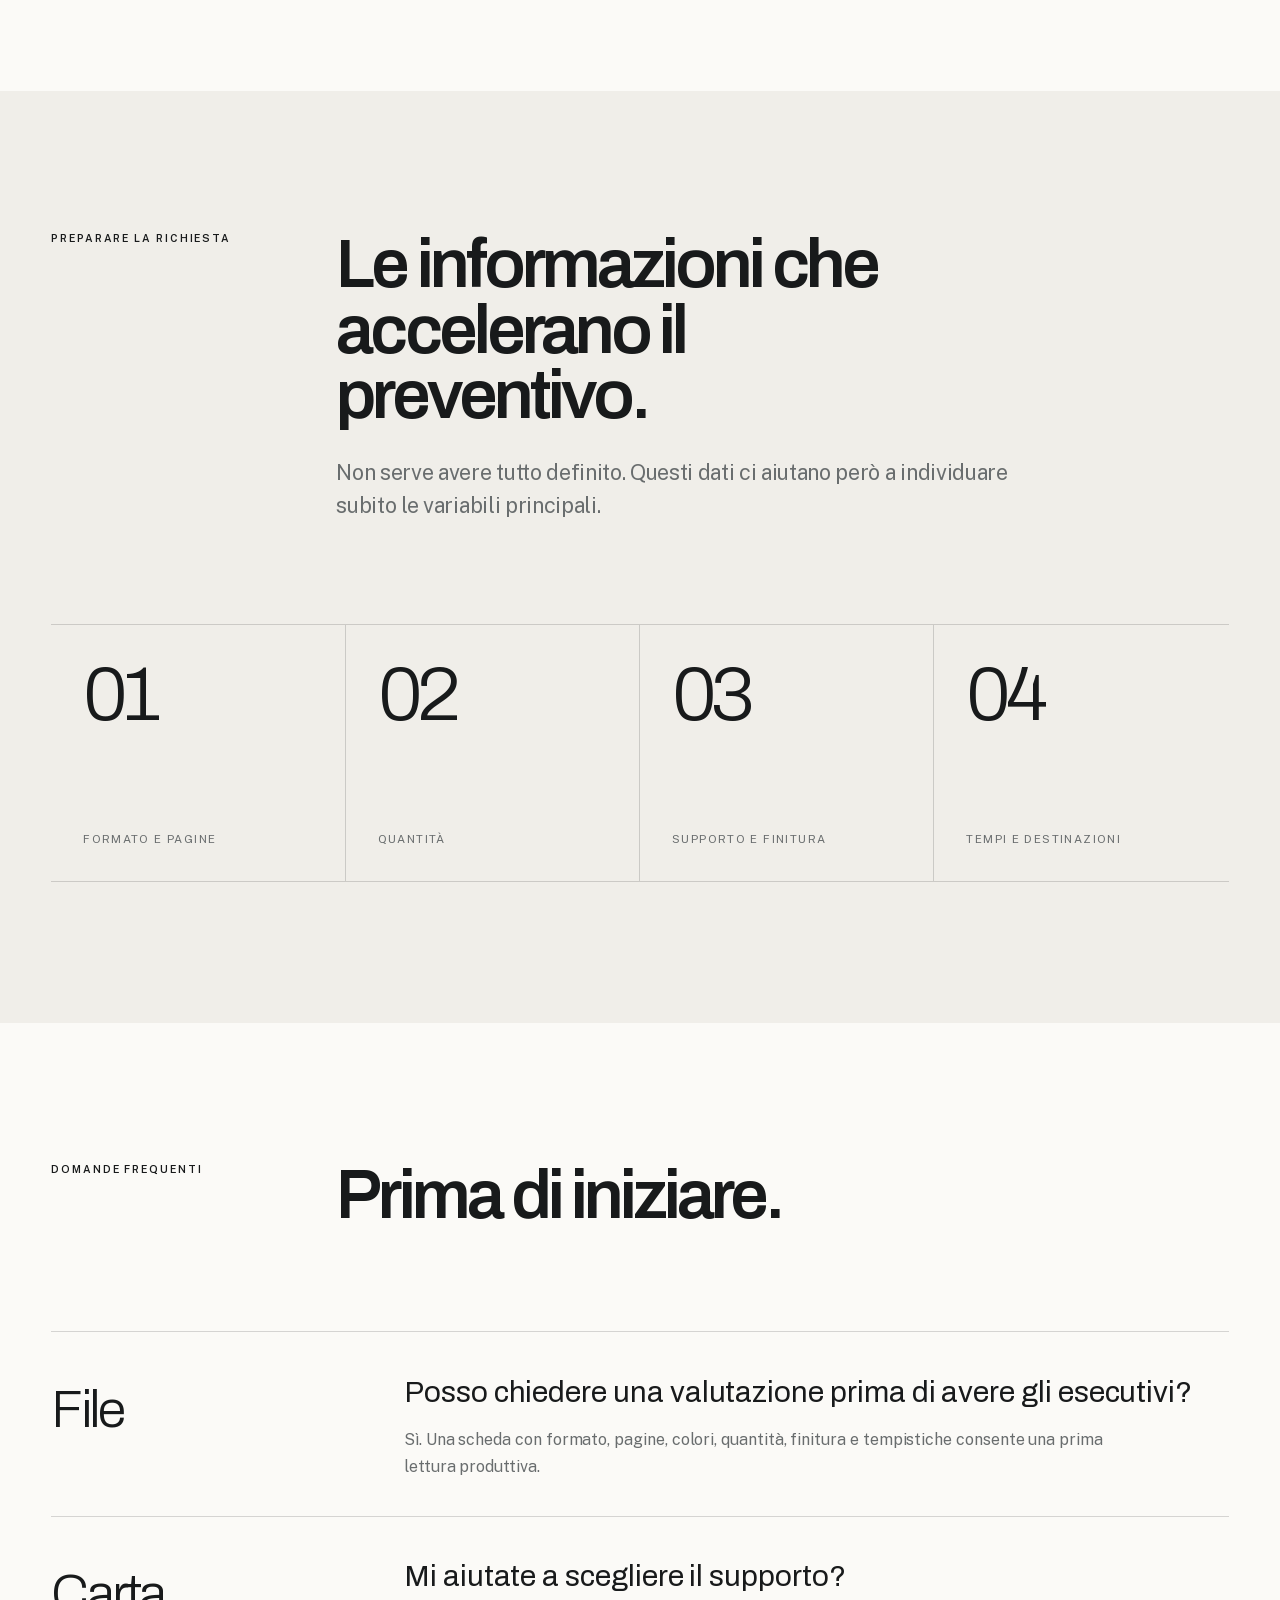
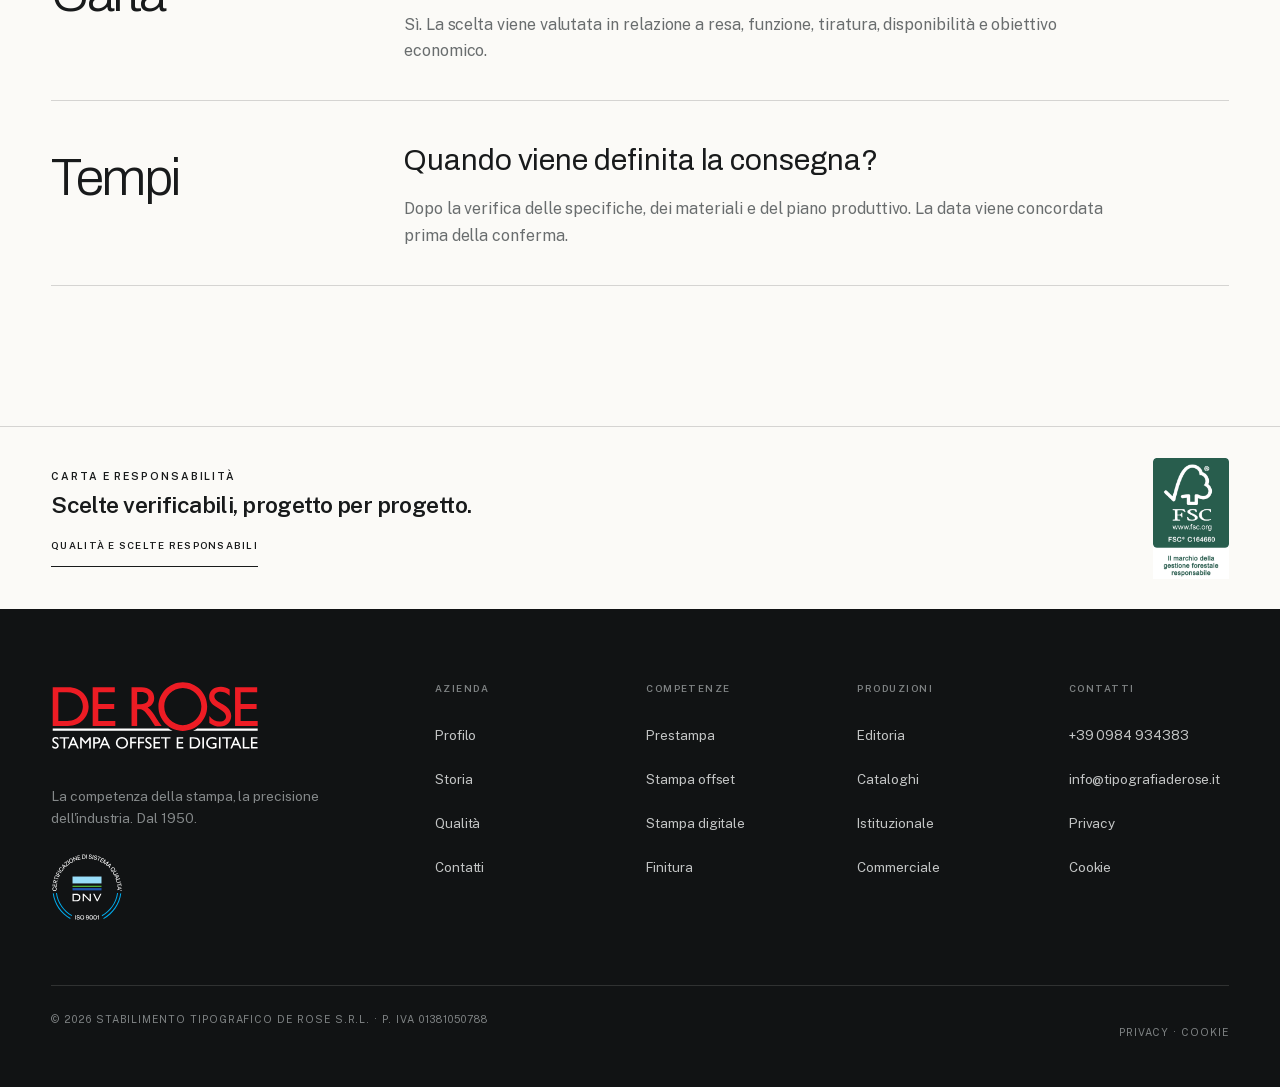
<file: contatti.html>
<!doctype html>
<html lang="it">
<head>
  <meta charset="utf-8"><meta name="viewport" content="width=device-width, initial-scale=1"><meta name="robots" content="noindex, nofollow, noarchive, nosnippet">
  <meta name="description" content="Contatta lo Stabilimento Tipografico De Rose per valutare formati, quantità, supporti, finiture, tempi e requisiti del tuo progetto di stampa.">
  <title>Contatti e preventivi | Stabilimento Tipografico De Rose</title>
  <link rel="canonical" href="https://www.tipografiaderose.it/contatti.html"><link rel="icon" href="favicon-de-rose-o.svg" type="image/svg+xml"><link rel="shortcut icon" href="favicon-de-rose-o.svg" type="image/svg+xml">
  <meta property="og:type" content="website"><meta property="og:locale" content="it_IT"><meta property="og:site_name" content="Stabilimento Tipografico De Rose">
  <meta property="og:title" content="Contatti e preventivi | Stabilimento Tipografico De Rose"><meta property="og:description" content="Richiedi una valutazione tecnica per il tuo progetto di stampa.">
  <meta property="og:url" content="https://www.tipografiaderose.it/contatti.html"><meta property="og:image" content="https://www.tipografiaderose.it/og-image.jpg"><meta property="og:image:alt" content="Stabilimento Tipografico De Rose — industria grafica italiana dal 1950"><meta name="twitter:card" content="summary_large_image"><meta name="twitter:title" content="Contatti e preventivi | Stabilimento Tipografico De Rose"><meta name="twitter:description" content="Richiedi una valutazione tecnica per il tuo progetto di stampa."><meta name="twitter:image" content="https://www.tipografiaderose.it/og-image.jpg">
  <script type="application/ld+json">{"@context":"https://schema.org","@type":"FAQPage","mainEntity":[{"@type":"Question","name":"Posso chiedere una valutazione prima di avere gli esecutivi?","acceptedAnswer":{"@type":"Answer","text":"Sì. Una scheda con formato, pagine, colori, quantità, finitura e tempistiche consente una prima lettura produttiva."}},{"@type":"Question","name":"Mi aiutate a scegliere il supporto?","acceptedAnswer":{"@type":"Answer","text":"Sì. La scelta viene valutata in relazione a resa, funzione, tiratura, disponibilità e obiettivo economico."}},{"@type":"Question","name":"Quando viene definita la consegna?","acceptedAnswer":{"@type":"Answer","text":"Dopo la verifica delle specifiche, dei materiali e del piano produttivo. La data viene concordata prima della conferma."}}]}</script>
  <link rel="stylesheet" href="assets/site.css?v=20260904-qualita-2">
  <link rel="stylesheet" href="assets/live-chat.css">
</head>
<body>
  <a class="skip-link" href="#main-content">Salta al contenuto</a>
  <div class="scroll-progress" aria-hidden="true"></div>
  <header class="site-nav"><div class="nav-inner">
    <a class="brand" href="index.html" aria-label="Stabilimento Tipografico De Rose, home"><img class="brand-official" src="assets/logo-de-rose-vector-negative.svg" alt="De Rose — Stampa offset e digitale" width="741" height="246"></a>
    <nav class="nav-links" id="navLinks" aria-label="Navigazione principale"><a href="azienda.html">Azienda</a><a href="competenze.html">Competenze</a><a href="produzioni.html">Produzioni</a><a href="qualita.html">Qualità</a><a class="mobile-contact active" aria-current="page" href="contatti.html">Contatti</a></nav>
    <a class="nav-contact" href="contatti.html">Contatti</a><button class="menu-toggle" aria-expanded="false" aria-controls="navLinks">Menu</button>
  </div></header>

  <main id="main-content" tabindex="-1">
    <section class="page-hero" style="--hero-image:url('stock-finishing-motion-v1.jpg');--hero-position:center 48%"><div class="hero-inner">
      <div class="hero-copy"><p class="eyebrow">Contatti</p><h1 class="display">Una buona stampa inizia da un confronto preciso.</h1></div>
      <div class="hero-intro"><strong>Ufficio commerciale</strong>Raccontaci obiettivo, formato, quantità e tempi. Ti aiuteremo a trasformarli in un percorso produttivo chiaro.</div>
    </div></section>

    <section class="section"><div class="section-inner contact-grid">
      <div class="reveal">
        <p class="eyebrow" style="margin-bottom:1.5rem">Recapiti</p>
        <div class="contact-cards">
          <div class="contact-card"><h2>Telefono</h2><a href="tel:+390984934383">+39 0984 934383</a></div>
          <div class="contact-card"><h2>Sede e corrispondenza</h2><p>Via Sele 12<br>87046 Montalto Uffugo (CS)<br>Italia</p></div>
          <div class="contact-card"><h2>Email</h2><a href="mailto:info@tipografiaderose.it">info@tipografiaderose.it</a></div>
          <div class="contact-card"><h2>PEC</h2><a href="mailto:tipografia.derose@legalmail.it">tipografia.derose@legalmail.it</a></div>
        </div>
      </div>
      <form class="form reveal" data-contact-form action="mailto:info@tipografiaderose.it" method="post" enctype="text/plain">
        <div class="field"><label for="contact-name">Nome e cognome</label><input id="contact-name" name="name" autocomplete="name" required></div>
        <div class="field"><label for="contact-company">Azienda / Ente</label><input id="contact-company" name="company" autocomplete="organization"></div>
        <div class="field"><label for="contact-email">Email</label><input id="contact-email" name="email" type="email" autocomplete="email" required></div>
        <div class="field"><label for="contact-phone">Telefono</label><input id="contact-phone" name="phone" type="tel" autocomplete="tel"></div>
        <div class="field"><label for="contact-product">Tipo di produzione</label><select id="contact-product" name="product"><option value="">Seleziona</option><option>Editoria</option><option>Cataloghi</option><option>Istituzionale</option><option>Commerciale</option><option>Altro</option></select></div>
        <div class="field"><label for="contact-quantity">Quantità indicativa</label><input id="contact-quantity" name="quantity" inputmode="numeric"></div>
        <div class="field full"><label for="contact-message">Descrivi il progetto</label><textarea id="contact-message" name="message" maxlength="3000" required></textarea></div>
        <div class="field full privacy-field"><label class="privacy-check" for="contact-privacy"><input id="contact-privacy" name="privacy_read" type="checkbox" required><span>Ho letto l'<a href="privacy.html">informativa privacy</a> relativa alla gestione della richiesta.</span></label></div>
        <div class="form-bottom"><p class="form-note">Il pulsante prepara un'email indirizzata a info@tipografiaderose.it nel programma di posta del tuo dispositivo. Prima di inviare, consulta l'<a href="privacy.html"><u>informativa privacy</u></a>.</p><button class="submit" type="submit">Prepara email</button></div>
        <p class="form-status" role="status" aria-live="polite"></p>
      </form>
    </div></section>

    <section class="section stone"><div class="section-inner">
      <div class="section-head reveal"><p class="eyebrow">Preparare la richiesta</p><div><h2 class="title">Le informazioni che accelerano il preventivo.</h2><p class="lede">Non serve avere tutto definito. Questi dati ci aiutano però a individuare subito le variabili principali.</p></div></div>
      <div class="metric-grid reveal"><div class="metric"><strong>01</strong><span>Formato e pagine</span></div><div class="metric"><strong>02</strong><span>Quantità</span></div><div class="metric"><strong>03</strong><span>Supporto e finitura</span></div><div class="metric"><strong>04</strong><span>Tempi e destinazioni</span></div></div>
    </div></section>

    <section class="section"><div class="section-inner">
      <div class="section-head reveal"><p class="eyebrow">Domande frequenti</p><div><h2 class="title">Prima di iniziare.</h2></div></div>
      <div class="timeline">
        <article class="timeline-row reveal"><div class="timeline-year">File</div><div><h3>Posso chiedere una valutazione prima di avere gli esecutivi?</h3><p>Sì. Una scheda con formato, pagine, colori, quantità, finitura e tempistiche consente una prima lettura produttiva.</p></div></article>
        <article class="timeline-row reveal"><div class="timeline-year">Carta</div><div><h3>Mi aiutate a scegliere il supporto?</h3><p>Sì. La scelta viene valutata in relazione a resa, funzione, tiratura, disponibilità e obiettivo economico.</p></div></article>
        <article class="timeline-row reveal"><div class="timeline-year">Tempi</div><div><h3>Quando viene definita la consegna?</h3><p>Dopo la verifica delle specifiche, dei materiali e del piano produttivo. La data viene concordata prima della conferma.</p></div></article>
      </div>
    </div></section>
  </main>

  <aside class="fsc-footer-band" aria-label="Marchio promozionale FSC"><div class="fsc-footer-band-inner">
    <div class="fsc-footer-copy"><p class="eyebrow">Carta e responsabilità</p><p class="fsc-footer-title">Scelte verificabili, progetto per progetto.</p><a class="fsc-footer-link" href="qualita.html">Qualità e scelte responsabili</a></div>
    <div class="fsc-footer-mark"><img src="assets/fsc-c164660-promotional-portrait-white-on-green.jpeg" alt="FSC: il marchio della gestione forestale responsabile. Codice FSC C164660" width="1024" height="1623"></div>
  </div></aside>

  <footer class="footer"><div class="footer-inner"><div class="footer-top">
    <div class="footer-brand"><a class="brand" href="index.html" aria-label="Stabilimento Tipografico De Rose, home"><img class="brand-official" src="assets/logo-de-rose-vector-negative.svg" alt="De Rose — Stampa offset e digitale" width="741" height="246"></a><p>La competenza della stampa, la precisione dell'industria. Dal 1950.</p><div class="footer-certification-wrap"><img class="footer-certification" src="assets/certificazione-dnv-iso9001.svg" alt="Certificazione di sistema qualità DNV ISO 9001" width="177" height="167"></div></div>
    <div class="footer-col"><h2>Azienda</h2><a href="azienda.html">Profilo</a><a href="azienda.html#storia">Storia</a><a href="qualita.html">Qualità</a><a href="contatti.html">Contatti</a></div>
    <div class="footer-col"><h2>Competenze</h2><a href="competenze.html#prestampa">Prestampa</a><a href="competenze.html#offset">Stampa offset</a><a href="competenze.html#digitale">Stampa digitale</a><a href="competenze.html#finitura">Finitura</a></div>
    <div class="footer-col"><h2>Produzioni</h2><a href="produzioni.html#editoria">Editoria</a><a href="produzioni.html#cataloghi">Cataloghi</a><a href="produzioni.html#istituzionale">Istituzionale</a><a href="produzioni.html#commerciale">Commerciale</a></div>
    <div class="footer-col"><h2>Contatti</h2><a href="tel:+390984934383">+39 0984 934383</a><a href="mailto:info@tipografiaderose.it">info@tipografiaderose.it</a><a href="privacy.html">Privacy</a><a href="cookie.html">Cookie</a></div>
  </div><div class="footer-bottom"><span>© <span data-year></span> Stabilimento Tipografico De Rose S.r.l. · P. IVA 01381050788</span><span><a href="privacy.html">Privacy</a> · <a href="cookie.html">Cookie</a></span></div></div></footer>
  <script src="assets/site.js"></script>
  <script src="assets/live-chat.js"></script>
</body>
</html>
</file>
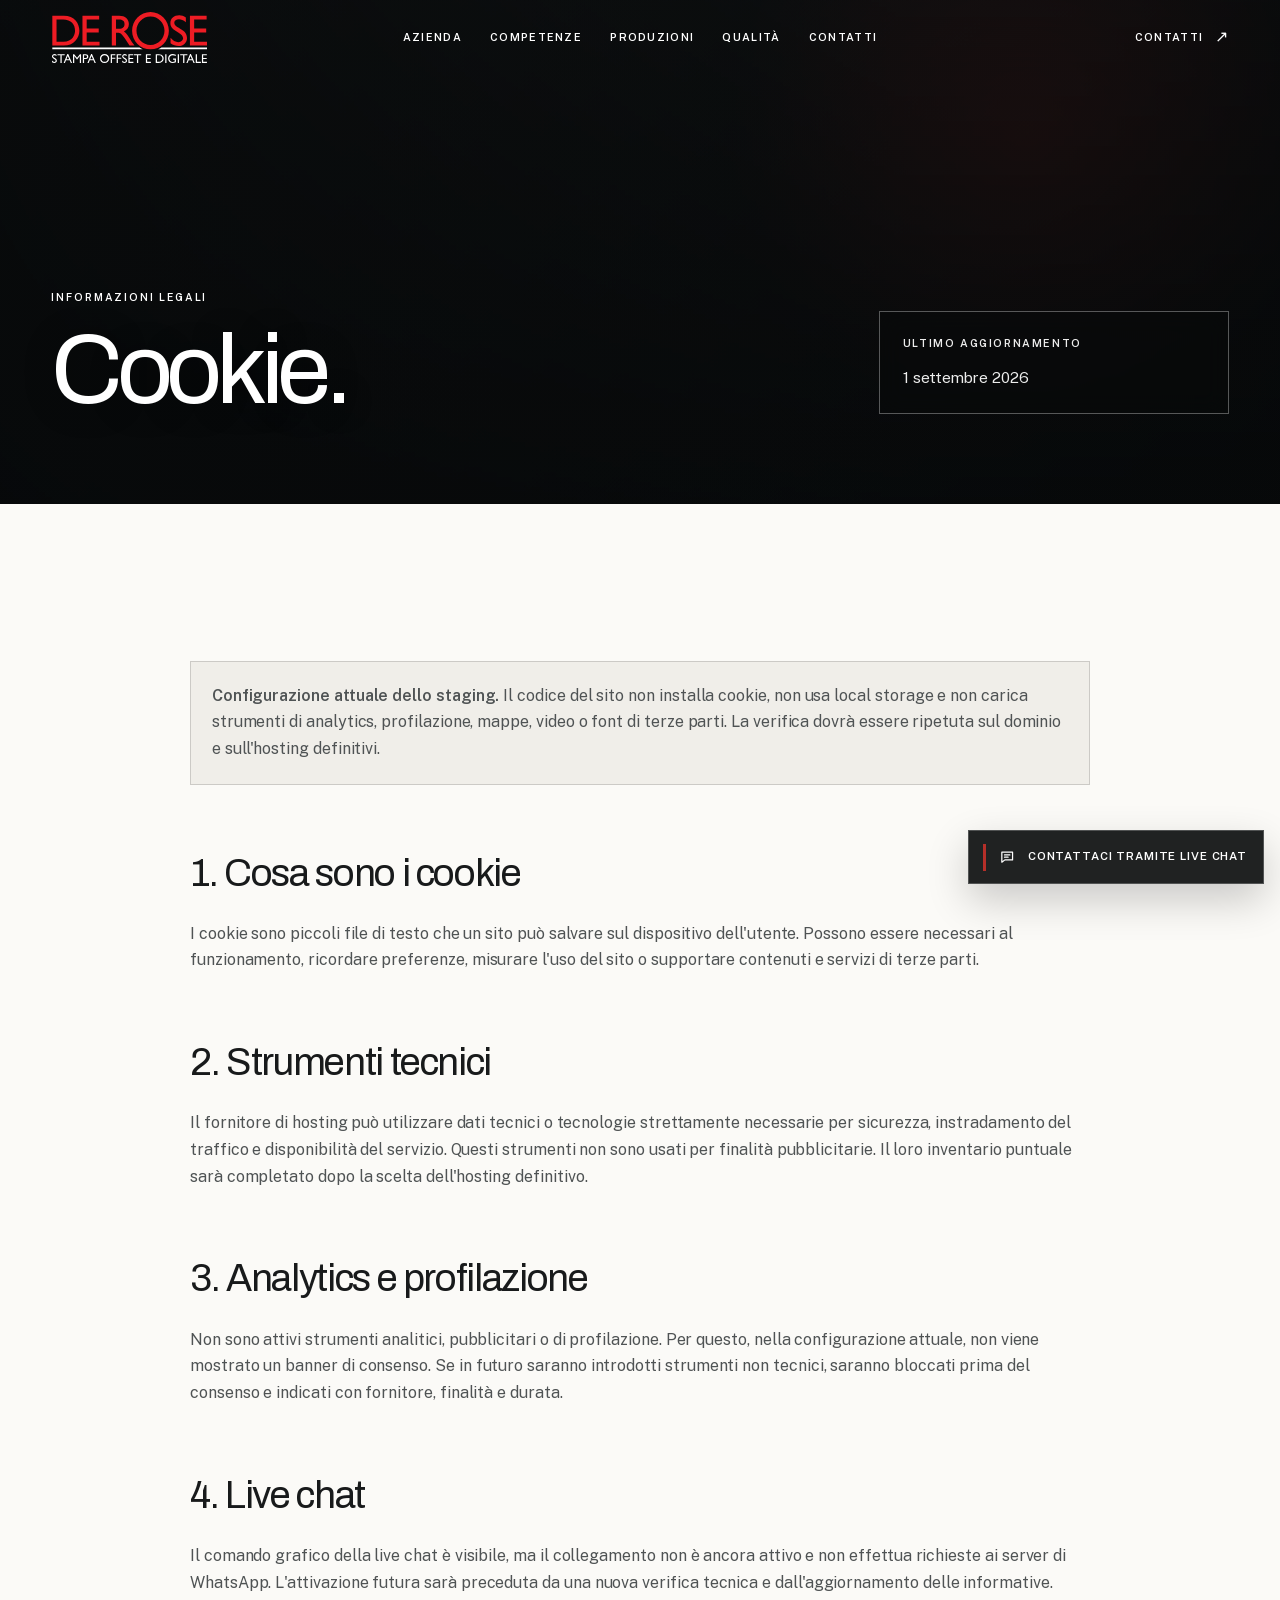
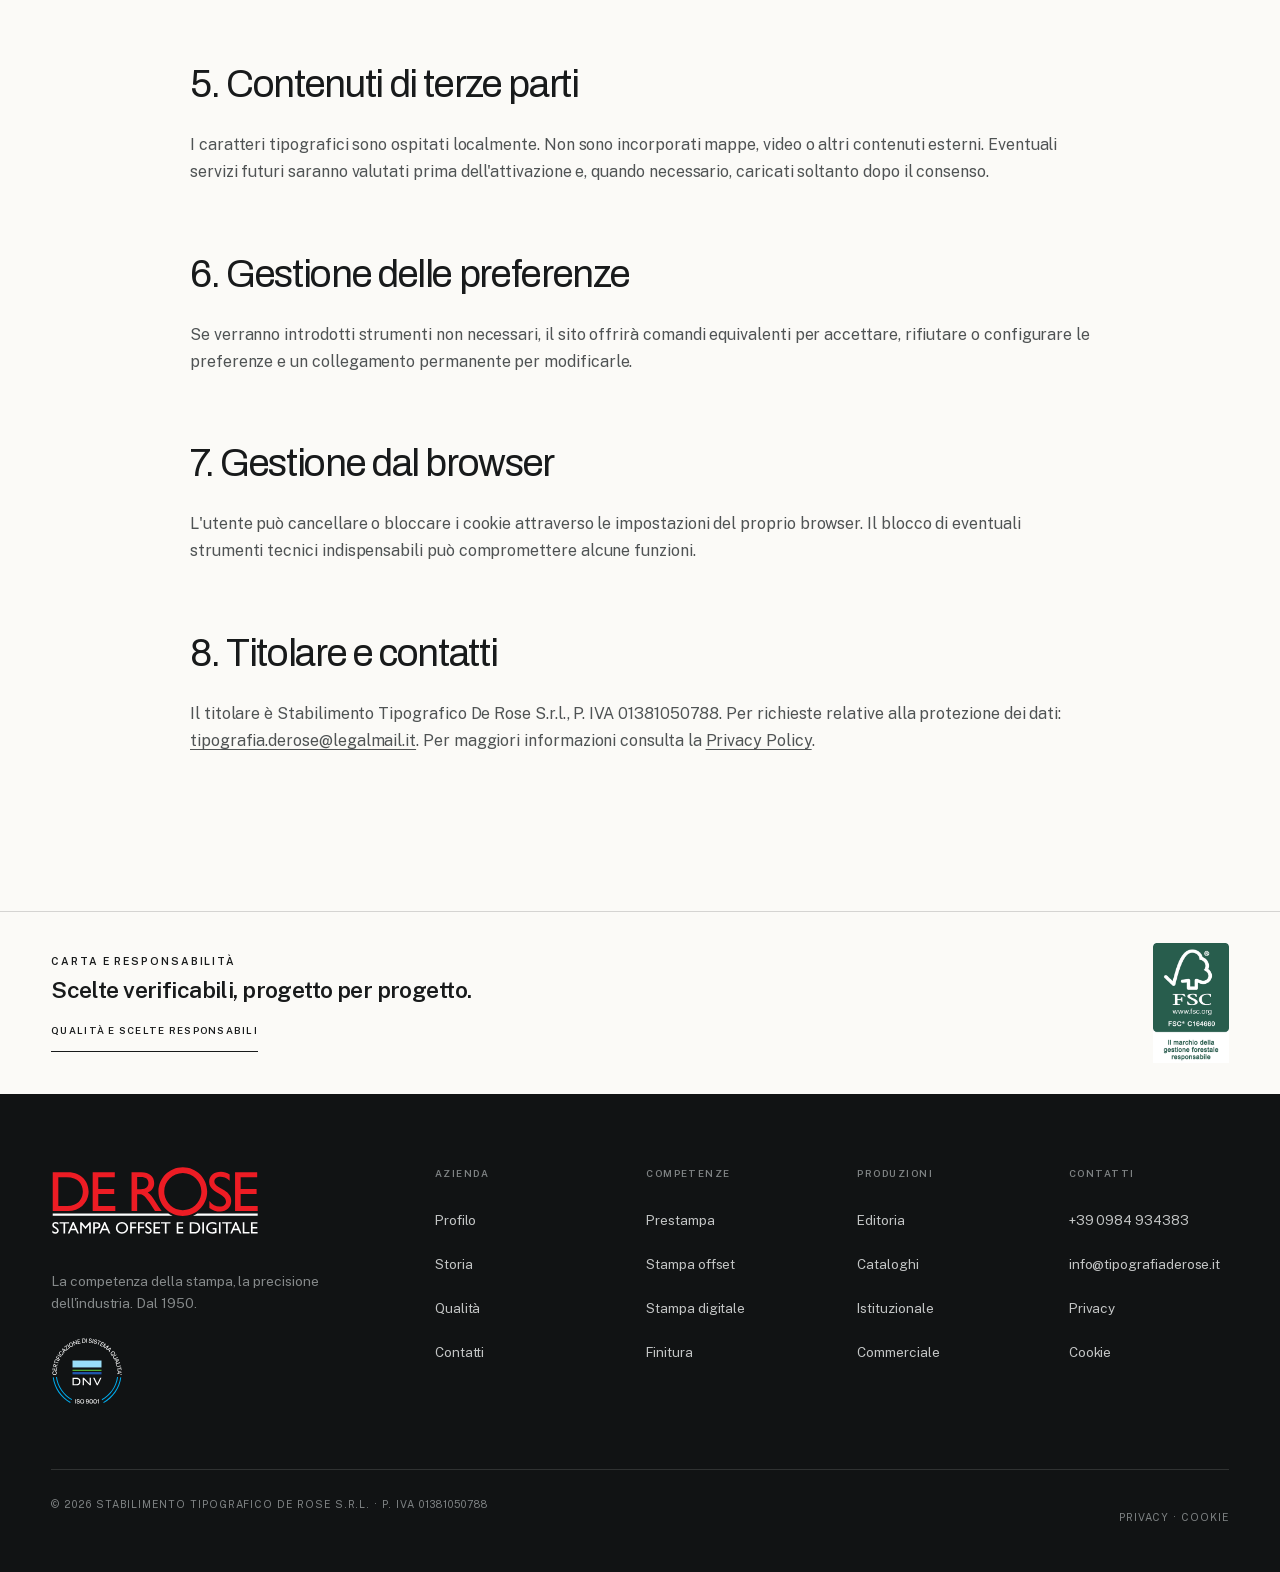
<file: cookie.html>
<!doctype html>
<html lang="it">
<head>
  <meta charset="utf-8"><meta name="viewport" content="width=device-width, initial-scale=1"><meta name="robots" content="noindex, nofollow, noarchive, nosnippet">
  <meta name="description" content="Informativa cookie del sito dello Stabilimento Tipografico De Rose.">
  <title>Cookie — Stabilimento Tipografico De Rose</title>
  <link rel="canonical" href="https://www.tipografiaderose.it/cookie.html"><link rel="icon" href="favicon-de-rose-o.svg" type="image/svg+xml"><link rel="shortcut icon" href="favicon-de-rose-o.svg" type="image/svg+xml">
  <meta property="og:type" content="website"><meta property="og:locale" content="it_IT"><meta property="og:site_name" content="Stabilimento Tipografico De Rose">
  <meta property="og:title" content="Cookie — Stabilimento Tipografico De Rose"><meta property="og:description" content="Informativa cookie del sito dello Stabilimento Tipografico De Rose.">
  <meta property="og:url" content="https://www.tipografiaderose.it/cookie.html"><meta property="og:image" content="https://www.tipografiaderose.it/og-image.jpg"><meta name="twitter:card" content="summary_large_image">
  <link rel="stylesheet" href="assets/site.css?v=20260904-qualita-2">
  <link rel="stylesheet" href="assets/live-chat.css">
</head>
<body>
  <a class="skip-link" href="#main-content">Salta al contenuto</a>
  <div class="scroll-progress" aria-hidden="true"></div>
  <header class="site-nav"><div class="nav-inner">
    <a class="brand" href="index.html" aria-label="Stabilimento Tipografico De Rose, home"><img class="brand-official" src="assets/logo-de-rose-vector-negative.svg" alt="De Rose — Stampa offset e digitale" width="741" height="246"></a>
    <nav class="nav-links" id="navLinks" aria-label="Navigazione principale"><a href="azienda.html">Azienda</a><a href="competenze.html">Competenze</a><a href="produzioni.html">Produzioni</a><a href="qualita.html">Qualità</a><a class="mobile-contact" href="contatti.html">Contatti</a></nav>
    <a class="nav-contact" href="contatti.html">Contatti</a><button class="menu-toggle" aria-expanded="false" aria-controls="navLinks">Menu</button>
  </div></header>
  <main id="main-content" tabindex="-1">
    <section class="page-hero legal-hero" style="min-height:56svh"><div class="hero-inner"><div class="hero-copy"><p class="eyebrow">Informazioni legali</p><h1 class="display">Cookie.</h1></div><div class="hero-intro"><strong>Ultimo aggiornamento</strong>1 settembre 2026</div></div></section>
    <section class="section"><article class="legal">
      <p class="legal-note"><strong>Configurazione attuale dello staging.</strong> Il codice del sito non installa cookie, non usa local storage e non carica strumenti di analytics, profilazione, mappe, video o font di terze parti. La verifica dovrà essere ripetuta sul dominio e sull'hosting definitivi.</p>
      <h2>1. Cosa sono i cookie</h2><p>I cookie sono piccoli file di testo che un sito può salvare sul dispositivo dell'utente. Possono essere necessari al funzionamento, ricordare preferenze, misurare l'uso del sito o supportare contenuti e servizi di terze parti.</p>
      <h2>2. Strumenti tecnici</h2><p>Il fornitore di hosting può utilizzare dati tecnici o tecnologie strettamente necessarie per sicurezza, instradamento del traffico e disponibilità del servizio. Questi strumenti non sono usati per finalità pubblicitarie. Il loro inventario puntuale sarà completato dopo la scelta dell'hosting definitivo.</p>
      <h2>3. Analytics e profilazione</h2><p>Non sono attivi strumenti analitici, pubblicitari o di profilazione. Per questo, nella configurazione attuale, non viene mostrato un banner di consenso. Se in futuro saranno introdotti strumenti non tecnici, saranno bloccati prima del consenso e indicati con fornitore, finalità e durata.</p>
      <h2>4. Live chat</h2><p>Il comando grafico della live chat è visibile, ma il collegamento non è ancora attivo e non effettua richieste ai server di WhatsApp. L'attivazione futura sarà preceduta da una nuova verifica tecnica e dall'aggiornamento delle informative.</p>
      <h2>5. Contenuti di terze parti</h2><p>I caratteri tipografici sono ospitati localmente. Non sono incorporati mappe, video o altri contenuti esterni. Eventuali servizi futuri saranno valutati prima dell'attivazione e, quando necessario, caricati soltanto dopo il consenso.</p>
      <h2>6. Gestione delle preferenze</h2><p>Se verranno introdotti strumenti non necessari, il sito offrirà comandi equivalenti per accettare, rifiutare o configurare le preferenze e un collegamento permanente per modificarle.</p>
      <h2>7. Gestione dal browser</h2><p>L'utente può cancellare o bloccare i cookie attraverso le impostazioni del proprio browser. Il blocco di eventuali strumenti tecnici indispensabili può compromettere alcune funzioni.</p>
      <h2>8. Titolare e contatti</h2><p>Il titolare è Stabilimento Tipografico De Rose S.r.l., P. IVA 01381050788. Per richieste relative alla protezione dei dati: <a href="mailto:tipografia.derose@legalmail.it">tipografia.derose@legalmail.it</a>. Per maggiori informazioni consulta la <a href="privacy.html">Privacy Policy</a>.</p>
    </article></section>
  </main>
  <aside class="fsc-footer-band" aria-label="Marchio promozionale FSC"><div class="fsc-footer-band-inner">
    <div class="fsc-footer-copy"><p class="eyebrow">Carta e responsabilità</p><p class="fsc-footer-title">Scelte verificabili, progetto per progetto.</p><a class="fsc-footer-link" href="qualita.html">Qualità e scelte responsabili</a></div>
    <div class="fsc-footer-mark"><img src="assets/fsc-c164660-promotional-portrait-white-on-green.jpeg" alt="FSC: il marchio della gestione forestale responsabile. Codice FSC C164660" width="1024" height="1623"></div>
  </div></aside>

  <footer class="footer"><div class="footer-inner"><div class="footer-top">
    <div class="footer-brand"><a class="brand" href="index.html" aria-label="Stabilimento Tipografico De Rose, home"><img class="brand-official" src="assets/logo-de-rose-vector-negative.svg" alt="De Rose — Stampa offset e digitale" width="741" height="246"></a><p>La competenza della stampa, la precisione dell'industria. Dal 1950.</p><div class="footer-certification-wrap"><img class="footer-certification" src="assets/certificazione-dnv-iso9001.svg" alt="Certificazione di sistema qualità DNV ISO 9001" width="177" height="167"></div></div>
    <div class="footer-col"><h2>Azienda</h2><a href="azienda.html">Profilo</a><a href="azienda.html#storia">Storia</a><a href="qualita.html">Qualità</a><a href="contatti.html">Contatti</a></div>
    <div class="footer-col"><h2>Competenze</h2><a href="competenze.html#prestampa">Prestampa</a><a href="competenze.html#offset">Stampa offset</a><a href="competenze.html#digitale">Stampa digitale</a><a href="competenze.html#finitura">Finitura</a></div>
    <div class="footer-col"><h2>Produzioni</h2><a href="produzioni.html#editoria">Editoria</a><a href="produzioni.html#cataloghi">Cataloghi</a><a href="produzioni.html#istituzionale">Istituzionale</a><a href="produzioni.html#commerciale">Commerciale</a></div>
    <div class="footer-col"><h2>Contatti</h2><a href="tel:+390984934383">+39 0984 934383</a><a href="mailto:info@tipografiaderose.it">info@tipografiaderose.it</a><a href="privacy.html">Privacy</a><a href="cookie.html">Cookie</a></div>
  </div><div class="footer-bottom"><span>© <span data-year></span> Stabilimento Tipografico De Rose S.r.l. · P. IVA 01381050788</span><span><a href="privacy.html">Privacy</a> · <a href="cookie.html">Cookie</a></span></div></div></footer>
  <script src="assets/site.js"></script>
  <script src="assets/live-chat.js"></script>
</body>
</html>
</file>
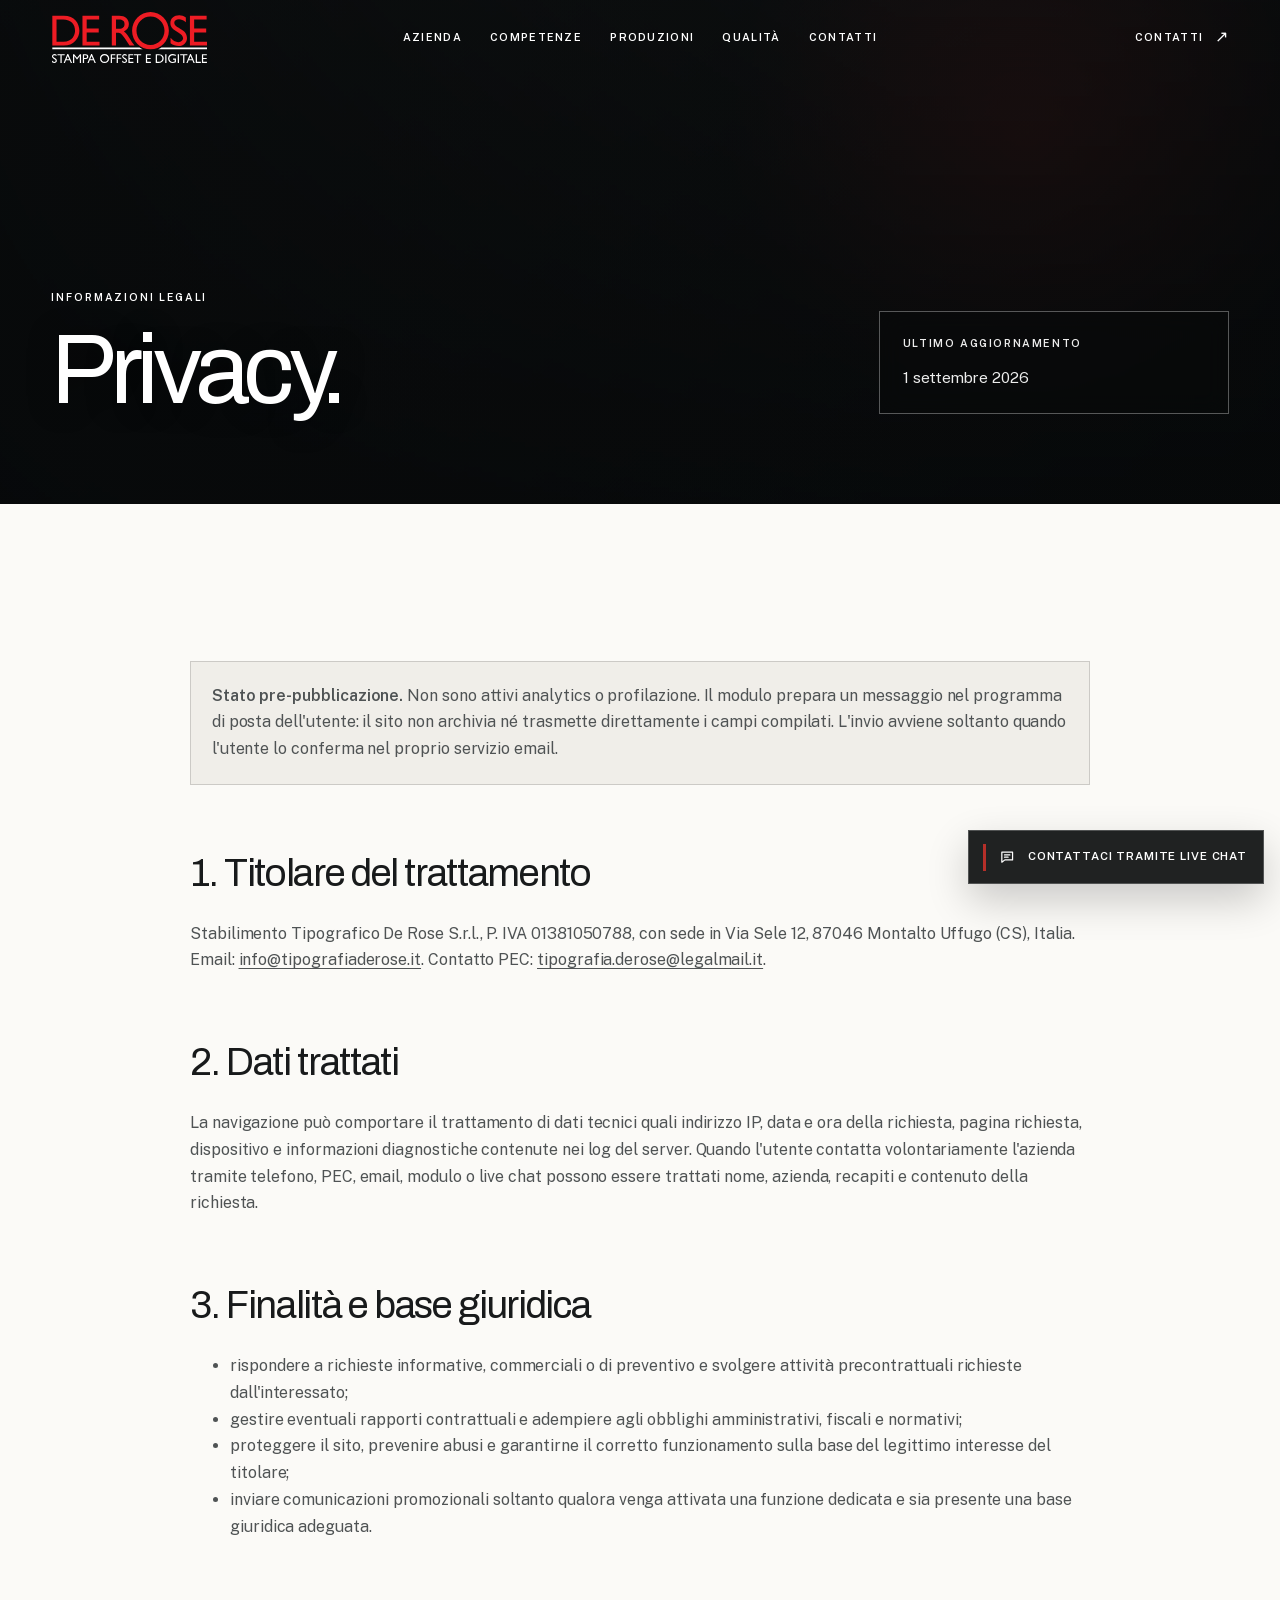
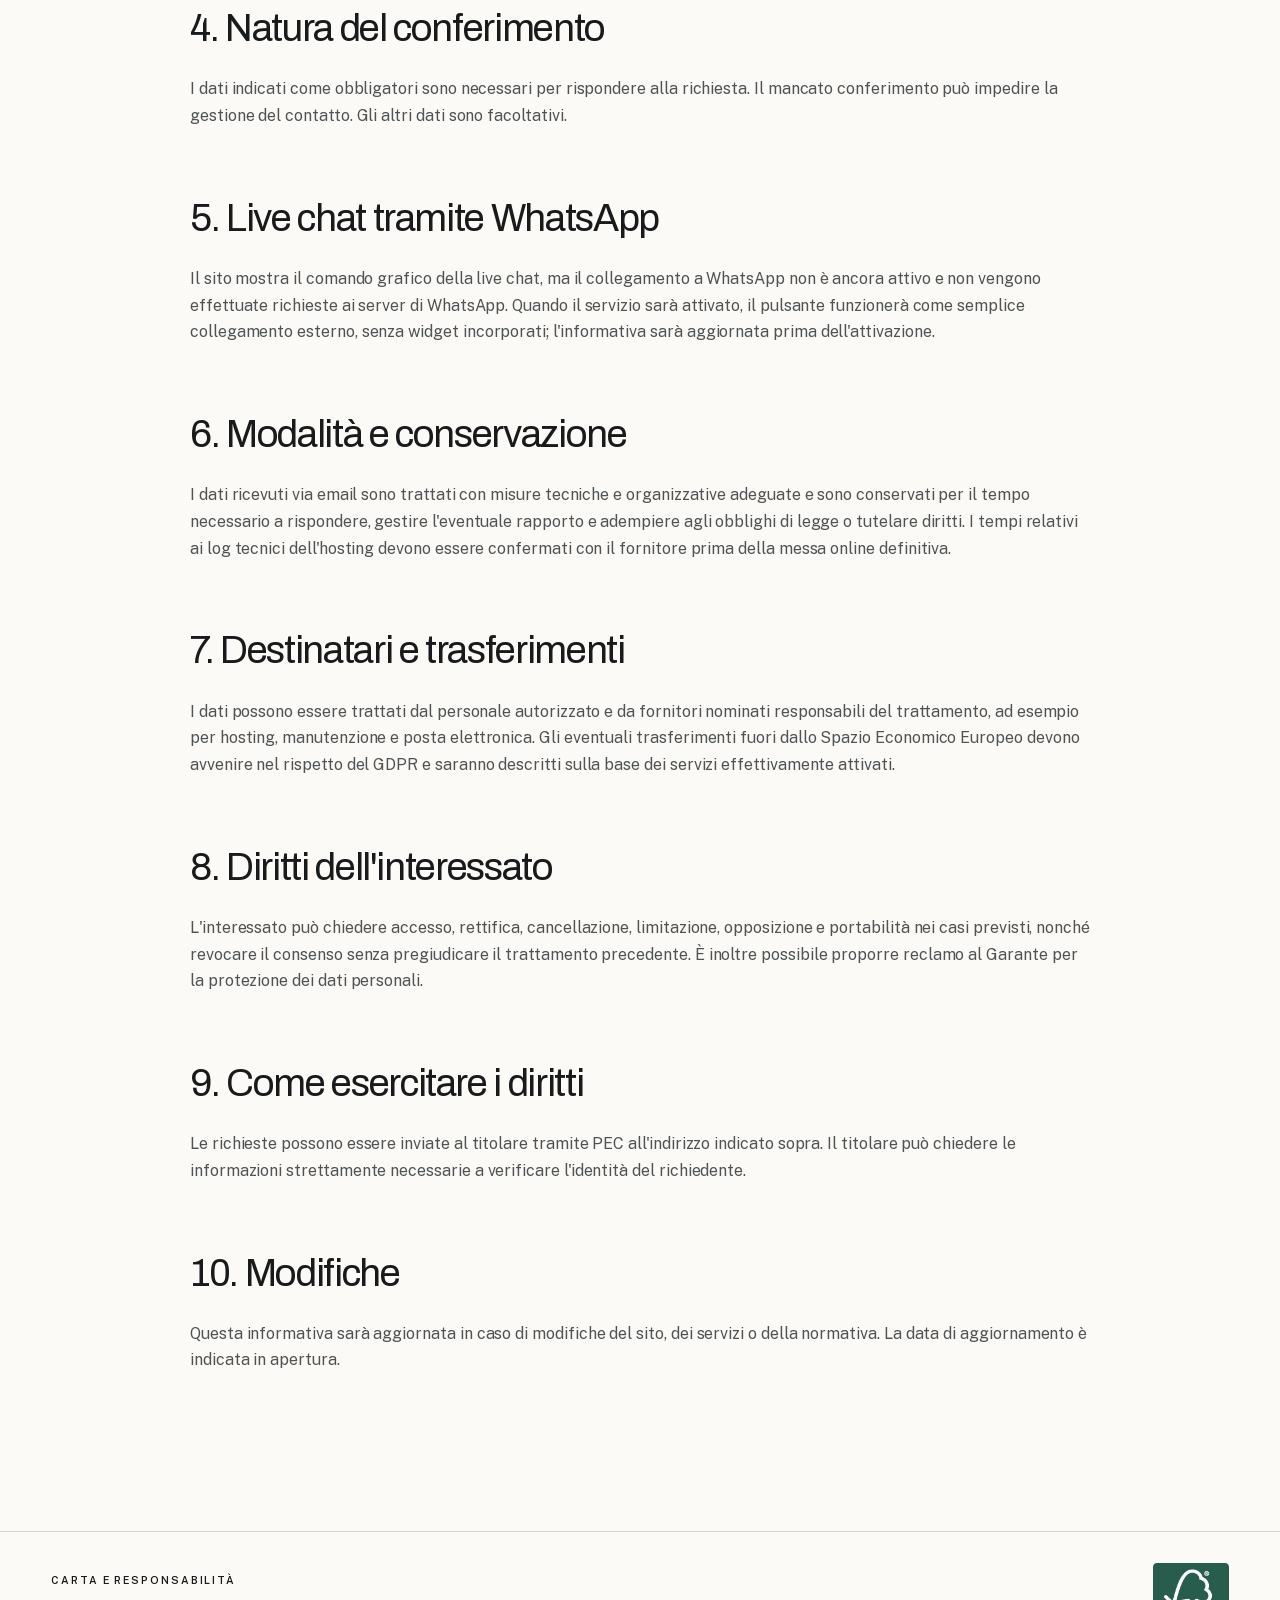
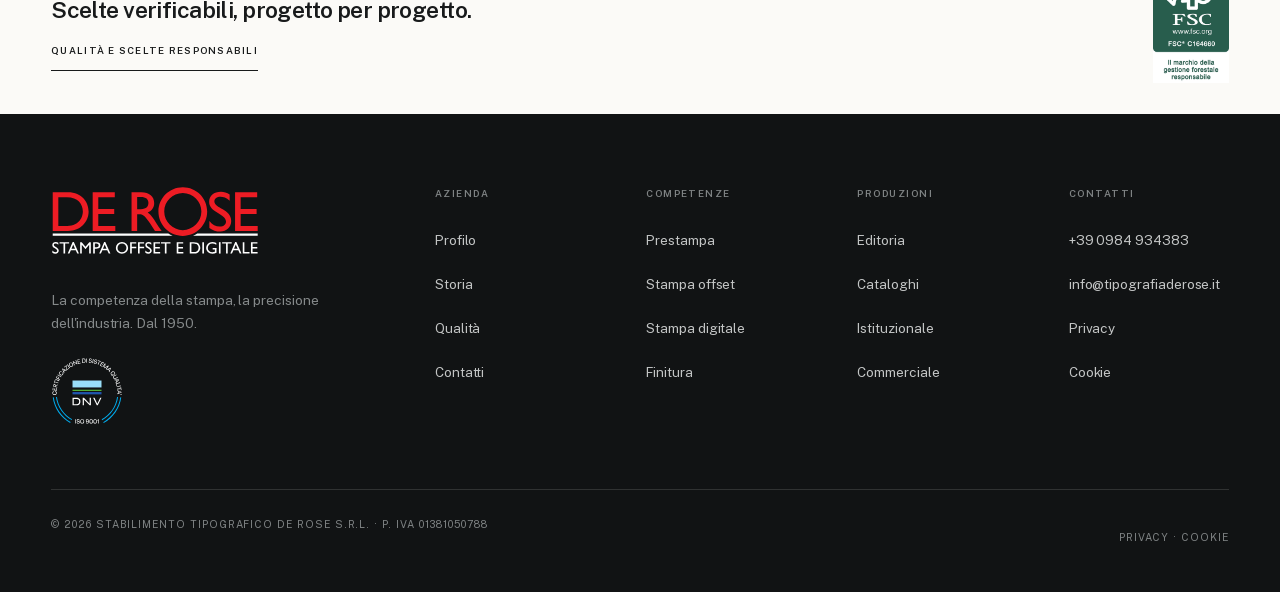
<file: privacy.html>
<!doctype html>
<html lang="it">
<head>
  <meta charset="utf-8"><meta name="viewport" content="width=device-width, initial-scale=1"><meta name="robots" content="noindex, nofollow, noarchive, nosnippet">
  <meta name="description" content="Informativa privacy del sito dello Stabilimento Tipografico De Rose.">
  <title>Privacy — Stabilimento Tipografico De Rose</title>
  <link rel="canonical" href="https://www.tipografiaderose.it/privacy.html"><link rel="icon" href="favicon-de-rose-o.svg" type="image/svg+xml"><link rel="shortcut icon" href="favicon-de-rose-o.svg" type="image/svg+xml">
  <meta property="og:type" content="website"><meta property="og:locale" content="it_IT"><meta property="og:site_name" content="Stabilimento Tipografico De Rose">
  <meta property="og:title" content="Privacy — Stabilimento Tipografico De Rose"><meta property="og:description" content="Informativa privacy del sito dello Stabilimento Tipografico De Rose.">
  <meta property="og:url" content="https://www.tipografiaderose.it/privacy.html"><meta property="og:image" content="https://www.tipografiaderose.it/og-image.jpg"><meta name="twitter:card" content="summary_large_image">
  <link rel="stylesheet" href="assets/site.css?v=20260904-qualita-2">
  <link rel="stylesheet" href="assets/live-chat.css">
</head>
<body>
  <a class="skip-link" href="#main-content">Salta al contenuto</a>
  <div class="scroll-progress" aria-hidden="true"></div>
  <header class="site-nav"><div class="nav-inner">
    <a class="brand" href="index.html" aria-label="Stabilimento Tipografico De Rose, home"><img class="brand-official" src="assets/logo-de-rose-vector-negative.svg" alt="De Rose — Stampa offset e digitale" width="741" height="246"></a>
    <nav class="nav-links" id="navLinks" aria-label="Navigazione principale"><a href="azienda.html">Azienda</a><a href="competenze.html">Competenze</a><a href="produzioni.html">Produzioni</a><a href="qualita.html">Qualità</a><a class="mobile-contact" href="contatti.html">Contatti</a></nav>
    <a class="nav-contact" href="contatti.html">Contatti</a><button class="menu-toggle" aria-expanded="false" aria-controls="navLinks">Menu</button>
  </div></header>
  <main id="main-content" tabindex="-1">
    <section class="page-hero legal-hero" style="min-height:56svh"><div class="hero-inner"><div class="hero-copy"><p class="eyebrow">Informazioni legali</p><h1 class="display">Privacy.</h1></div><div class="hero-intro"><strong>Ultimo aggiornamento</strong>1 settembre 2026</div></div></section>
    <section class="section"><article class="legal">
      <p class="legal-note"><strong>Stato pre-pubblicazione.</strong> Non sono attivi analytics o profilazione. Il modulo prepara un messaggio nel programma di posta dell'utente: il sito non archivia né trasmette direttamente i campi compilati. L'invio avviene soltanto quando l'utente lo conferma nel proprio servizio email.</p>
      <h2>1. Titolare del trattamento</h2><p>Stabilimento Tipografico De Rose S.r.l., P. IVA 01381050788, con sede in Via Sele 12, 87046 Montalto Uffugo (CS), Italia. Email: <a href="mailto:info@tipografiaderose.it">info@tipografiaderose.it</a>. Contatto PEC: <a href="mailto:tipografia.derose@legalmail.it">tipografia.derose@legalmail.it</a>.</p>
      <h2>2. Dati trattati</h2><p>La navigazione può comportare il trattamento di dati tecnici quali indirizzo IP, data e ora della richiesta, pagina richiesta, dispositivo e informazioni diagnostiche contenute nei log del server. Quando l'utente contatta volontariamente l'azienda tramite telefono, PEC, email, modulo o live chat possono essere trattati nome, azienda, recapiti e contenuto della richiesta.</p>
      <h2>3. Finalità e base giuridica</h2><ul><li>rispondere a richieste informative, commerciali o di preventivo e svolgere attività precontrattuali richieste dall'interessato;</li><li>gestire eventuali rapporti contrattuali e adempiere agli obblighi amministrativi, fiscali e normativi;</li><li>proteggere il sito, prevenire abusi e garantirne il corretto funzionamento sulla base del legittimo interesse del titolare;</li><li>inviare comunicazioni promozionali soltanto qualora venga attivata una funzione dedicata e sia presente una base giuridica adeguata.</li></ul>
      <h2>4. Natura del conferimento</h2><p>I dati indicati come obbligatori sono necessari per rispondere alla richiesta. Il mancato conferimento può impedire la gestione del contatto. Gli altri dati sono facoltativi.</p>
      <h2>5. Live chat tramite WhatsApp</h2><p>Il sito mostra il comando grafico della live chat, ma il collegamento a WhatsApp non è ancora attivo e non vengono effettuate richieste ai server di WhatsApp. Quando il servizio sarà attivato, il pulsante funzionerà come semplice collegamento esterno, senza widget incorporati; l'informativa sarà aggiornata prima dell'attivazione.</p>
      <h2>6. Modalità e conservazione</h2><p>I dati ricevuti via email sono trattati con misure tecniche e organizzative adeguate e sono conservati per il tempo necessario a rispondere, gestire l'eventuale rapporto e adempiere agli obblighi di legge o tutelare diritti. I tempi relativi ai log tecnici dell'hosting devono essere confermati con il fornitore prima della messa online definitiva.</p>
      <h2>7. Destinatari e trasferimenti</h2><p>I dati possono essere trattati dal personale autorizzato e da fornitori nominati responsabili del trattamento, ad esempio per hosting, manutenzione e posta elettronica. Gli eventuali trasferimenti fuori dallo Spazio Economico Europeo devono avvenire nel rispetto del GDPR e saranno descritti sulla base dei servizi effettivamente attivati.</p>
      <h2>8. Diritti dell'interessato</h2><p>L'interessato può chiedere accesso, rettifica, cancellazione, limitazione, opposizione e portabilità nei casi previsti, nonché revocare il consenso senza pregiudicare il trattamento precedente. È inoltre possibile proporre reclamo al Garante per la protezione dei dati personali.</p>
      <h2>9. Come esercitare i diritti</h2><p>Le richieste possono essere inviate al titolare tramite PEC all'indirizzo indicato sopra. Il titolare può chiedere le informazioni strettamente necessarie a verificare l'identità del richiedente.</p>
      <h2>10. Modifiche</h2><p>Questa informativa sarà aggiornata in caso di modifiche del sito, dei servizi o della normativa. La data di aggiornamento è indicata in apertura.</p>
    </article></section>
  </main>
  <aside class="fsc-footer-band" aria-label="Marchio promozionale FSC"><div class="fsc-footer-band-inner">
    <div class="fsc-footer-copy"><p class="eyebrow">Carta e responsabilità</p><p class="fsc-footer-title">Scelte verificabili, progetto per progetto.</p><a class="fsc-footer-link" href="qualita.html">Qualità e scelte responsabili</a></div>
    <div class="fsc-footer-mark"><img src="assets/fsc-c164660-promotional-portrait-white-on-green.jpeg" alt="FSC: il marchio della gestione forestale responsabile. Codice FSC C164660" width="1024" height="1623"></div>
  </div></aside>

  <footer class="footer"><div class="footer-inner"><div class="footer-top">
    <div class="footer-brand"><a class="brand" href="index.html" aria-label="Stabilimento Tipografico De Rose, home"><img class="brand-official" src="assets/logo-de-rose-vector-negative.svg" alt="De Rose — Stampa offset e digitale" width="741" height="246"></a><p>La competenza della stampa, la precisione dell'industria. Dal 1950.</p><div class="footer-certification-wrap"><img class="footer-certification" src="assets/certificazione-dnv-iso9001.svg" alt="Certificazione di sistema qualità DNV ISO 9001" width="177" height="167"></div></div>
    <div class="footer-col"><h2>Azienda</h2><a href="azienda.html">Profilo</a><a href="azienda.html#storia">Storia</a><a href="qualita.html">Qualità</a><a href="contatti.html">Contatti</a></div>
    <div class="footer-col"><h2>Competenze</h2><a href="competenze.html#prestampa">Prestampa</a><a href="competenze.html#offset">Stampa offset</a><a href="competenze.html#digitale">Stampa digitale</a><a href="competenze.html#finitura">Finitura</a></div>
    <div class="footer-col"><h2>Produzioni</h2><a href="produzioni.html#editoria">Editoria</a><a href="produzioni.html#cataloghi">Cataloghi</a><a href="produzioni.html#istituzionale">Istituzionale</a><a href="produzioni.html#commerciale">Commerciale</a></div>
    <div class="footer-col"><h2>Contatti</h2><a href="tel:+390984934383">+39 0984 934383</a><a href="mailto:info@tipografiaderose.it">info@tipografiaderose.it</a><a href="privacy.html">Privacy</a><a href="cookie.html">Cookie</a></div>
  </div><div class="footer-bottom"><span>© <span data-year></span> Stabilimento Tipografico De Rose S.r.l. · P. IVA 01381050788</span><span><a href="privacy.html">Privacy</a> · <a href="cookie.html">Cookie</a></span></div></div></footer>
  <script src="assets/site.js"></script>
  <script src="assets/live-chat.js"></script>
</body>
</html>
</file>
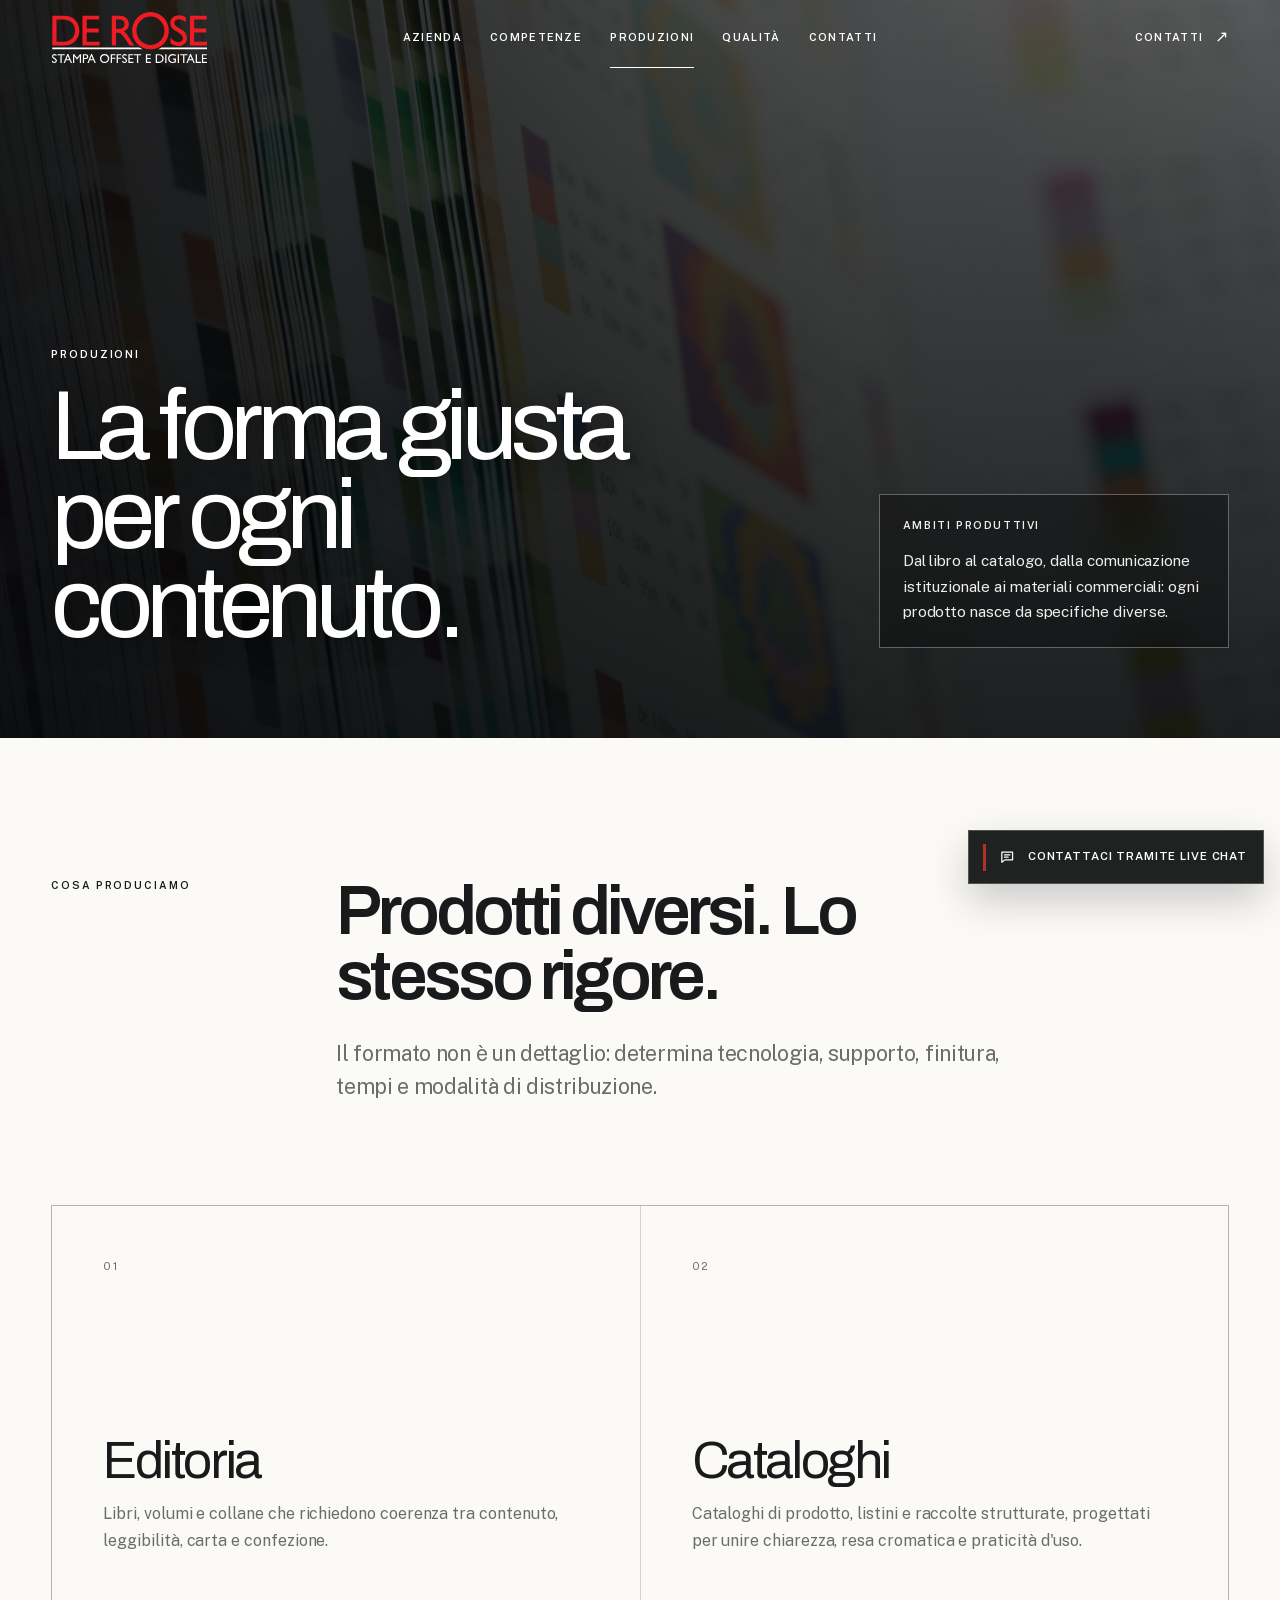
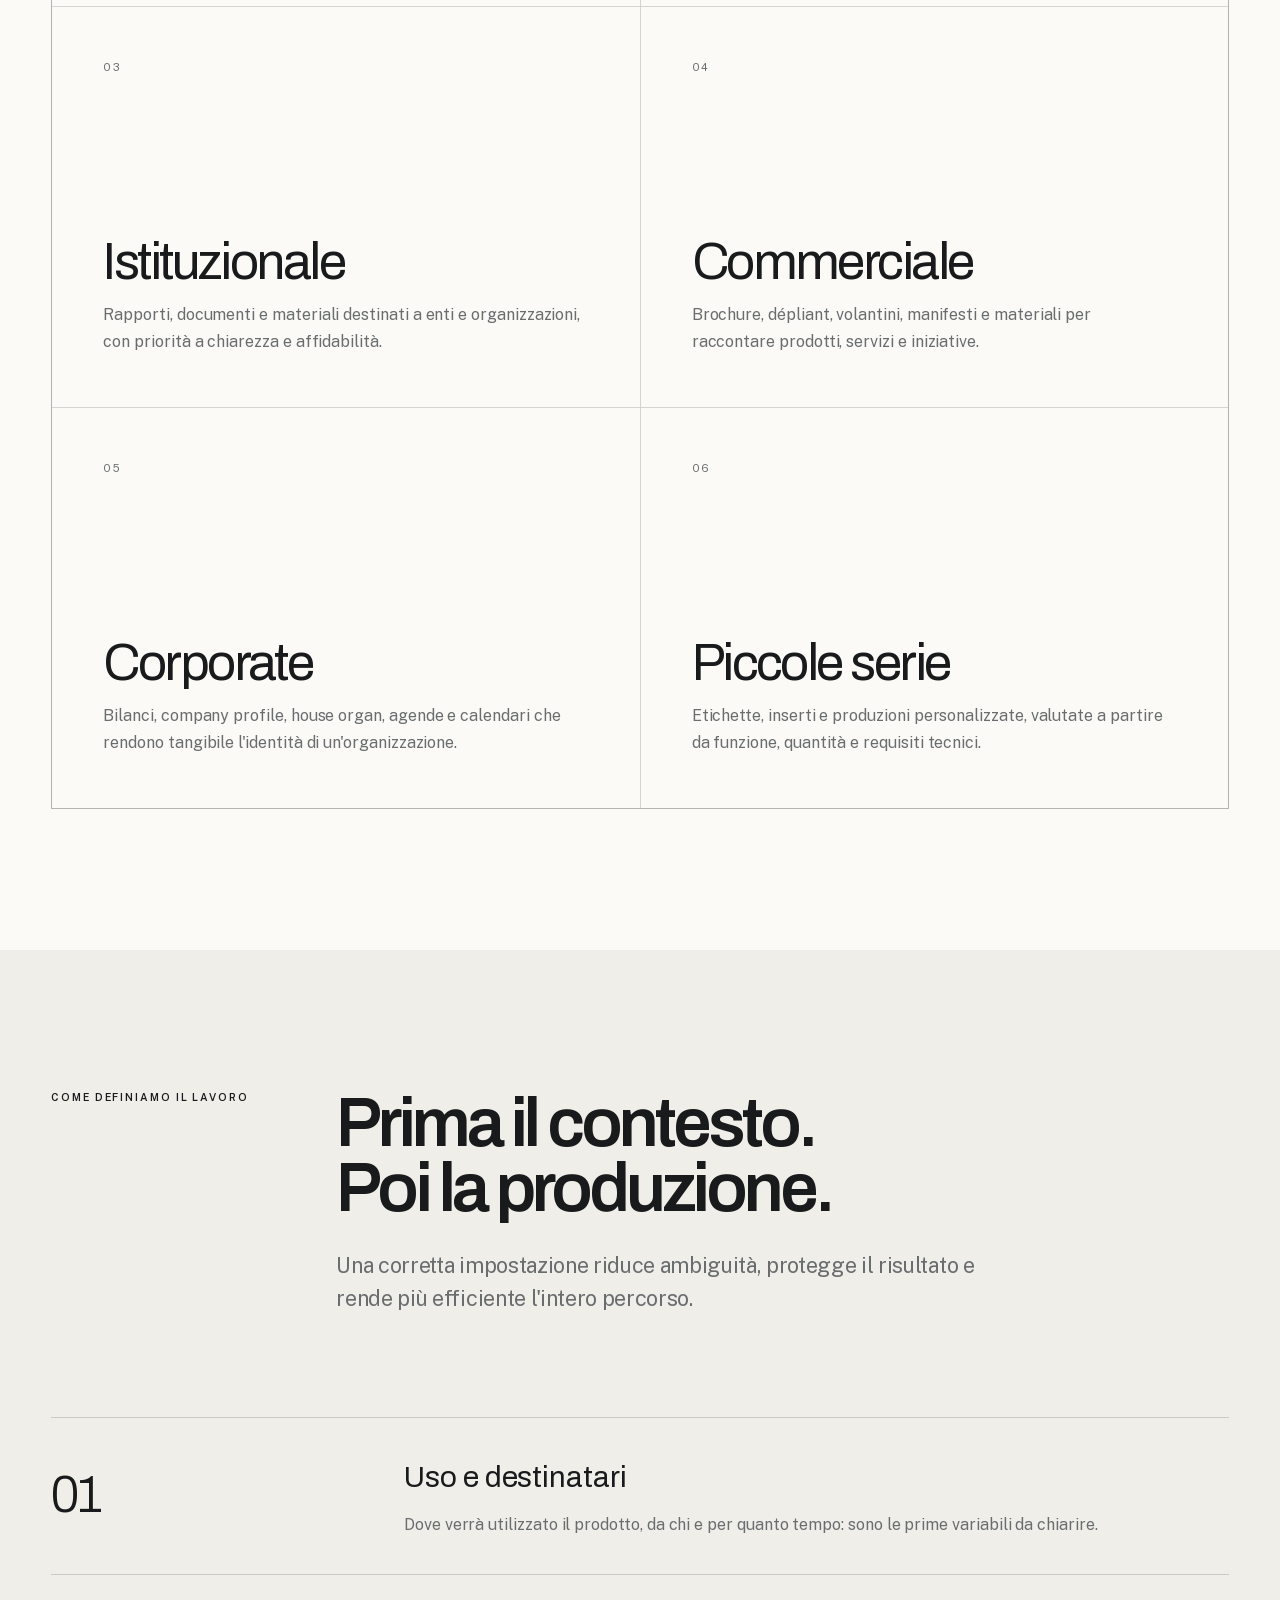
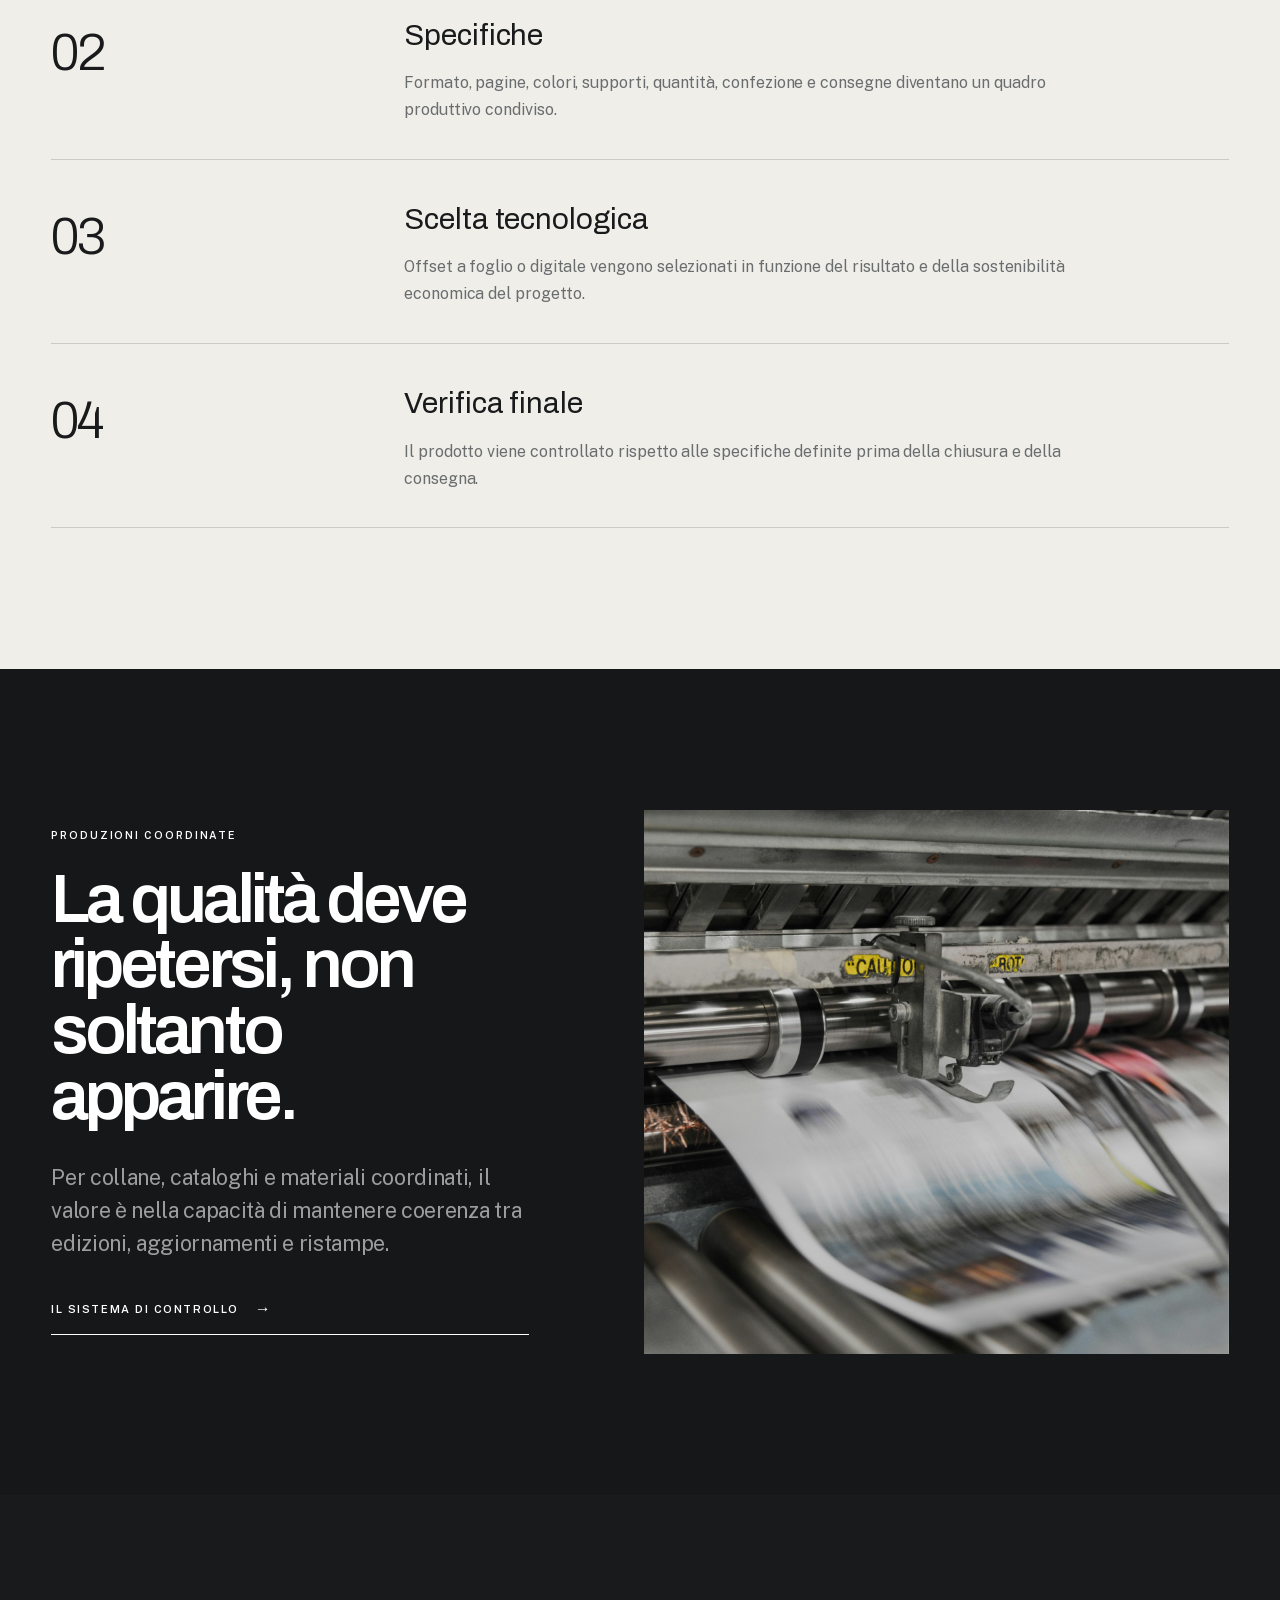
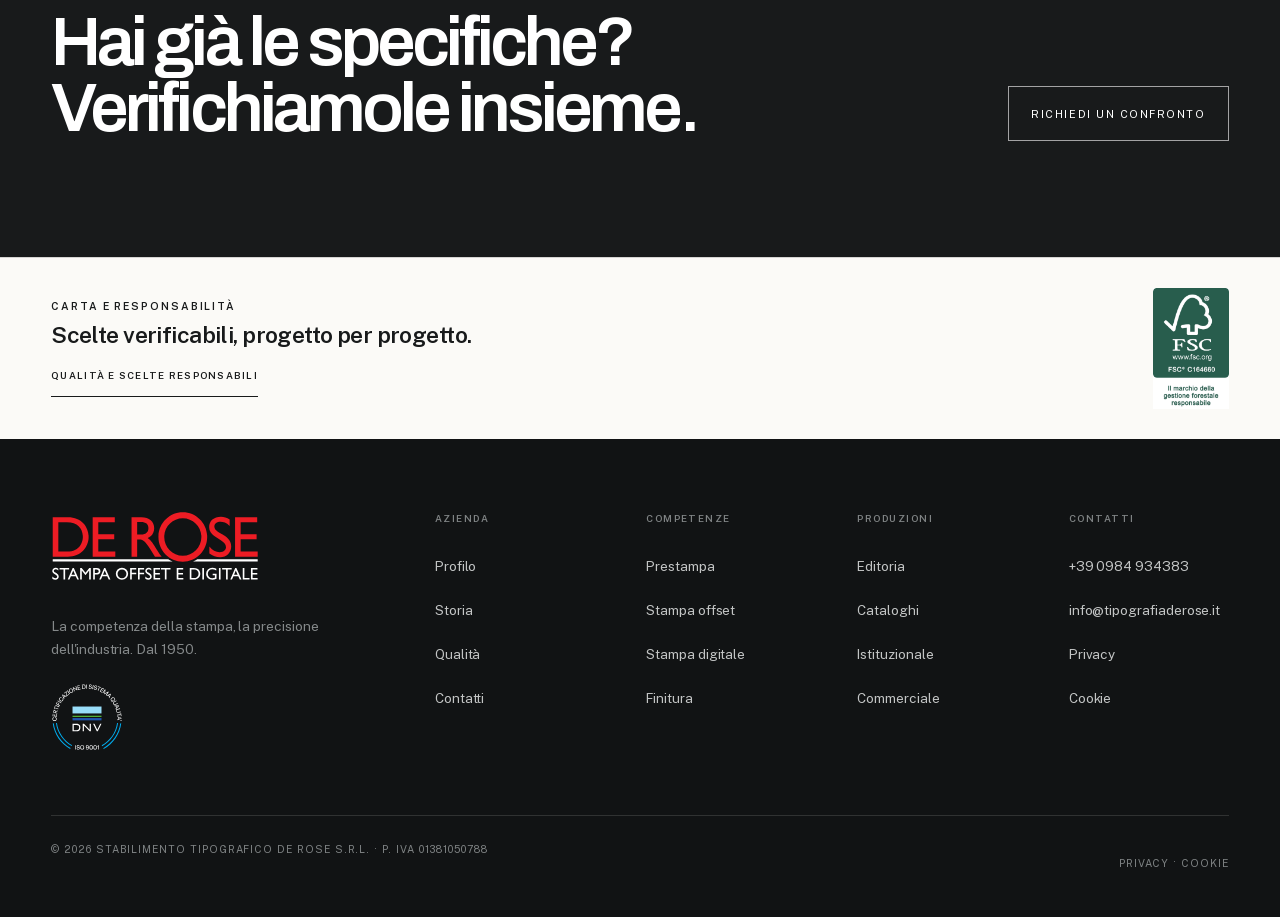
<file: produzioni.html>
<!doctype html>
<html lang="it">
<head>
  <meta charset="utf-8"><meta name="viewport" content="width=device-width, initial-scale=1"><meta name="robots" content="noindex, nofollow, noarchive, nosnippet">
  <meta name="description" content="Libri, riviste, cataloghi e materiali istituzionali o commerciali: produzioni stampate progettate con precisione, continuità e controllo.">
  <title>Editoria, cataloghi e stampati | Tipografia De Rose</title>
  <link rel="canonical" href="https://www.tipografiaderose.it/produzioni.html"><link rel="icon" href="favicon-de-rose-o.svg" type="image/svg+xml"><link rel="shortcut icon" href="favicon-de-rose-o.svg" type="image/svg+xml">
  <meta property="og:type" content="website"><meta property="og:locale" content="it_IT"><meta property="og:site_name" content="Stabilimento Tipografico De Rose">
  <meta property="og:title" content="Editoria, cataloghi e stampati | Tipografia De Rose"><meta property="og:description" content="Produzioni editoriali, cataloghi e materiali istituzionali o commerciali.">
  <meta property="og:url" content="https://www.tipografiaderose.it/produzioni.html"><meta property="og:image" content="https://www.tipografiaderose.it/og-image.jpg"><meta property="og:image:alt" content="Stabilimento Tipografico De Rose — industria grafica italiana dal 1950"><meta name="twitter:card" content="summary_large_image"><meta name="twitter:title" content="Editoria, cataloghi e stampati | Tipografia De Rose"><meta name="twitter:description" content="Produzioni editoriali, cataloghi e materiali istituzionali o commerciali."><meta name="twitter:image" content="https://www.tipografiaderose.it/og-image.jpg">
  <link rel="stylesheet" href="assets/site.css?v=20260904-qualita-2">
  <link rel="stylesheet" href="assets/live-chat.css">
</head>
<body>
  <a class="skip-link" href="#main-content">Salta al contenuto</a>
  <div class="scroll-progress" aria-hidden="true"></div>
  <header class="site-nav"><div class="nav-inner">
    <a class="brand" href="index.html" aria-label="Stabilimento Tipografico De Rose, home"><img class="brand-official" src="assets/logo-de-rose-vector-negative.svg" alt="De Rose — Stampa offset e digitale" width="741" height="246"></a>
    <nav class="nav-links" id="navLinks" aria-label="Navigazione principale"><a href="azienda.html">Azienda</a><a href="competenze.html">Competenze</a><a class="active" aria-current="page" href="produzioni.html">Produzioni</a><a href="qualita.html">Qualità</a><a class="mobile-contact" href="contatti.html">Contatti</a></nav>
    <a class="nav-contact" href="contatti.html">Contatti</a><button class="menu-toggle" aria-expanded="false" aria-controls="navLinks">Menu</button>
  </div></header>

  <main id="main-content" tabindex="-1">
    <section class="page-hero" style="--hero-image:url('stock-printed-sheets-v1.jpg');--hero-position:center 48%"><div class="hero-inner">
      <div class="hero-copy"><p class="eyebrow">Produzioni</p><h1 class="display">La forma giusta per ogni contenuto.</h1></div>
      <div class="hero-intro"><strong>Ambiti produttivi</strong>Dal libro al catalogo, dalla comunicazione istituzionale ai materiali commerciali: ogni prodotto nasce da specifiche diverse.</div>
    </div></section>

    <section class="section"><div class="section-inner">
      <div class="section-head reveal"><p class="eyebrow">Cosa produciamo</p><div><h2 class="title">Prodotti diversi. Lo stesso rigore.</h2><p class="lede">Il formato non è un dettaglio: determina tecnologia, supporto, finitura, tempi e modalità di distribuzione.</p></div></div>
      <div class="product-grid">
        <article class="product-card reveal" id="editoria"><span class="num">01</span><div><h2>Editoria</h2><p>Libri, volumi e collane che richiedono coerenza tra contenuto, leggibilità, carta e confezione.</p></div></article>
        <article class="product-card reveal" id="cataloghi" style="--delay:80ms"><span class="num">02</span><div><h2>Cataloghi</h2><p>Cataloghi di prodotto, listini e raccolte strutturate, progettati per unire chiarezza, resa cromatica e praticità d'uso.</p></div></article>
        <article class="product-card reveal" id="istituzionale"><span class="num">03</span><div><h2>Istituzionale</h2><p>Rapporti, documenti e materiali destinati a enti e organizzazioni, con priorità a chiarezza e affidabilità.</p></div></article>
        <article class="product-card reveal" id="commerciale" style="--delay:80ms"><span class="num">04</span><div><h2>Commerciale</h2><p>Brochure, dépliant, volantini, manifesti e materiali per raccontare prodotti, servizi e iniziative.</p></div></article>
        <article class="product-card reveal" id="corporate"><span class="num">05</span><div><h2>Corporate</h2><p>Bilanci, company profile, house organ, agende e calendari che rendono tangibile l'identità di un'organizzazione.</p></div></article>
        <article class="product-card reveal" id="speciali" style="--delay:80ms"><span class="num">06</span><div><h2>Piccole serie</h2><p>Etichette, inserti e produzioni personalizzate, valutate a partire da funzione, quantità e requisiti tecnici.</p></div></article>
      </div>
    </div></section>

    <section class="section stone"><div class="section-inner">
      <div class="section-head reveal"><p class="eyebrow">Come definiamo il lavoro</p><div><h2 class="title">Prima il contesto. Poi la produzione.</h2><p class="lede">Una corretta impostazione riduce ambiguità, protegge il risultato e rende più efficiente l'intero percorso.</p></div></div>
      <div class="timeline">
        <article class="timeline-row reveal"><div class="timeline-year">01</div><div><h3>Uso e destinatari</h3><p>Dove verrà utilizzato il prodotto, da chi e per quanto tempo: sono le prime variabili da chiarire.</p></div></article>
        <article class="timeline-row reveal"><div class="timeline-year">02</div><div><h3>Specifiche</h3><p>Formato, pagine, colori, supporti, quantità, confezione e consegne diventano un quadro produttivo condiviso.</p></div></article>
        <article class="timeline-row reveal"><div class="timeline-year">03</div><div><h3>Scelta tecnologica</h3><p>Offset a foglio o digitale vengono selezionati in funzione del risultato e della sostenibilità economica del progetto.</p></div></article>
        <article class="timeline-row reveal"><div class="timeline-year">04</div><div><h3>Verifica finale</h3><p>Il prodotto viene controllato rispetto alle specifiche definite prima della chiusura e della consegna.</p></div></article>
      </div>
    </div></section>

    <section class="section dark"><div class="section-inner split">
      <div class="split-copy reveal"><p class="eyebrow">Produzioni coordinate</p><h2 class="title">La qualità deve ripetersi, non soltanto apparire.</h2><p class="lede" style="color:#9b9e9f">Per collane, cataloghi e materiali coordinati, il valore è nella capacità di mantenere coerenza tra edizioni, aggiornamenti e ristampe.</p><a class="text-link" href="qualita.html">Il sistema di controllo</a></div>
      <div class="media-panel press reveal" style="--media-image:url('stock-print-motion-v1.jpg');--media-position:center" role="img" aria-label="Fogli stampati in movimento durante la produzione"></div>
    </div></section>

    <section class="cta"><div class="cta-inner"><h2 class="title">Hai già le specifiche? Verifichiamole insieme.</h2><a class="cta-action" href="contatti.html">Richiedi un confronto</a></div></section>
  </main>

  <aside class="fsc-footer-band" aria-label="Marchio promozionale FSC"><div class="fsc-footer-band-inner">
    <div class="fsc-footer-copy"><p class="eyebrow">Carta e responsabilità</p><p class="fsc-footer-title">Scelte verificabili, progetto per progetto.</p><a class="fsc-footer-link" href="qualita.html">Qualità e scelte responsabili</a></div>
    <div class="fsc-footer-mark"><img src="assets/fsc-c164660-promotional-portrait-white-on-green.jpeg" alt="FSC: il marchio della gestione forestale responsabile. Codice FSC C164660" width="1024" height="1623"></div>
  </div></aside>

  <footer class="footer"><div class="footer-inner"><div class="footer-top">
    <div class="footer-brand"><a class="brand" href="index.html" aria-label="Stabilimento Tipografico De Rose, home"><img class="brand-official" src="assets/logo-de-rose-vector-negative.svg" alt="De Rose — Stampa offset e digitale" width="741" height="246"></a><p>La competenza della stampa, la precisione dell'industria. Dal 1950.</p><div class="footer-certification-wrap"><img class="footer-certification" src="assets/certificazione-dnv-iso9001.svg" alt="Certificazione di sistema qualità DNV ISO 9001" width="177" height="167"></div></div>
    <div class="footer-col"><h2>Azienda</h2><a href="azienda.html">Profilo</a><a href="azienda.html#storia">Storia</a><a href="qualita.html">Qualità</a><a href="contatti.html">Contatti</a></div>
    <div class="footer-col"><h2>Competenze</h2><a href="competenze.html#prestampa">Prestampa</a><a href="competenze.html#offset">Stampa offset</a><a href="competenze.html#digitale">Stampa digitale</a><a href="competenze.html#finitura">Finitura</a></div>
    <div class="footer-col"><h2>Produzioni</h2><a href="#editoria">Editoria</a><a href="#cataloghi">Cataloghi</a><a href="#istituzionale">Istituzionale</a><a href="#commerciale">Commerciale</a></div>
    <div class="footer-col"><h2>Contatti</h2><a href="tel:+390984934383">+39 0984 934383</a><a href="mailto:info@tipografiaderose.it">info@tipografiaderose.it</a><a href="privacy.html">Privacy</a><a href="cookie.html">Cookie</a></div>
  </div><div class="footer-bottom"><span>© <span data-year></span> Stabilimento Tipografico De Rose S.r.l. · P. IVA 01381050788</span><span><a href="privacy.html">Privacy</a> · <a href="cookie.html">Cookie</a></span></div></div></footer>
  <script src="assets/site.js"></script>
  <script src="assets/live-chat.js"></script>
</body>
</html>
</file>
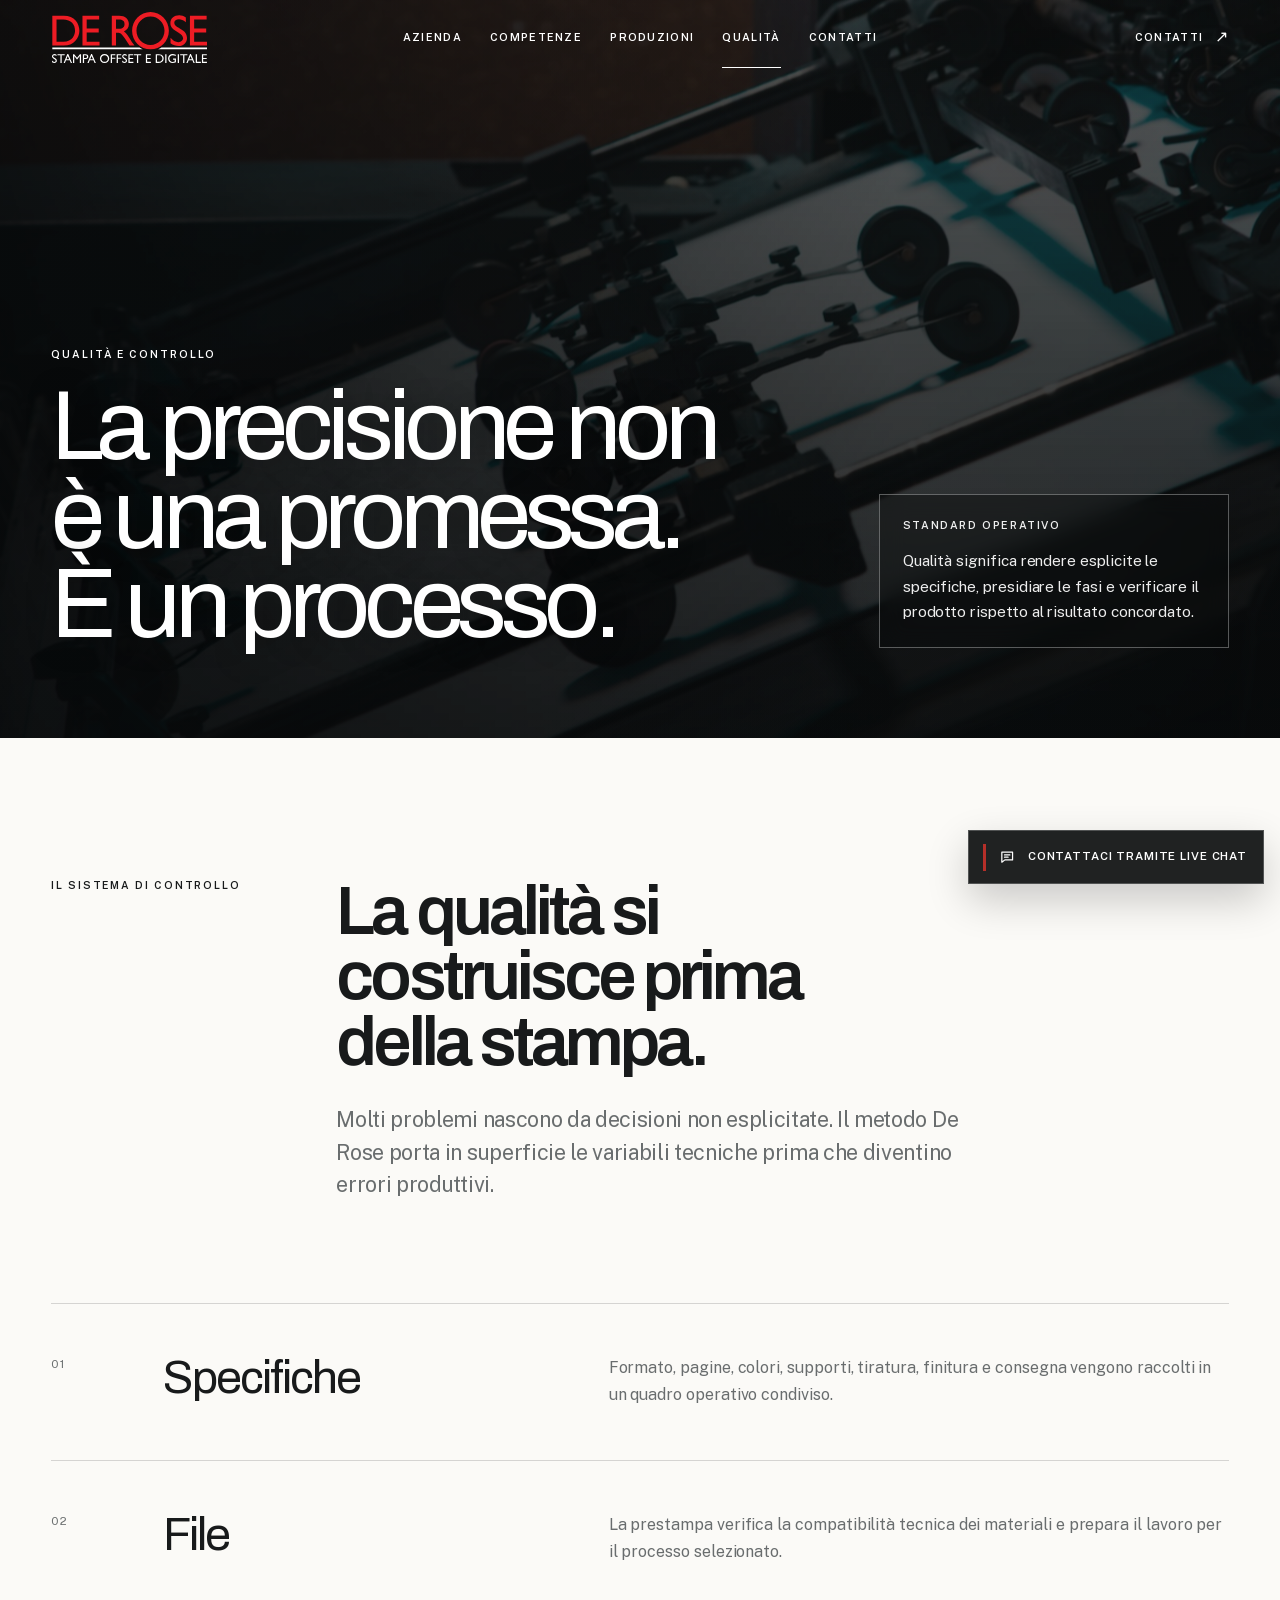
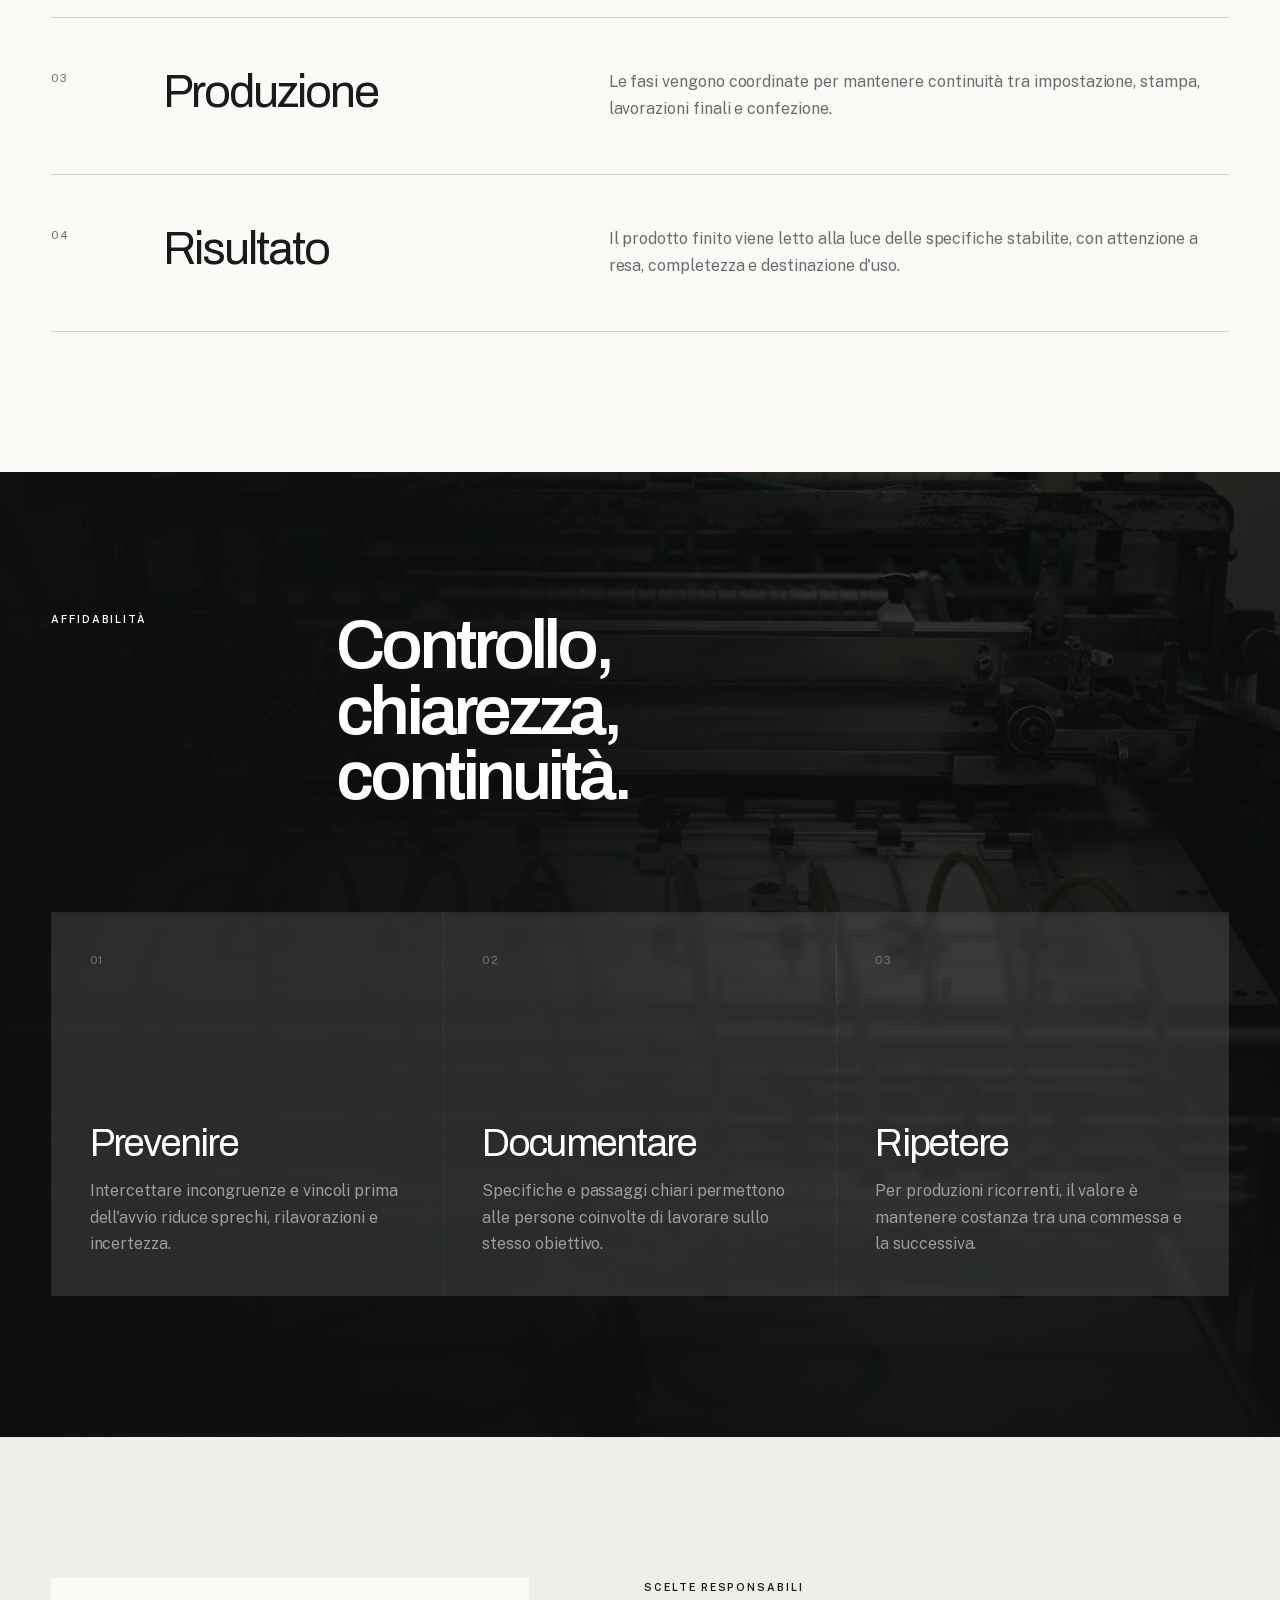
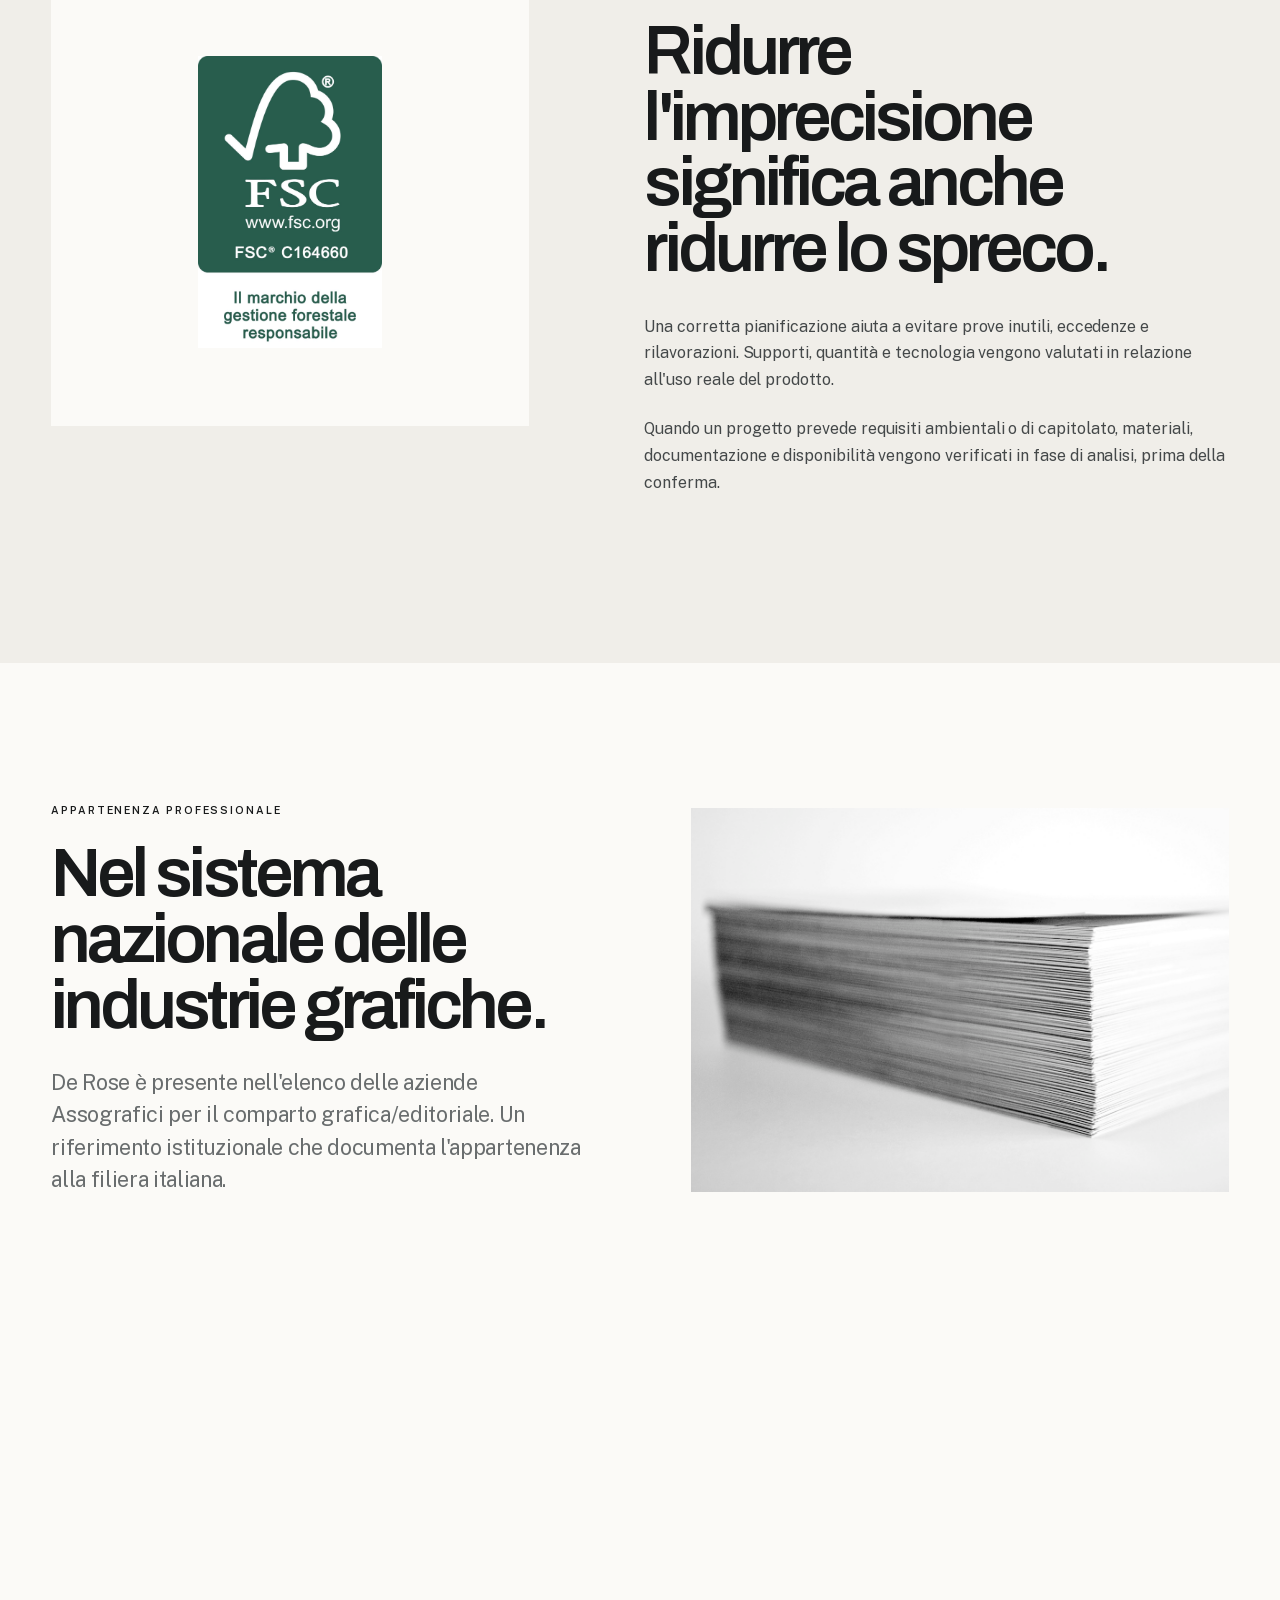
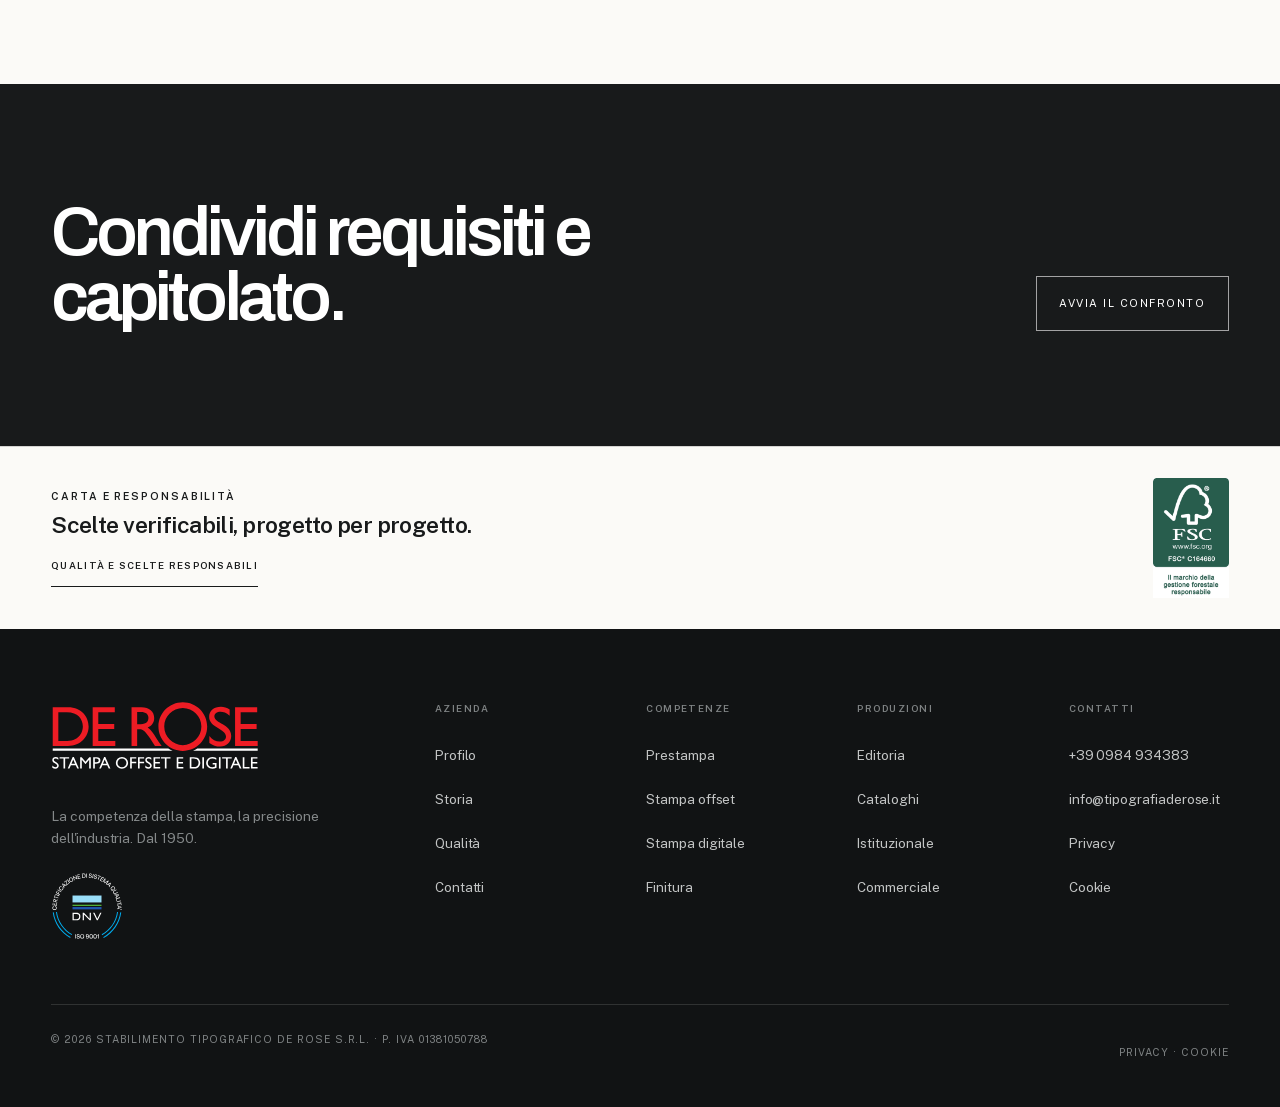
<file: qualita.html>
<!doctype html>
<html lang="it">
<head>
  <meta charset="utf-8"><meta name="viewport" content="width=device-width, initial-scale=1"><meta name="robots" content="noindex, nofollow, noarchive, nosnippet">
  <meta name="description" content="Controllo di prestampa, processo produttivo e verifica del risultato: il metodo con cui De Rose governa qualità, coerenza e affidabilità.">
  <title>Qualità e controllo di stampa | Tipografia De Rose</title>
  <link rel="canonical" href="https://www.tipografiaderose.it/qualita.html"><link rel="icon" href="favicon-de-rose-o.svg" type="image/svg+xml"><link rel="shortcut icon" href="favicon-de-rose-o.svg" type="image/svg+xml">
  <meta property="og:type" content="website"><meta property="og:locale" content="it_IT"><meta property="og:site_name" content="Stabilimento Tipografico De Rose">
  <meta property="og:title" content="Qualità e controllo di stampa | Tipografia De Rose"><meta property="og:description" content="Controllo di prestampa, processo produttivo e verifica del risultato.">
  <meta property="og:url" content="https://www.tipografiaderose.it/qualita.html"><meta property="og:image" content="https://www.tipografiaderose.it/og-image.jpg"><meta property="og:image:alt" content="Stabilimento Tipografico De Rose — industria grafica italiana dal 1950"><meta name="twitter:card" content="summary_large_image"><meta name="twitter:title" content="Qualità e controllo di stampa | Tipografia De Rose"><meta name="twitter:description" content="Controllo di prestampa, processo produttivo e verifica del risultato."><meta name="twitter:image" content="https://www.tipografiaderose.it/og-image.jpg">
  <link rel="stylesheet" href="assets/site.css?v=20260904-qualita-2">
  <link rel="stylesheet" href="assets/live-chat.css">
</head>
<body>
  <a class="skip-link" href="#main-content">Salta al contenuto</a>
  <div class="scroll-progress" aria-hidden="true"></div>
  <header class="site-nav"><div class="nav-inner">
    <a class="brand" href="index.html" aria-label="Stabilimento Tipografico De Rose, home"><img class="brand-official" src="assets/logo-de-rose-vector-negative.svg" alt="De Rose — Stampa offset e digitale" width="741" height="246"></a>
    <nav class="nav-links" id="navLinks" aria-label="Navigazione principale"><a href="azienda.html">Azienda</a><a href="competenze.html">Competenze</a><a href="produzioni.html">Produzioni</a><a class="active" aria-current="page" href="qualita.html">Qualità</a><a class="mobile-contact" href="contatti.html">Contatti</a></nav>
    <a class="nav-contact" href="contatti.html">Contatti</a><button class="menu-toggle" aria-expanded="false" aria-controls="navLinks">Menu</button>
  </div></header>

  <main id="main-content" tabindex="-1">
    <section class="page-hero" style="--hero-image:url('stock-precision-feeder-v1.jpg');--hero-position:center 58%"><div class="hero-inner">
      <div class="hero-copy"><p class="eyebrow">Qualità e controllo</p><h1 class="display">La precisione non è una promessa. È un processo.</h1></div>
      <div class="hero-intro"><strong>Standard operativo</strong>Qualità significa rendere esplicite le specifiche, presidiare le fasi e verificare il prodotto rispetto al risultato concordato.</div>
    </div></section>

    <section class="section"><div class="section-inner">
      <div class="section-head reveal"><p class="eyebrow">Il sistema di controllo</p><div><h2 class="title">La qualità si costruisce prima della stampa.</h2><p class="lede">Molti problemi nascono da decisioni non esplicitate. Il metodo De Rose porta in superficie le variabili tecniche prima che diventino errori produttivi.</p></div></div>
      <div class="service-list">
        <article class="service-row reveal"><span>01</span><h2>Specifiche</h2><div><p>Formato, pagine, colori, supporti, tiratura, finitura e consegna vengono raccolti in un quadro operativo condiviso.</p></div></article>
        <article class="service-row reveal"><span>02</span><h2>File</h2><div><p>La prestampa verifica la compatibilità tecnica dei materiali e prepara il lavoro per il processo selezionato.</p></div></article>
        <article class="service-row reveal"><span>03</span><h2>Produzione</h2><div><p>Le fasi vengono coordinate per mantenere continuità tra impostazione, stampa, lavorazioni finali e confezione.</p></div></article>
        <article class="service-row reveal"><span>04</span><h2>Risultato</h2><div><p>Il prodotto finito viene letto alla luce delle specifiche stabilite, con attenzione a resa, completezza e destinazione d'uso.</p></div></article>
      </div>
    </div></section>

    <section class="section dark industrial-backdrop" style="--section-image:url('stock-printing-line-v1.jpg');--section-position:center 48%"><div class="section-inner">
      <div class="section-head reveal"><p class="eyebrow">Affidabilità</p><div><h2 class="title">Controllo, chiarezza, continuità.</h2></div></div>
      <div class="principles">
        <article class="principle reveal"><span>01</span><div><h3>Prevenire</h3><p>Intercettare incongruenze e vincoli prima dell'avvio riduce sprechi, rilavorazioni e incertezza.</p></div></article>
        <article class="principle reveal" style="--delay:90ms"><span>02</span><div><h3>Documentare</h3><p>Specifiche e passaggi chiari permettono alle persone coinvolte di lavorare sullo stesso obiettivo.</p></div></article>
        <article class="principle reveal" style="--delay:180ms"><span>03</span><div><h3>Ripetere</h3><p>Per produzioni ricorrenti, il valore è mantenere costanza tra una commessa e la successiva.</p></div></article>
      </div>
    </div></section>

    <section class="section stone"><div class="section-inner split">
      <div class="fsc-feature-mark reveal" aria-label="Marchio promozionale FSC, codice di licenza C164660"><img src="assets/fsc-c164660-promotional-portrait-white-on-green.jpeg" alt="FSC: il marchio della gestione forestale responsabile. Codice FSC C164660" width="184" height="292"></div>
      <div class="split-copy reveal"><p class="eyebrow">Scelte responsabili</p><h2 class="title">Ridurre l'imprecisione significa anche ridurre lo spreco.</h2><div class="body-copy"><p>Una corretta pianificazione aiuta a evitare prove inutili, eccedenze e rilavorazioni. Supporti, quantità e tecnologia vengono valutati in relazione all'uso reale del prodotto.</p><p>Quando un progetto prevede requisiti ambientali o di capitolato, materiali, documentazione e disponibilità vengono verificati in fase di analisi, prima della conferma.</p></div></div>
    </div></section>

    <section class="section"><div class="section-inner">
      <div class="association-feature">
        <div class="association-copy reveal"><p class="eyebrow">Appartenenza professionale</p><h2 class="title">Nel sistema nazionale delle industrie grafiche.</h2><p class="lede">De Rose è presente nell'elenco delle aziende Assografici per il comparto grafica/editoriale. Un riferimento istituzionale che documenta l'appartenenza alla filiera italiana.</p></div>
        <figure class="association-media reveal"><img src="assets/stock-paper-stack-clean-v1.jpg" alt="Pila di carta pronta per la produzione" width="680" height="477"></figure>
      </div>
      <div class="metric-grid reveal"><div class="metric"><strong>1950</strong><span>Esperienza storica</span></div><div class="metric"><strong>A</strong><span>Assografici</span></div><div class="metric"><strong>04</strong><span>Fasi presidiate</span></div><div class="metric"><strong>01</strong><span>Referente di processo</span></div></div>
    </div></section>

    <section class="cta"><div class="cta-inner"><h2 class="title">Condividi requisiti e capitolato.</h2><a class="cta-action" href="contatti.html">Avvia il confronto</a></div></section>
  </main>

  <aside class="fsc-footer-band" aria-label="Marchio promozionale FSC"><div class="fsc-footer-band-inner">
    <div class="fsc-footer-copy"><p class="eyebrow">Carta e responsabilità</p><p class="fsc-footer-title">Scelte verificabili, progetto per progetto.</p><a class="fsc-footer-link" href="qualita.html">Qualità e scelte responsabili</a></div>
    <div class="fsc-footer-mark"><img src="assets/fsc-c164660-promotional-portrait-white-on-green.jpeg" alt="FSC: il marchio della gestione forestale responsabile. Codice FSC C164660" width="1024" height="1623"></div>
  </div></aside>

  <footer class="footer"><div class="footer-inner"><div class="footer-top">
    <div class="footer-brand"><a class="brand" href="index.html" aria-label="Stabilimento Tipografico De Rose, home"><img class="brand-official" src="assets/logo-de-rose-vector-negative.svg" alt="De Rose — Stampa offset e digitale" width="741" height="246"></a><p>La competenza della stampa, la precisione dell'industria. Dal 1950.</p><div class="footer-certification-wrap"><img class="footer-certification" src="assets/certificazione-dnv-iso9001.svg" alt="Certificazione di sistema qualità DNV ISO 9001" width="177" height="167"></div></div>
    <div class="footer-col"><h2>Azienda</h2><a href="azienda.html">Profilo</a><a href="azienda.html#storia">Storia</a><a href="qualita.html">Qualità</a><a href="contatti.html">Contatti</a></div>
    <div class="footer-col"><h2>Competenze</h2><a href="competenze.html#prestampa">Prestampa</a><a href="competenze.html#offset">Stampa offset</a><a href="competenze.html#digitale">Stampa digitale</a><a href="competenze.html#finitura">Finitura</a></div>
    <div class="footer-col"><h2>Produzioni</h2><a href="produzioni.html#editoria">Editoria</a><a href="produzioni.html#cataloghi">Cataloghi</a><a href="produzioni.html#istituzionale">Istituzionale</a><a href="produzioni.html#commerciale">Commerciale</a></div>
    <div class="footer-col"><h2>Contatti</h2><a href="tel:+390984934383">+39 0984 934383</a><a href="mailto:info@tipografiaderose.it">info@tipografiaderose.it</a><a href="privacy.html">Privacy</a><a href="cookie.html">Cookie</a></div>
  </div><div class="footer-bottom"><span>© <span data-year></span> Stabilimento Tipografico De Rose S.r.l. · P. IVA 01381050788</span><span><a href="privacy.html">Privacy</a> · <a href="cookie.html">Cookie</a></span></div></div></footer>
  <script src="assets/site.js"></script>
  <script src="assets/live-chat.js"></script>
</body>
</html>
</file>
<file: assets/fonts.css>
@font-face {
  font-family: "Archivo";
  font-style: normal;
  font-weight: 300 600;
  font-display: swap;
  src: url("fonts/archivo-latin.woff2") format("woff2");
}

@font-face {
  font-family: "Public Sans";
  font-style: normal;
  font-weight: 400 600;
  font-display: swap;
  src: url("fonts/public-sans-latin.woff2") format("woff2");
}
</file>
<file: assets/live-chat.css>
.live-chat {
  --chat-red: #b52f29;
  --chat-graphite: #17191a;
  --chat-paper: #fbfaf7;
  position: fixed;
  right: max(1rem, env(safe-area-inset-right));
  bottom: max(1rem, env(safe-area-inset-bottom));
  z-index: 880;
  display: grid;
  justify-items: end;
  gap: .7rem;
  font-family: "Public Sans", Arial, sans-serif;
}

.live-chat__launcher {
  min-height: 3.35rem;
  padding: .78rem 1rem .78rem .82rem;
  display: inline-flex;
  align-items: center;
  gap: .72rem;
  color: #fff;
  background: rgba(23, 25, 26, .96);
  border: 1px solid rgba(255, 255, 255, .22);
  border-radius: 0;
  box-shadow: 0 16px 42px rgba(0, 0, 0, .2);
  cursor: pointer;
  font: inherit;
  font-size: .72rem;
  font-weight: 650;
  line-height: 1.2;
  letter-spacing: .075em;
  text-transform: uppercase;
  transition: transform .25s ease, background .25s ease, border-color .25s ease;
}

.live-chat__launcher::before {
  content: "";
  width: .24rem;
  align-self: stretch;
  background: var(--chat-red);
}

.live-chat__launcher:hover {
  transform: translateY(-2px);
  background: #0e1011;
  border-color: rgba(255, 255, 255, .4);
}

.live-chat__launcher-icon {
  width: 1.15rem;
  height: 1.15rem;
  flex: 0 0 auto;
}

.live-chat__panel {
  width: min(24rem, calc(100vw - 2rem));
  padding: 1.45rem;
  color: var(--chat-graphite);
  background: rgba(251, 250, 247, .98);
  border: 1px solid rgba(23, 25, 26, .22);
  box-shadow: 0 24px 70px rgba(0, 0, 0, .24);
  backdrop-filter: blur(16px);
}

.live-chat__panel[hidden] { display: none; }

.live-chat__topline {
  display: flex;
  align-items: center;
  justify-content: space-between;
  gap: 1rem;
  margin-bottom: 1.5rem;
}

.live-chat__eyebrow {
  margin: 0;
  color: #626566;
  font-size: .64rem;
  font-weight: 650;
  line-height: 1.2;
  letter-spacing: .17em;
  text-transform: uppercase;
}

.live-chat__close {
  width: 2.35rem;
  height: 2.35rem;
  display: grid;
  place-items: center;
  padding: 0;
  color: inherit;
  background: transparent;
  border: 1px solid rgba(23, 25, 26, .2);
  cursor: pointer;
  font: inherit;
  font-size: 1.1rem;
}

.live-chat__title {
  max-width: 12ch;
  margin: 0 0 .8rem;
  font-family: "Archivo", Arial, sans-serif;
  font-size: clamp(1.85rem, 5vw, 2.45rem);
  font-weight: 650;
  line-height: .98;
  letter-spacing: -.045em;
}

.live-chat__copy {
  max-width: 29rem;
  margin: 0 0 1.45rem;
  color: #55595a;
  font-size: .92rem;
  line-height: 1.55;
}

.live-chat__action {
  min-height: 3.2rem;
  width: 100%;
  padding: .82rem 1rem;
  display: flex;
  align-items: center;
  justify-content: space-between;
  gap: 1rem;
  color: #fff;
  background: var(--chat-red);
  border: 1px solid var(--chat-red);
  font: inherit;
  font-size: .72rem;
  font-weight: 650;
  letter-spacing: .1em;
  text-decoration: none;
  text-transform: uppercase;
  transition: color .25s ease, background .25s ease;
}

.live-chat__action:not([aria-disabled="true"]):hover {
  color: var(--chat-red);
  background: transparent;
}

.live-chat__action[aria-disabled="true"] {
  color: #777a7a;
  background: #e9e7e2;
  border-color: #d4d1ca;
  cursor: not-allowed;
}

.live-chat__disclosure {
  margin: 1rem 0 0;
  color: #747777;
  font-size: .7rem;
  line-height: 1.5;
}

.live-chat__disclosure a { text-decoration: underline; text-underline-offset: .16em; }

@media (max-width: 620px) {
  .live-chat {
    right: max(.75rem, env(safe-area-inset-right));
    bottom: max(.75rem, env(safe-area-inset-bottom));
  }

  .live-chat__launcher {
    width: min(20rem, calc(100vw - 1.5rem));
    max-width: calc(100vw - 1.5rem);
    min-height: 3.05rem;
    padding: .7rem .85rem .7rem .7rem;
    font-size: .64rem;
  }

  .live-chat__launcher span { min-width: 0; overflow-wrap: anywhere; }

  .live-chat__panel {
    width: calc(100vw - 1.5rem);
    padding: 1.2rem;
  }
}

@media (prefers-reduced-motion: reduce) {
  .live-chat__launcher, .live-chat__action { transition: none; }
}

@media print { .live-chat { display: none !important; } }
</file>
<file: assets/site.css>
@font-face {
  font-family: "Archivo";
  font-style: normal;
  font-weight: 300 600;
  font-display: swap;
  src: url("fonts/archivo-latin.woff2") format("woff2");
}

@font-face {
  font-family: "Public Sans";
  font-style: normal;
  font-weight: 400 600;
  font-display: swap;
  src: url("fonts/public-sans-latin.woff2") format("woff2");
}

:root {
  --paper: #fbfaf7;
  --stone: #f0eee9;
  --ink: #181a1b;
  --muted: #696d6e;
  --line: rgba(24, 26, 27, .17);
  --dark-line: rgba(255, 255, 255, .16);
  --pad: clamp(1.25rem, 4vw, 4.75rem);
  --ease: cubic-bezier(.22, 1, .36, 1);
  --progress: 0%;
  --seal-red: #b52f29;
  --eyebrow-title-gap: 1.5rem;
}

* { box-sizing: border-box; }
html { scroll-behavior: smooth; overflow-x: hidden; }
body {
  margin: 0;
  overflow-x: hidden;
  color: var(--ink);
  background: var(--paper);
  font-family: "Public Sans", Arial, sans-serif;
  font-size: 16px;
  line-height: 1.67;
  letter-spacing: -.004em;
  -webkit-font-smoothing: antialiased;
}
body.menu-open { overflow: hidden; }
a { color: inherit; text-decoration: none; }
img { display: block; max-width: 100%; }
button, input, textarea, select { font: inherit; }
::selection { color: #fff; background: var(--ink); }
:focus-visible { outline: 2px solid currentColor; outline-offset: 5px; }

.skip-link {
  position: fixed;
  z-index: 1000;
  top: .75rem;
  left: .75rem;
  padding: .8rem 1rem;
  color: #fff;
  background: var(--ink);
  transform: translateY(-150%);
  transition: transform .2s ease;
}
.skip-link:focus { transform: translateY(0); }

.eyebrow {
  margin: 0;
  font-size: .66rem;
  font-weight: 600;
  letter-spacing: .18em;
  line-height: 1.3;
  text-transform: uppercase;
}
.display {
  margin: 0;
  max-width: 12ch;
  font-family: "Archivo", Arial, sans-serif;
  font-size: clamp(3.2rem, 7.7vw, 8rem);
  font-weight: 400;
  letter-spacing: -.065em;
  line-height: .9;
}
.title {
  margin: 0;
  max-width: 14ch;
  font-family: "Archivo", Arial, sans-serif;
  font-size: clamp(2.35rem, 5.4vw, 5.8rem);
  font-weight: 590;
  letter-spacing: -.057em;
  line-height: .95;
}
.lede {
  margin: 0;
  max-width: 42rem;
  color: var(--muted);
  font-size: clamp(1.06rem, 1.7vw, 1.38rem);
  letter-spacing: -.015em;
  line-height: 1.5;
}
.body-copy { max-width: 42rem; color: #444849; font-size: 1rem; }
.body-copy p { margin: 0 0 1.4rem; }
.text-link {
  display: inline-flex;
  min-height: 44px;
  align-items: center;
  gap: 1rem;
  padding-bottom: .45rem;
  border-bottom: 1px solid;
  font-size: .69rem;
  font-weight: 600;
  letter-spacing: .14em;
  text-transform: uppercase;
}
.text-link::after { content: "\2192"; font-size: 1rem; font-weight: 400; }
.reveal { opacity: 0; transform: translateY(28px); transition: opacity .9s var(--ease), transform .9s var(--ease); transition-delay: var(--delay, 0ms); }
.reveal.visible { opacity: 1; transform: none; }

.scroll-progress {
  position: fixed;
  z-index: 300;
  inset: 0 auto auto 0;
  width: var(--progress);
  height: 2px;
  color: #fff;
  background: currentColor;
  mix-blend-mode: difference;
  pointer-events: none;
}

.site-nav {
  position: fixed;
  z-index: 200;
  inset: 0 0 auto;
  height: 76px;
  padding: 0 var(--pad);
  color: #fff;
  border-bottom: 1px solid transparent;
  transition: color .35s ease, background .35s ease, border-color .35s ease;
}
.site-nav.scrolled {
  color: var(--ink);
  background: rgba(251, 250, 247, .94);
  border-color: var(--line);
  backdrop-filter: blur(16px);
}
.nav-inner {
  width: 100%;
  max-width: 1600px;
  height: 100%;
  margin: 0 auto;
  display: grid;
  grid-template-columns: 1fr auto 1fr;
  align-items: center;
}
.brand {
  display: inline-flex;
  min-height: 44px;
  width: fit-content;
  align-items: center;
}
.brand-official {
  width: clamp(9.8rem, 11.5vw, 10.8rem);
  height: auto;
}
.site-nav.scrolled .brand-official { content: url("logo-de-rose-vector.svg"); }
.metric strong, .timeline-year, .timeline-row h3, .service-row h2, .product-card h2, .principle h3, .contact-card h2, .legal h2 { font-family: "Archivo", Arial, sans-serif; }
.nav-links { display: flex; align-items: center; gap: clamp(1.1rem, 2.2vw, 2.6rem); }
.nav-links a, .nav-contact { position: relative; display: inline-flex; min-height: 44px; align-items: center; font-size: .68rem; font-weight: 600; letter-spacing: .12em; text-transform: uppercase; }
.nav-links a::after {
  content: "";
  position: absolute;
  left: 0;
  bottom: -.5rem;
  width: 100%;
  height: 1px;
  background: currentColor;
  transform: scaleX(0);
  transform-origin: right;
  transition: transform .3s var(--ease);
}
.nav-links a:hover::after, .nav-links a.active::after { transform: scaleX(1); transform-origin: left; }
.nav-contact { justify-self: end; display: flex; gap: .7rem; align-items: center; }
.nav-contact::after { content: "\2197"; font-size: 1rem; font-weight: 400; }
.mobile-contact { display: none; }
.menu-toggle { display: none; min-width: 44px; min-height: 44px; padding: .5rem; color: inherit; background: none; border: 0; cursor: pointer; }

.page-hero {
  position: relative;
  min-height: min(82svh, 880px);
  overflow: hidden;
  display: grid;
  align-items: end;
  color: #fff;
  background: #111314;
}
.page-hero::before, .page-hero::after { content: ""; position: absolute; inset: 0; }
.page-hero::before {
  background: var(--hero-image) var(--hero-position, center) / cover no-repeat;
  transform: translate3d(0, var(--hero-y, 0), 0) scale(1.08);
  filter: saturate(.8) brightness(.8);
  animation: settle 1.8s var(--ease) both;
}
.page-hero::after {
  background:
    linear-gradient(90deg, rgba(7, 9, 10, .83), rgba(7, 9, 10, .25) 70%),
    linear-gradient(180deg, rgba(7, 9, 10, .42), rgba(7, 9, 10, .82));
}
.page-hero.legal-hero::before {
  background:
    radial-gradient(circle at 78% 28%, rgba(181, 47, 41, .22), transparent 26%),
    linear-gradient(128deg, #1c1f20 0%, #101213 58%, #08090a 100%);
  filter: none;
}
@keyframes settle { from { filter: saturate(.5) brightness(.55); transform: scale(1.14); } }
.hero-inner {
  position: relative;
  z-index: 1;
  width: 100%;
  max-width: 1600px;
  margin: 0 auto;
  padding: 9rem var(--pad) clamp(3rem, 7vw, 6rem);
  display: grid;
  grid-template-columns: minmax(0, 1.35fr) minmax(17rem, .65fr);
  gap: clamp(3rem, 8vw, 9rem);
  align-items: end;
}
.hero-inner > * { min-width: 0; }
.hero-copy .eyebrow { margin-bottom: 1.3rem; }
.hero-copy .display { text-shadow: 0 3px 30px rgba(0, 0, 0, .42); }
.hero-intro {
  padding: 1.4rem;
  border: 1px solid rgba(255, 255, 255, .32);
  color: rgba(255, 255, 255, .93);
  background: rgba(8, 10, 11, .42);
  backdrop-filter: blur(12px);
  font-size: .96rem;
}
.hero-intro strong { display: block; margin-bottom: .8rem; font-size: .67rem; letter-spacing: .15em; text-transform: uppercase; }

.section { padding: clamp(6rem, 11vw, 11rem) var(--pad); }
.section.stone { background: var(--stone); }
.section.dark { color: #fff; background: #151718; }
.section.industrial-backdrop {
  position: relative;
  isolation: isolate;
  overflow: hidden;
  background: #111314;
}
.section.industrial-backdrop::before,
.section.industrial-backdrop::after {
  content: "";
  position: absolute;
  inset: 0;
  pointer-events: none;
}
.section.industrial-backdrop::before {
  z-index: -2;
  background: var(--section-image) var(--section-position, center) / cover no-repeat;
  filter: saturate(.58) contrast(1.04) brightness(.62);
  transform: scale(1.025);
}
.section.industrial-backdrop::after {
  z-index: -1;
  background:
    linear-gradient(90deg, rgba(12, 14, 15, .97) 0%, rgba(12, 14, 15, .9) 40%, rgba(12, 14, 15, .56) 72%, rgba(12, 14, 15, .68) 100%),
    linear-gradient(180deg, rgba(12, 14, 15, .15), rgba(12, 14, 15, .88));
}
.section.industrial-backdrop .principle {
  background: rgba(18, 20, 21, .28);
  backdrop-filter: blur(3px);
}
.section-inner { max-width: 1600px; margin: 0 auto; }
.section-head { display: grid; grid-template-columns: .42fr 1.58fr; gap: 3rem; margin-bottom: clamp(4rem, 8vw, 7rem); }
.section-head .lede { margin-top: 1.7rem; }
.split { display: grid; grid-template-columns: .9fr 1.1fr; gap: clamp(4rem, 9vw, 10rem); align-items: start; }
.media-panel { min-height: 34rem; overflow: hidden; background: #ccc center / cover no-repeat; }
.media-panel.press { background-image: linear-gradient(rgba(0,0,0,.05), rgba(0,0,0,.2)), var(--media-image); background-position: var(--media-position, center); }
.media-panel.paper { background-image: linear-gradient(rgba(255,255,255,.05), rgba(0,0,0,.12)), var(--media-image); background-position: var(--media-position, center); }
.split-copy { display: grid; gap: 0; align-content: center; min-height: 34rem; }
.split-copy .eyebrow + .title { margin-top: var(--eyebrow-title-gap); }
.split-copy .title + .lede,
.split-copy .title + .body-copy { margin-top: 2rem; }
.split-copy .lede + .text-link,
.split-copy .body-copy + .text-link { margin-top: 2rem; }
.fsc-feature-mark {
  min-height: 28rem;
  display: grid;
  place-items: center;
  padding: clamp(2.5rem, 6vw, 5rem);
  background: var(--paper);
}
.fsc-feature-mark img { width: min(11.5rem, 100%); height: auto; }
.association-feature {
  display: grid;
  grid-template-columns: repeat(2, minmax(0, 1fr));
  align-items: center;
  gap: clamp(3rem, 8vw, 8rem);
  margin-bottom: clamp(4rem, 7vw, 6rem);
}
.association-copy { max-width: 42rem; }
.association-copy .eyebrow + .title { margin-top: var(--eyebrow-title-gap); }
.association-copy .title + .lede { margin-top: 1.7rem; }
.association-media { width: 100%; max-width: 40rem; min-height: 24rem; margin: 0; justify-self: end; overflow: hidden; }
.association-media img { width: 100%; height: 100%; min-height: 24rem; object-fit: cover; object-position: center 62%; }

.metric-grid { display: grid; grid-template-columns: repeat(4, 1fr); border-top: 1px solid var(--line); border-bottom: 1px solid var(--line); }
.metric { min-height: 16rem; padding: 2rem; border-right: 1px solid var(--line); display: grid; align-content: space-between; }
.metric:last-child { border-right: 0; }
.metric strong { font-size: clamp(2.8rem, 6vw, 6.5rem); line-height: 1; font-weight: 300; letter-spacing: -.06em; }
.metric span { color: var(--muted); font-size: .72rem; letter-spacing: .12em; text-transform: uppercase; }

.timeline { border-top: 1px solid var(--line); }
.timeline-row { display: grid; grid-template-columns: .28fr .72fr; gap: 2rem; padding: 2.2rem 0; border-bottom: 1px solid var(--line); }
.timeline-year { font-size: clamp(2rem, 4vw, 4.5rem); font-weight: 300; letter-spacing: -.05em; }
.timeline-row h3 { margin: 0 0 .65rem; font-size: clamp(1.35rem, 2.3vw, 2rem); font-weight: 400; }
.timeline-row p { max-width: 45rem; margin: 0; color: var(--muted); }

.history-opening {
  display: grid;
  grid-template-columns: minmax(0, .88fr) minmax(0, 1.12fr);
  gap: clamp(4rem, 10vw, 11rem);
  align-items: start;
}
.history-opening .title { max-width: 11ch; }
.history-opening .body-copy { margin-top: 2rem; }
.history-prose .eyebrow + .title,
.narrative-copy .eyebrow + .title { margin-top: var(--eyebrow-title-gap); }
.body-copy-large {
  max-width: 48rem;
  font-size: clamp(1.04rem, 1.3vw, 1.18rem);
  line-height: 1.78;
}
.history-foundation-card {
  min-height: 36rem;
  padding: clamp(2rem, 4vw, 4rem);
  display: grid;
  align-content: space-between;
  color: #fff;
  background:
    linear-gradient(180deg, rgba(10, 12, 13, .12), rgba(10, 12, 13, .9)),
    var(--foundation-image) var(--foundation-position, center) / cover no-repeat;
}
.history-foundation-card strong {
  max-width: 12ch;
  font-family: "Archivo", Arial, sans-serif;
  font-size: clamp(2.2rem, 4.6vw, 5rem);
  font-weight: 590;
  letter-spacing: -.055em;
  line-height: .95;
}
.history-foundation-card p { max-width: 34rem; margin: 1.25rem 0 0; color: rgba(255, 255, 255, .78); }
.history-statement {
  max-width: 1600px;
  margin: 0 auto;
  display: grid;
  grid-template-columns: .38fr 1.62fr;
  gap: clamp(2rem, 7vw, 8rem);
  align-items: start;
}
.history-statement .title { max-width: 16ch; }
.history-statement-lede { margin-top: 2rem; color: #a8abad; }
.narrative-grid {
  display: grid;
  grid-template-columns: minmax(12rem, .42fr) minmax(0, 1.58fr);
  gap: clamp(3rem, 8vw, 9rem);
  align-items: start;
}
.narrative-index {
  min-height: 16rem;
  display: grid;
  align-content: space-between;
  padding-top: .25rem;
  border-top: 1px solid var(--line);
}
.narrative-index span {
  font-family: "Archivo", Arial, sans-serif;
  font-size: clamp(3.5rem, 8vw, 8rem);
  font-weight: 300;
  letter-spacing: -.08em;
  line-height: .9;
}
.narrative-index p {
  max-width: 15rem;
  margin: 2rem 0 0;
  color: var(--muted);
  font-size: .68rem;
  font-weight: 600;
  letter-spacing: .13em;
  line-height: 1.5;
  text-transform: uppercase;
}
.narrative-index-signal .signal-mark {
  display: block;
  width: clamp(3.5rem, 7vw, 7rem);
  height: .42rem;
  margin-top: .75rem;
  background: var(--red);
}
.narrative-copy .title { max-width: 13ch; }
.narrative-copy .body-copy { margin-top: 2rem; }
.company-photo {
  margin: clamp(2.5rem, 6vw, 6rem) 0 0;
}
.company-photo-span { grid-column: 1 / -1; }
.company-photo-pair {
  display: grid;
  grid-template-columns: 1.08fr .92fr;
  gap: clamp(1.5rem, 3vw, 3rem);
  margin-top: clamp(3rem, 6vw, 6rem);
  align-items: start;
}
.company-photo-pair .company-photo { margin: 0; }
.company-photo-pair .company-photo:nth-child(2) { margin-top: clamp(2rem, 5vw, 5rem); }
.company-photo img {
  width: 100%;
  height: auto;
  aspect-ratio: 16 / 10;
  object-fit: cover;
  background: #d7d2ca;
}
.company-photo-span img { aspect-ratio: 16 / 8.8; }
.company-photo figcaption {
  display: flex;
  justify-content: space-between;
  gap: 1rem;
  margin-top: .85rem;
  color: var(--muted);
  font-size: .65rem;
  font-weight: 500;
  letter-spacing: .11em;
  line-height: 1.45;
  text-transform: uppercase;
}
.company-photo figcaption span { color: var(--ink); font-weight: 650; }
.history-generation-grid {
  display: grid;
  grid-template-columns: minmax(0, .88fr) minmax(0, 1.12fr);
  gap: clamp(3rem, 7vw, 8rem);
  align-items: start;
}
.history-generation-heading .title { max-width: 12ch; }
.history-generation-heading .eyebrow + .title { margin-top: var(--eyebrow-title-gap); }
.history-generation-copy { margin-top: 2.35rem; }
.company-film {
  grid-column: 1 / -1;
  margin: clamp(1rem, 2vw, 2rem) 0 0;
}
.company-film-frame {
  position: relative;
  overflow: hidden;
  aspect-ratio: 16 / 8.6;
  background: #171817;
}
.company-film video {
  width: 100%;
  height: 100%;
  display: block;
  object-fit: cover;
  filter: sepia(.09) saturate(.86) contrast(1.07) brightness(.9);
}
.company-film-frame::after {
  content: "";
  position: absolute;
  inset: 0;
  pointer-events: none;
  background: linear-gradient(180deg, rgba(12, 13, 13, .03), rgba(12, 13, 13, .2));
}
.company-film-toggle {
  position: absolute;
  z-index: 1;
  right: clamp(1rem, 2vw, 1.75rem);
  bottom: clamp(1rem, 2vw, 1.75rem);
  min-width: 6.4rem;
  padding: .85rem 1rem .8rem;
  border: 1px solid rgba(255,255,255,.58);
  border-radius: 0;
  background: rgba(17, 18, 18, .78);
  color: #fff;
  font: 650 .64rem/1 "Public Sans", Arial, sans-serif;
  letter-spacing: .15em;
  text-transform: uppercase;
  cursor: pointer;
  backdrop-filter: blur(8px);
}
.company-film-toggle::before {
  content: "";
  display: inline-block;
  width: .42rem;
  height: .42rem;
  margin-right: .55rem;
  background: var(--red);
  vertical-align: .05rem;
}
.company-film-toggle:hover,
.company-film-toggle:focus-visible { background: rgba(181, 47, 41, .94); border-color: var(--red); }
.company-film-toggle:hover::before,
.company-film-toggle:focus-visible::before { background: #fff; }
.company-film figcaption {
  display: flex;
  justify-content: space-between;
  gap: 1rem;
  margin-top: .85rem;
  color: var(--muted);
  font-size: .65rem;
  font-weight: 500;
  letter-spacing: .11em;
  line-height: 1.45;
  text-transform: uppercase;
}
.company-film figcaption span { color: var(--ink); font-weight: 650; }
.client-roster {
  display: grid;
  grid-template-columns: repeat(4, minmax(0, 1fr));
  border-top: 1px solid var(--line);
  border-left: 1px solid var(--line);
}
.client-roster span {
  min-height: 6.5rem;
  padding: 1.35rem;
  display: flex;
  align-items: flex-end;
  border-right: 1px solid var(--line);
  border-bottom: 1px solid var(--line);
  font-family: "Archivo", Arial, sans-serif;
  font-size: clamp(1rem, 1.4vw, 1.3rem);
  font-weight: 590;
  letter-spacing: -.025em;
  line-height: 1.15;
}
.organisation-grid {
  display: grid;
  grid-template-columns: repeat(3, minmax(0, 1fr));
  gap: 1px;
  padding: 1px;
  background: var(--line);
}
.organisation-card {
  min-height: 31rem;
  padding: clamp(1.6rem, 3vw, 3rem);
  display: flex;
  flex-direction: column;
  background: var(--paper);
}
.organisation-card h3 {
  margin: var(--eyebrow-title-gap) 0 1.5rem;
  font-family: "Archivo", Arial, sans-serif;
  font-size: clamp(1.75rem, 2.7vw, 3rem);
  font-weight: 590;
  letter-spacing: -.045em;
  line-height: 1;
}
.organisation-card > p:last-of-type { margin: 0; color: var(--muted); }
.organisation-tags { display: flex; flex-wrap: wrap; gap: .45rem; margin-top: auto; padding-top: 2rem; }
.organisation-tags span { padding: .42rem .7rem; border: 1px solid var(--line); font-size: .61rem; letter-spacing: .1em; text-transform: uppercase; }
.history-chapters {
  display: grid;
  grid-template-columns: repeat(3, 1fr);
  border-top: 1px solid var(--line);
  border-bottom: 1px solid var(--line);
}
.history-chapter {
  min-height: 24rem;
  padding: clamp(1.7rem, 3.2vw, 3.3rem);
  border-right: 1px solid var(--line);
  display: grid;
  align-content: space-between;
}
.history-chapter:last-child { border-right: 0; }
.history-chapter h3 {
  margin: 0 0 1rem;
  font-family: "Archivo", Arial, sans-serif;
  font-size: clamp(1.8rem, 3vw, 3.2rem);
  font-weight: 590;
  letter-spacing: -.05em;
  line-height: 1;
}
.history-chapter p { margin: 0; color: var(--muted); }
.history-facts {
  display: grid;
  grid-template-columns: 1.1fr .9fr .9fr;
  border-top: 1px solid var(--line);
  border-bottom: 1px solid var(--line);
}
.history-fact { min-height: 17rem; padding: 2rem; border-right: 1px solid var(--line); display: grid; align-content: space-between; }
.history-fact:last-child { border-right: 0; }
.history-fact strong { font-family: "Archivo", Arial, sans-serif; font-size: clamp(2.7rem, 5.3vw, 6rem); font-weight: 590; letter-spacing: -.06em; line-height: 1; }
.history-fact span { max-width: 20rem; color: var(--muted); font-size: .72rem; letter-spacing: .11em; text-transform: uppercase; }
.history-certification-note {
  margin-top: 2.5rem;
  padding-top: 2rem;
  display: flex;
  justify-content: space-between;
  align-items: flex-start;
  gap: 3rem;
  border-top: 1px solid var(--line);
}
.history-certification-note p { max-width: 50rem; margin: 0; color: var(--muted); }

.service-list { border-top: 1px solid var(--line); }
.service-row { display: grid; grid-template-columns: 5rem .8fr 1.2fr; gap: 2rem; padding: clamp(2rem, 4vw, 3.5rem) 0; border-bottom: 1px solid var(--line); scroll-margin-top: 100px; }
.service-row > span { color: var(--muted); font-size: .72rem; letter-spacing: .14em; }
.service-row h2 { margin: 0; font-size: clamp(1.8rem, 3.6vw, 3.8rem); font-weight: 400; letter-spacing: -.045em; line-height: 1; }
.service-row p { margin: 0; max-width: 40rem; color: var(--muted); }
.service-tags { display: flex; flex-wrap: wrap; gap: .45rem; margin-top: 1.2rem; }
.service-tags span { padding: .42rem .7rem; border: 1px solid var(--line); font-size: .61rem; letter-spacing: .1em; text-transform: uppercase; }

.product-grid { display: grid; grid-template-columns: repeat(2, 1fr); gap: 1px; background: var(--line); border: 1px solid var(--line); }
.product-card { min-height: 25rem; padding: clamp(1.7rem, 4vw, 3.2rem); background: var(--paper); display: grid; align-content: space-between; transition: color .45s var(--ease), background .45s var(--ease); scroll-margin-top: 100px; }
.product-card:hover { color: #fff; background: var(--ink); }
.product-card .num { color: var(--muted); font-size: .68rem; letter-spacing: .15em; }
.product-card h2 { margin: 0 0 1rem; font-size: clamp(2rem, 4vw, 4.2rem); font-weight: 400; letter-spacing: -.05em; line-height: .95; }
.product-card p { max-width: 34rem; margin: 0; color: var(--muted); }
.product-card:hover p, .product-card:hover .num { color: #b9bcbd; }

.principles { display: grid; grid-template-columns: repeat(3, 1fr); gap: 1px; background: var(--dark-line); }
.principle { min-height: 24rem; padding: clamp(1.7rem, 3vw, 3rem); background: #151718; display: grid; align-content: space-between; }
.principle span { color: #777b7c; font-size: .69rem; letter-spacing: .14em; }
.principle h3 { margin: 0 0 1rem; font-size: clamp(1.8rem, 3vw, 3.1rem); font-weight: 400; letter-spacing: -.045em; line-height: 1; }
.principle p { margin: 0; color: #9b9e9f; }

.cta { padding: clamp(5rem, 9vw, 8rem) var(--pad); color: #fff; background: var(--ink); }
.cta-inner { max-width: 1600px; margin: 0 auto; display: grid; grid-template-columns: 1.3fr .7fr; align-items: end; gap: 3rem; }
.cta .title { max-width: 17ch; }
.cta-action { justify-self: end; padding: 1.1rem 1.4rem; border: 1px solid rgba(255,255,255,.6); font-size: .68rem; letter-spacing: .14em; text-transform: uppercase; transition: color .3s, background .3s; }
.cta-action:hover { color: var(--ink); background: #fff; }

.contact-grid { display: grid; grid-template-columns: .75fr 1.25fr; gap: clamp(4rem, 9vw, 10rem); }
.contact-cards { display: grid; gap: 1px; background: var(--line); border: 1px solid var(--line); }
.contact-card { padding: 1.6rem; background: var(--paper); }
.contact-card h2 { margin: 0 0 .7rem; font-size: 1.3rem; font-weight: 500; }
.contact-card p, .contact-card a { margin: 0; color: var(--muted); }
.contact-card a { display: inline-flex; min-height: 44px; align-items: center; }
.form { display: grid; grid-template-columns: 1fr 1fr; gap: 2rem 1.5rem; }
.field.full, .form-bottom, .form-status { grid-column: 1 / -1; }
.field label { display: block; margin-bottom: .6rem; font-size: .64rem; letter-spacing: .13em; text-transform: uppercase; }
.field input, .field textarea, .field select { width: 100%; min-height: 44px; padding: .35rem 0 .9rem; border: 0; border-bottom: 1px solid var(--line); border-radius: 0; color: var(--ink); background: transparent; outline: 0; }
.field input:focus, .field textarea:focus, .field select:focus { border-color: var(--ink); }
.field textarea { min-height: 8rem; resize: vertical; }
.privacy-field { margin-top: -.35rem; }
.privacy-check { display: flex !important; align-items: flex-start; gap: .75rem; margin: 0 !important; font-size: .78rem !important; line-height: 1.5; letter-spacing: 0 !important; text-transform: none !important; color: var(--muted); cursor: pointer; }
.privacy-check input { flex: 0 0 auto; width: 1rem !important; min-height: 1rem !important; margin: .12rem 0 0; padding: 0 !important; accent-color: var(--seal-red); }
.privacy-check a { color: var(--ink); text-decoration: underline; text-underline-offset: .15em; }
.form-bottom { display: flex; align-items: center; justify-content: space-between; gap: 2rem; }
.form-note { max-width: 29rem; margin: 0; color: var(--muted); font-size: .72rem; }
.submit { min-height: 3.6rem; padding: .8rem 1.5rem; border: 1px solid var(--ink); color: #fff; background: var(--ink); cursor: pointer; font-size: .67rem; font-weight: 600; letter-spacing: .13em; text-transform: uppercase; }
.submit:hover { color: var(--ink); background: transparent; }
.form-status { min-height: 1.4rem; margin: 0; color: var(--muted); font-size: .85rem; }

.legal { max-width: 900px; margin: 0 auto; }
.legal h2 { margin: 3.5rem 0 1rem; font-size: clamp(1.7rem, 3vw, 2.6rem); font-weight: 400; letter-spacing: -.035em; }
.legal h3 { margin: 2rem 0 .7rem; font-size: 1.1rem; }
.legal p, .legal li { color: #4f5354; }
.legal a { text-decoration: underline; text-underline-offset: .2em; }
.legal-note { padding: 1.3rem; border: 1px solid var(--line); background: var(--stone); }

.fsc-footer-band { border-top: 1px solid var(--line); color: var(--ink); background: var(--paper); }
.fsc-footer-band-inner {
  max-width: 1600px;
  margin: 0 auto;
  padding: clamp(1.35rem, 2.4vw, 2rem) var(--pad);
  display: grid;
  grid-template-columns: minmax(0, 1fr) auto;
  align-items: center;
  gap: clamp(1.5rem, 4vw, 4rem);
}
.fsc-footer-copy { max-width: 42rem; }
.fsc-footer-copy .eyebrow { margin: 0 0 .55rem; }
.fsc-footer-title { margin: 0; font-size: clamp(1.18rem, 1.8vw, 1.55rem); font-weight: 600; letter-spacing: -.025em; line-height: 1.12; }
.fsc-footer-link { display: inline-flex; min-height: 40px; margin-top: .55rem; align-items: center; border-bottom: 1px solid var(--ink); font-size: .61rem; font-weight: 600; letter-spacing: .13em; text-transform: uppercase; }
.fsc-footer-link:hover { color: var(--seal-red); border-color: var(--seal-red); }
.fsc-footer-mark { width: clamp(4.75rem, 5vw, 5.25rem); justify-self: end; }
.fsc-footer-mark img { display: block; width: 100%; height: auto; }

.footer { padding: 4.5rem var(--pad) 2rem; color: #c3c5c5; background: #111314; }
.footer-inner { max-width: 1600px; margin: 0 auto; }
.footer-top { display: grid; grid-template-columns: 1.35fr repeat(4, minmax(0, .65fr)); gap: clamp(2rem, 4vw, 4rem); padding-bottom: 4rem; }
.footer-brand .brand { min-height: 0; }
.footer-brand .brand-official { width: clamp(13rem, 16vw, 15rem); }
.footer-brand p { max-width: 22rem; margin: 1.6rem 0 0; color: #85898a; font-size: .85rem; }
.footer-certification-wrap {
  width: fit-content;
  margin-top: 1.4rem;
  padding: 0;
  background: transparent;
}
.footer-certification { width: 4.5rem; height: auto; }
.footer-col h2 { margin: 0 0 1rem; color: #7f8384; font-size: .61rem; font-weight: 600; letter-spacing: .15em; text-transform: uppercase; }
.footer-col a, .footer-col p { display: flex; min-height: 44px; align-items: center; margin: 0; font-size: .84rem; }
.footer-col a:hover { color: #fff; }
.footer-bottom { padding-top: 1.6rem; border-top: 1px solid rgba(255,255,255,.13); display: flex; justify-content: space-between; gap: 2rem; color: #7f8384; font-size: .65rem; letter-spacing: .09em; text-transform: uppercase; }
.footer-bottom a { display: inline-flex; min-height: 44px; align-items: center; }

@media (max-width: 1100px) {
  .site-nav { height: 66px; }
  .nav-inner { grid-template-columns: 1fr auto; }
  .nav-links {
    position: fixed;
    inset: 66px 0 auto;
    height: calc(100svh - 66px);
    padding: var(--pad);
    flex-direction: column;
    align-items: flex-start;
    justify-content: center;
    gap: 1.5rem;
    color: var(--ink);
    background: var(--paper);
    opacity: 0;
    visibility: hidden;
    transform: translateY(-10px);
    transition: all .3s var(--ease);
  }
  .nav-links.open { opacity: 1; visibility: visible; transform: none; }
  .nav-links a { font-size: clamp(1.7rem, 6vw, 3rem); font-weight: 400; letter-spacing: -.04em; text-transform: none; }
  .mobile-contact { display: block; }
  .nav-contact { display: none; }
  .menu-toggle { display: block; font-size: .65rem; letter-spacing: .13em; text-transform: uppercase; }
}

@media (max-width: 980px) {
  .site-nav { height: 66px; }
  .nav-inner { grid-template-columns: 1fr auto; }
  .nav-links {
    position: fixed;
    inset: 66px 0 auto;
    height: calc(100svh - 66px);
    padding: var(--pad);
    flex-direction: column;
    align-items: flex-start;
    justify-content: center;
    gap: 1.5rem;
    color: var(--ink);
    background: var(--paper);
    opacity: 0;
    visibility: hidden;
    transform: translateY(-10px);
    transition: all .3s var(--ease);
  }
  .nav-links.open { opacity: 1; visibility: visible; transform: none; }
  .nav-links a { font-size: clamp(1.7rem, 6vw, 3rem); font-weight: 400; letter-spacing: -.04em; text-transform: none; }
  .mobile-contact { display: block; }
  .nav-contact { display: none; }
  .menu-toggle { display: block; font-size: .65rem; letter-spacing: .13em; text-transform: uppercase; }
  .hero-inner, .section-head, .split, .association-feature, .cta-inner, .contact-grid { grid-template-columns: 1fr; }
  .section-head, .history-statement { gap: var(--eyebrow-title-gap); }
  .history-opening, .history-statement { grid-template-columns: 1fr; }
  .narrative-grid { grid-template-columns: 1fr; }
  .narrative-index { min-height: 0; grid-template-columns: auto 1fr; align-items: end; gap: 2rem; }
  .narrative-index span { font-size: clamp(4rem, 13vw, 7rem); }
  .narrative-index p { margin: 0; }
  .client-roster { grid-template-columns: repeat(3, minmax(0, 1fr)); }
  .organisation-grid { grid-template-columns: 1fr; }
  .organisation-card { min-height: 22rem; }
  .history-chapters { grid-template-columns: 1fr; }
  .history-chapter { min-height: 18rem; border-right: 0; border-bottom: 1px solid var(--line); }
  .history-chapter:last-child { border-bottom: 0; }
  .history-facts { grid-template-columns: 1fr 1fr; }
  .history-fact:first-child { grid-column: 1 / -1; border-right: 0; border-bottom: 1px solid var(--line); }
  .hero-intro { max-width: 34rem; }
  .media-panel, .split-copy, .fsc-feature-mark { min-height: 28rem; }
  .association-media, .association-media img { min-height: 24rem; }
  .metric-grid { grid-template-columns: 1fr 1fr; }
  .metric:nth-child(2) { border-right: 0; }
  .metric:nth-child(-n+2) { border-bottom: 1px solid var(--line); }
  .service-row { grid-template-columns: 4rem 1fr; }
  .service-row > div:last-child { grid-column: 2; }
  .footer-top { grid-template-columns: 1.2fr 1fr 1fr; }
  .footer-brand { grid-row: span 2; }
}

@media (max-width: 620px) {
  .brand-official { width: clamp(8.8rem, 43vw, 10rem); }
  .footer-brand .brand-official { width: min(15rem, 72vw); }
  .site-nav:not(.scrolled) {
    background: linear-gradient(180deg, rgba(6,8,9,.76), rgba(6,8,9,.28) 72%, transparent);
    text-shadow: 0 1px 12px rgba(0,0,0,.8);
  }
  .page-hero { min-height: 90svh; }
  .hero-inner { min-height: 90svh; padding-top: 7rem; align-content: end; gap: 2rem; }
  .page-hero::after {
    background:
      linear-gradient(180deg, rgba(7,9,10,.66), rgba(7,9,10,.5) 38%, rgba(7,9,10,.95)),
      linear-gradient(90deg, rgba(7,9,10,.8), rgba(7,9,10,.32));
  }
  .hero-copy .display { text-shadow: 0 3px 24px rgba(0,0,0,.88), 0 1px 2px rgba(0,0,0,.95); }
  .hero-intro {
    width: 100%;
    max-width: 100%;
    min-width: 0;
    overflow-wrap: anywhere;
    border-color: rgba(255,255,255,.5);
    background: rgba(7,9,10,.72);
    box-shadow: 0 18px 50px rgba(0,0,0,.24);
    backdrop-filter: blur(16px);
  }
  .section.industrial-backdrop::after {
    background:
      linear-gradient(90deg, rgba(12, 14, 15, .94), rgba(12, 14, 15, .78)),
      linear-gradient(180deg, rgba(12, 14, 15, .25), rgba(12, 14, 15, .94));
  }
  .display { font-size: clamp(3.3rem, 16vw, 5rem); }
  .section-head { gap: var(--eyebrow-title-gap); }
  .narrative-grid { gap: 3rem; }
  .narrative-index { grid-template-columns: 1fr; gap: 1rem; }
  .client-roster { grid-template-columns: 1fr 1fr; }
  .client-roster span { min-height: 5.6rem; padding: 1rem; }
  .history-certification-note { flex-direction: column; gap: 1.5rem; }
  .metric-grid, .product-grid, .principles { grid-template-columns: 1fr; }
  .metric { min-height: 13rem; border-right: 0; border-bottom: 1px solid var(--line); }
  .metric:last-child { border-bottom: 0; }
  .timeline-row { grid-template-columns: 1fr; gap: 1rem; }
  .history-foundation-card { min-height: 31rem; }
  .history-facts { grid-template-columns: 1fr; }
  .history-fact, .history-fact:first-child { min-height: 13rem; grid-column: auto; border-right: 0; border-bottom: 1px solid var(--line); }
  .history-fact:last-child { border-bottom: 0; }
  .company-photo-pair { grid-template-columns: 1fr; gap: 2rem; }
  .company-photo-pair .company-photo:nth-child(2) { margin-top: 0; }
  .company-photo img, .company-photo-span img { aspect-ratio: 4 / 3; }
  .company-photo figcaption { display: grid; gap: .25rem; }
  .history-generation-grid { grid-template-columns: 1fr; gap: 1rem; }
  .history-generation-copy { margin-top: 0; }
  .company-film { margin-top: 2rem; }
  .company-film-frame { aspect-ratio: 4 / 3; }
  .company-film figcaption { display: grid; gap: .25rem; }
  .service-row { grid-template-columns: 1fr; gap: 1rem; }
  .service-row > div:last-child { grid-column: auto; }
  .product-card, .principle { min-height: 21rem; }
  .form { grid-template-columns: 1fr; }
  .field.full, .form-bottom, .form-status { grid-column: auto; }
  .form-bottom { align-items: stretch; flex-direction: column; }
  .fsc-footer-band-inner { grid-template-columns: minmax(0, 1fr) auto; gap: 1.25rem; }
  .fsc-footer-mark { width: 4.75rem; justify-self: end; }
  .footer-top { grid-template-columns: 1fr 1fr; }
  .footer-brand { grid-column: 1 / -1; grid-row: auto; }
  .footer-bottom { flex-direction: column; }
}

@media (max-width: 520px) {
  .hero-copy .display { max-width: 100%; font-size: clamp(3rem, 14vw, 3.7rem); }
  .footer-top { grid-template-columns: 1fr; }
  .footer-brand { grid-column: auto; }
}

@media (prefers-reduced-motion: reduce) {
  html { scroll-behavior: auto; }
  *, *::before, *::after { animation-duration: .01ms !important; animation-iteration-count: 1 !important; transition-duration: .01ms !important; }
  .reveal { opacity: 1; transform: none; }
}
</file>
